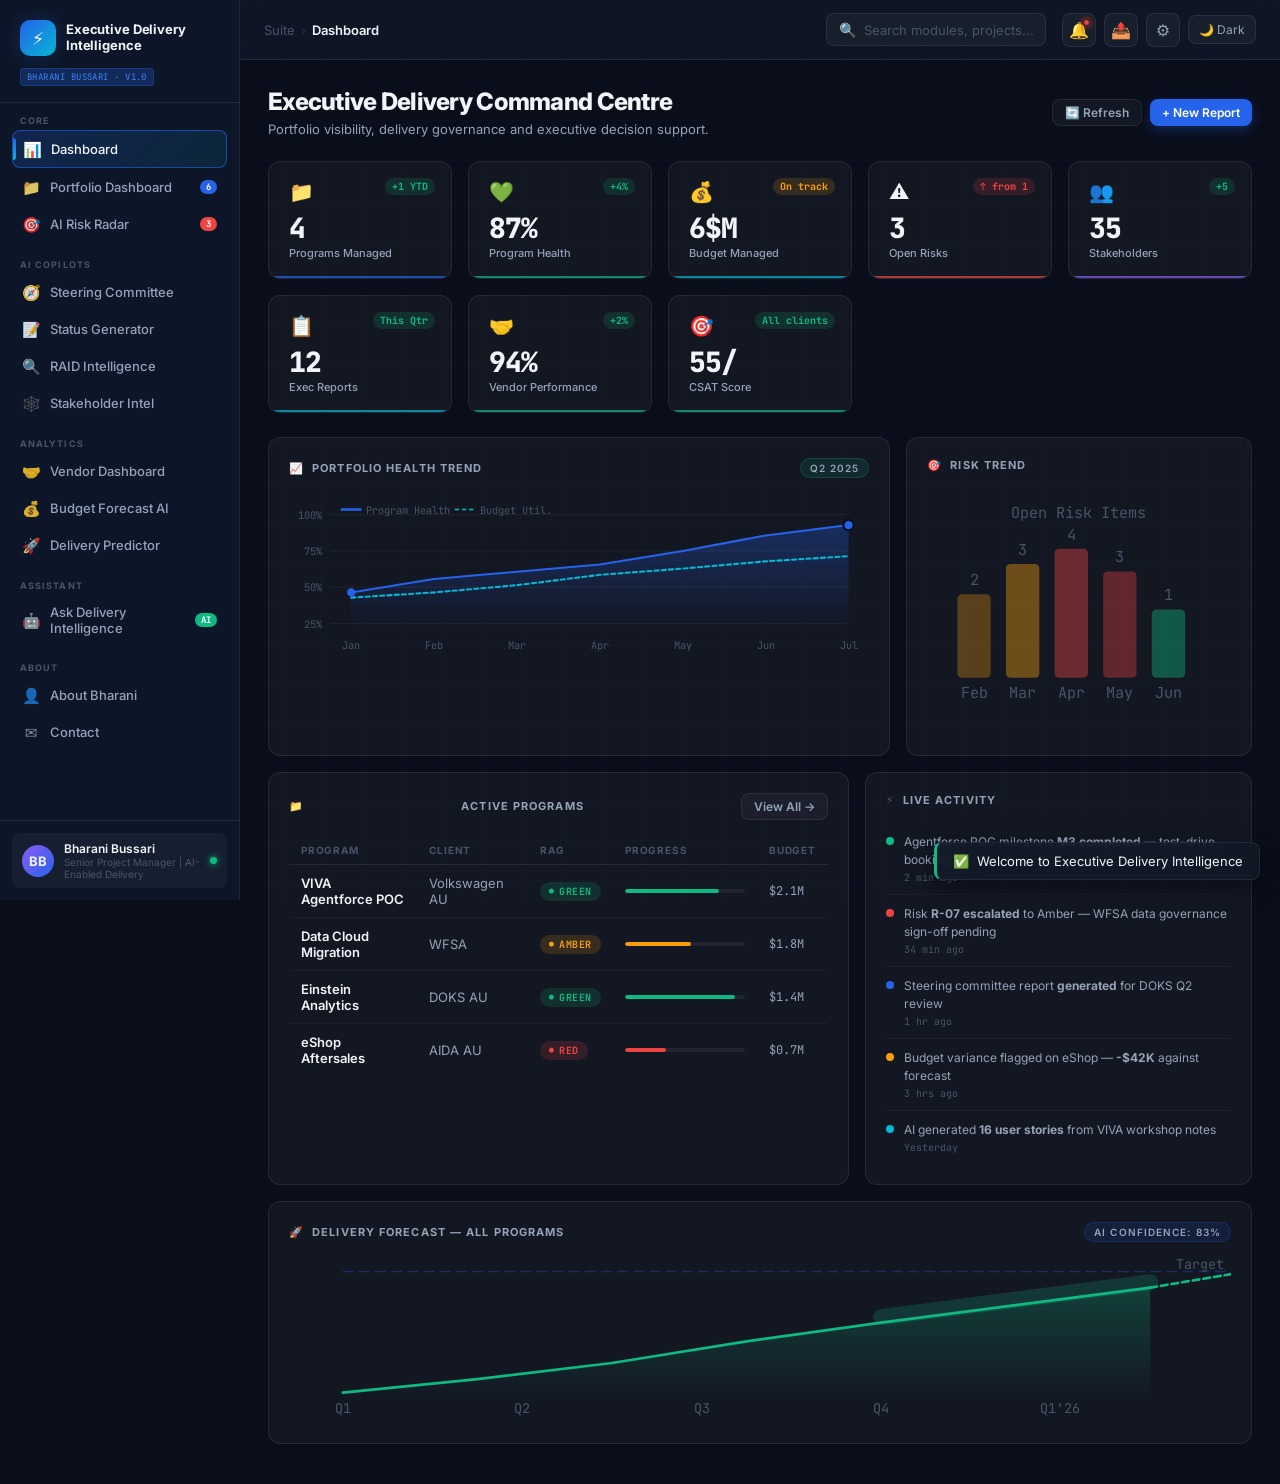
<file: index.html>
<!DOCTYPE html>
<html lang="en">
<head>
<meta charset="UTF-8">
<meta name="viewport" content="width=device-width, initial-scale=1.0">
<title>Executive Delivery Intelligence | Bharani Bussari</title>
<link rel="preconnect" href="https://fonts.googleapis.com">
<link rel="preconnect" href="https://fonts.gstatic.com" crossorigin>
<link href="https://fonts.googleapis.com/css2?family=Inter:wght@300;400;500;600;700;800&family=JetBrains+Mono:wght@400;500;700&display=swap" rel="stylesheet">
<style>
/* ============================================================
   EXECUTIVE DELIVERY INTELLIGENCE
   Design System — Token Definitions
   ============================================================ */
:root {
  /* Palette */
  --bg-base:        #0A0E1A;
  --bg-surface:     #111827;
  --bg-sidebar:     #0D1628;
  --bg-card:        rgba(255,255,255,0.04);
  --bg-card-hover:  rgba(255,255,255,0.07);
  --bg-glass:       rgba(17, 24, 39, 0.8);
  --border:         rgba(255,255,255,0.08);
  --border-active:  rgba(37,99,235,0.6);

  --primary:        #2563EB;
  --primary-light:  #3B82F6;
  --primary-glow:   rgba(37,99,235,0.25);
  --accent:         #06B6D4;
  --accent-glow:    rgba(6,182,212,0.2);
  --success:        #10B981;
  --warning:        #F59E0B;
  --danger:         #EF4444;
  --purple:         #8B5CF6;

  /* Text */
  --text-primary:   #F1F5F9;
  --text-secondary: #94A3B8;
  --text-muted:     #475569;
  --text-accent:    #06B6D4;

  /* Layout */
  --sidebar-w:      240px;
  --topbar-h:       60px;
  --radius:         12px;
  --radius-sm:      8px;
  --radius-lg:      16px;

  /* Transitions */
  --transition:     0.2s ease;
  --transition-slow: 0.4s ease;

  /* Font */
  --font-ui:        'Inter', system-ui, sans-serif;
  --font-mono:      'JetBrains Mono', monospace;
}

/* ============================================================
   RESET & BASE
   ============================================================ */
*, *::before, *::after { box-sizing: border-box; margin: 0; padding: 0; }
html { scroll-behavior: smooth; }
body {
  font-family: var(--font-ui);
  background: var(--bg-base);
  color: var(--text-primary);
  min-height: 100vh;
  overflow-x: hidden;
}

/* Animated grid background */
body::before {
  content: '';
  position: fixed;
  inset: 0;
  background-image:
    linear-gradient(rgba(37,99,235,0.03) 1px, transparent 1px),
    linear-gradient(90deg, rgba(37,99,235,0.03) 1px, transparent 1px);
  background-size: 40px 40px;
  z-index: 0;
  pointer-events: none;
}

/* ============================================================
   SIDEBAR
   ============================================================ */
.sidebar {
  position: fixed;
  top: 0; left: 0;
  width: var(--sidebar-w);
  height: 100vh;
  background: var(--bg-sidebar);
  border-right: 1px solid var(--border);
  display: flex;
  flex-direction: column;
  z-index: 100;
  overflow-y: auto;
  overflow-x: hidden;
  transition: transform var(--transition-slow);
}

/* Sidebar brand */
.sidebar-brand {
  padding: 20px 20px 16px;
  border-bottom: 1px solid var(--border);
  flex-shrink: 0;
}
.brand-logo {
  display: flex;
  align-items: center;
  gap: 10px;
  margin-bottom: 6px;
}
.brand-icon {
  width: 36px; height: 36px;
  background: linear-gradient(135deg, var(--primary), var(--accent));
  border-radius: 10px;
  display: flex; align-items: center; justify-content: center;
  font-size: 18px;
  flex-shrink: 0;
  box-shadow: 0 0 20px var(--primary-glow);
}
.brand-name {
  font-size: 13px;
  font-weight: 700;
  color: var(--text-primary);
  line-height: 1.2;
  letter-spacing: -0.01em;
}
.brand-sub {
  font-size: 10px;
  color: var(--text-muted);
  letter-spacing: 0.05em;
  text-transform: uppercase;
  font-weight: 500;
}
.brand-tag {
  display: inline-block;
  font-size: 9px;
  font-family: var(--font-mono);
  background: var(--primary-glow);
  color: var(--primary-light);
  border: 1px solid rgba(37,99,235,0.3);
  border-radius: 4px;
  padding: 2px 6px;
  margin-top: 6px;
  letter-spacing: 0.05em;
  text-transform: uppercase;
}

/* Nav sections */
.nav-section {
  padding: 12px 12px 4px;
}
.nav-section-label {
  font-size: 9px;
  font-weight: 700;
  color: var(--text-muted);
  letter-spacing: 0.12em;
  text-transform: uppercase;
  padding: 0 8px;
  margin-bottom: 4px;
}

.nav-item {
  display: flex;
  align-items: center;
  gap: 10px;
  padding: 9px 10px;
  border-radius: var(--radius-sm);
  cursor: pointer;
  transition: all var(--transition);
  color: var(--text-secondary);
  font-size: 13px;
  font-weight: 500;
  position: relative;
  margin-bottom: 1px;
  user-select: none;
}
.nav-item:hover {
  background: var(--bg-card-hover);
  color: var(--text-primary);
}
.nav-item.active {
  background: linear-gradient(135deg, rgba(37,99,235,0.2), rgba(6,182,212,0.1));
  color: var(--text-primary);
  border: 1px solid var(--border-active);
}
.nav-item.active::before {
  content: '';
  position: absolute;
  left: 0; top: 20%; bottom: 20%;
  width: 3px;
  background: linear-gradient(to bottom, var(--primary), var(--accent));
  border-radius: 0 3px 3px 0;
}
.nav-icon {
  width: 18px;
  height: 18px;
  display: flex;
  align-items: center;
  justify-content: center;
  font-size: 15px;
  flex-shrink: 0;
  opacity: 0.85;
}
.nav-item.active .nav-icon { opacity: 1; }
.nav-badge {
  margin-left: auto;
  background: var(--danger);
  color: white;
  font-size: 9px;
  font-weight: 700;
  padding: 1px 6px;
  border-radius: 10px;
  font-family: var(--font-mono);
}
.nav-badge.blue { background: var(--primary); }
.nav-badge.green { background: var(--success); }

/* Sidebar footer */
.sidebar-footer {
  margin-top: auto;
  padding: 12px;
  border-top: 1px solid var(--border);
  flex-shrink: 0;
}
.user-card {
  display: flex;
  align-items: center;
  gap: 10px;
  padding: 8px 10px;
  border-radius: var(--radius-sm);
  background: var(--bg-card);
  cursor: pointer;
  transition: background var(--transition);
}
.user-card:hover { background: var(--bg-card-hover); }
.user-avatar {
  width: 32px; height: 32px;
  border-radius: 50%;
  background: linear-gradient(135deg, var(--purple), var(--primary));
  display: flex; align-items: center; justify-content: center;
  font-size: 13px;
  font-weight: 700;
  flex-shrink: 0;
}
.user-info { flex: 1; min-width: 0; }
.user-name {
  font-size: 12px;
  font-weight: 600;
  color: var(--text-primary);
  white-space: nowrap;
  overflow: hidden;
  text-overflow: ellipsis;
}
.user-role {
  font-size: 10px;
  color: var(--text-muted);
}
.user-status {
  width: 7px; height: 7px;
  border-radius: 50%;
  background: var(--success);
  box-shadow: 0 0 6px var(--success);
  flex-shrink: 0;
}

/* ============================================================
   TOPBAR
   ============================================================ */
.topbar {
  position: fixed;
  top: 0;
  left: var(--sidebar-w);
  right: 0;
  height: var(--topbar-h);
  background: var(--bg-glass);
  backdrop-filter: blur(12px);
  -webkit-backdrop-filter: blur(12px);
  border-bottom: 1px solid var(--border);
  display: flex;
  align-items: center;
  padding: 0 24px;
  gap: 16px;
  z-index: 90;
}

.topbar-breadcrumb {
  display: flex;
  align-items: center;
  gap: 6px;
  font-size: 13px;
  color: var(--text-muted);
  flex: 1;
}
.breadcrumb-sep { opacity: 0.4; }
.breadcrumb-current {
  color: var(--text-primary);
  font-weight: 600;
}

.topbar-search {
  display: flex;
  align-items: center;
  gap: 8px;
  background: var(--bg-card);
  border: 1px solid var(--border);
  border-radius: var(--radius-sm);
  padding: 7px 12px;
  width: 220px;
  cursor: text;
  transition: border-color var(--transition);
}
.topbar-search:focus-within { border-color: var(--primary); }
.topbar-search input {
  background: none;
  border: none;
  outline: none;
  color: var(--text-primary);
  font-family: var(--font-ui);
  font-size: 13px;
  width: 100%;
}
.topbar-search input::placeholder { color: var(--text-muted); }
.search-icon { color: var(--text-muted); font-size: 14px; }

.topbar-actions {
  display: flex;
  align-items: center;
  gap: 8px;
}
.topbar-btn {
  position: relative;
  width: 34px; height: 34px;
  border-radius: var(--radius-sm);
  background: var(--bg-card);
  border: 1px solid var(--border);
  display: flex; align-items: center; justify-content: center;
  cursor: pointer;
  font-size: 16px;
  transition: all var(--transition);
  color: var(--text-secondary);
}
.topbar-btn:hover {
  background: var(--bg-card-hover);
  color: var(--text-primary);
  border-color: var(--border-active);
}
.notif-dot {
  position: absolute;
  top: 5px; right: 5px;
  width: 7px; height: 7px;
  background: var(--danger);
  border-radius: 50%;
  border: 1.5px solid var(--bg-surface);
  box-shadow: 0 0 6px var(--danger);
}

.dark-toggle {
  display: flex;
  align-items: center;
  gap: 6px;
  padding: 6px 10px;
  border-radius: var(--radius-sm);
  background: var(--bg-card);
  border: 1px solid var(--border);
  cursor: pointer;
  font-size: 12px;
  color: var(--text-secondary);
  transition: all var(--transition);
  font-family: var(--font-ui);
}
.dark-toggle:hover { color: var(--text-primary); border-color: var(--border-active); }

/* ============================================================
   MAIN CONTENT
   ============================================================ */
.main {
  margin-left: var(--sidebar-w);
  padding-top: var(--topbar-h);
  min-height: 100vh;
  position: relative;
  z-index: 1;
}

.page {
  display: none;
  padding: 28px 28px 40px;
  animation: pageIn 0.3s ease;
}
.page.active { display: block; }
@keyframes pageIn {
  from { opacity: 0; transform: translateY(8px); }
  to   { opacity: 1; transform: translateY(0); }
}

/* Page header */
.page-header {
  margin-bottom: 24px;
}
.page-title {
  font-size: 24px;
  font-weight: 800;
  color: var(--text-primary);
  letter-spacing: -0.03em;
  line-height: 1.2;
}
.page-subtitle {
  font-size: 13px;
  color: var(--text-secondary);
  margin-top: 4px;
}

/* ============================================================
   CARDS
   ============================================================ */
.card {
  background: var(--bg-card);
  border: 1px solid var(--border);
  border-radius: var(--radius);
  padding: 20px;
  transition: all var(--transition);
  position: relative;
  overflow: hidden;
}
.card:hover {
  border-color: rgba(255,255,255,0.12);
  background: var(--bg-card-hover);
}
.card-title {
  font-size: 11px;
  font-weight: 700;
  letter-spacing: 0.1em;
  text-transform: uppercase;
  color: var(--text-muted);
  margin-bottom: 16px;
  display: flex;
  align-items: center;
  gap: 8px;
}
.card-title span { color: var(--text-secondary); }

/* ============================================================
   KPI CARDS
   ============================================================ */
.kpi-grid {
  display: grid;
  grid-template-columns: repeat(auto-fill, minmax(180px, 1fr));
  gap: 16px;
  margin-bottom: 24px;
}

.kpi-card {
  background: var(--bg-card);
  border: 1px solid var(--border);
  border-radius: var(--radius);
  padding: 18px 20px;
  position: relative;
  overflow: hidden;
  transition: all var(--transition);
  cursor: default;
}
.kpi-card::after {
  content: '';
  position: absolute;
  bottom: 0; left: 0; right: 0;
  height: 2px;
  background: var(--kpi-color, var(--primary));
  border-radius: 0 0 var(--radius) var(--radius);
  opacity: 0.7;
}
.kpi-card:hover {
  border-color: var(--kpi-color, var(--primary));
  transform: translateY(-1px);
  box-shadow: 0 8px 24px rgba(0,0,0,0.3);
}
.kpi-icon {
  font-size: 20px;
  margin-bottom: 10px;
  display: block;
}
.kpi-value {
  font-size: 28px;
  font-weight: 800;
  font-family: var(--font-mono);
  color: var(--text-primary);
  letter-spacing: -0.03em;
  line-height: 1;
  margin-bottom: 4px;
}
.kpi-label {
  font-size: 11px;
  color: var(--text-secondary);
  font-weight: 500;
}
.kpi-trend {
  position: absolute;
  top: 16px; right: 16px;
  font-size: 10px;
  font-family: var(--font-mono);
  font-weight: 700;
  padding: 2px 7px;
  border-radius: 10px;
}
.kpi-trend.up { background: rgba(16,185,129,0.15); color: var(--success); }
.kpi-trend.down { background: rgba(239,68,68,0.15); color: var(--danger); }
.kpi-trend.flat { background: rgba(245,158,11,0.15); color: var(--warning); }

/* Pulse animation on active KPI */
.kpi-card.pulse-blue {
  --kpi-color: var(--primary);
  animation: pulseBorder 3s ease-in-out infinite;
}
@keyframes pulseBorder {
  0%, 100% { box-shadow: 0 0 0 0 rgba(37,99,235,0); }
  50%       { box-shadow: 0 0 0 4px rgba(37,99,235,0.1); }
}

/* ============================================================
   GRID LAYOUTS
   ============================================================ */
.grid-2 { display: grid; grid-template-columns: 1fr 1fr; gap: 16px; }
.grid-3 { display: grid; grid-template-columns: 1fr 1fr 1fr; gap: 16px; }
.grid-7030 { display: grid; grid-template-columns: 1.8fr 1fr; gap: 16px; }
.grid-6040 { display: grid; grid-template-columns: 3fr 2fr; gap: 16px; }

/* ============================================================
   RAG STATUS
   ============================================================ */
.rag {
  display: inline-flex;
  align-items: center;
  gap: 5px;
  font-size: 10px;
  font-weight: 700;
  padding: 3px 9px;
  border-radius: 20px;
  font-family: var(--font-mono);
  letter-spacing: 0.05em;
}
.rag::before {
  content: '●';
  font-size: 8px;
}
.rag.green { background: rgba(16,185,129,0.15); color: var(--success); }
.rag.amber { background: rgba(245,158,11,0.15); color: var(--warning); }
.rag.red   { background: rgba(239,68,68,0.15); color: var(--danger); }

/* ============================================================
   BUTTONS
   ============================================================ */
.btn {
  display: inline-flex;
  align-items: center;
  gap: 6px;
  padding: 8px 16px;
  border-radius: var(--radius-sm);
  font-family: var(--font-ui);
  font-size: 13px;
  font-weight: 600;
  cursor: pointer;
  transition: all var(--transition);
  border: none;
  outline: none;
  text-decoration: none;
}
.btn-primary {
  background: var(--primary);
  color: white;
  box-shadow: 0 4px 12px rgba(37,99,235,0.3);
}
.btn-primary:hover {
  background: var(--primary-light);
  box-shadow: 0 6px 20px rgba(37,99,235,0.4);
  transform: translateY(-1px);
}
.btn-ghost {
  background: var(--bg-card);
  color: var(--text-secondary);
  border: 1px solid var(--border);
}
.btn-ghost:hover {
  background: var(--bg-card-hover);
  color: var(--text-primary);
  border-color: var(--border-active);
}
.btn-accent {
  background: rgba(6,182,212,0.15);
  color: var(--accent);
  border: 1px solid rgba(6,182,212,0.3);
}
.btn-accent:hover {
  background: rgba(6,182,212,0.25);
}
.btn-sm { padding: 5px 12px; font-size: 12px; }
.btn-lg { padding: 11px 22px; font-size: 14px; }
.btn:focus-visible,
.nav-item:focus-visible,
.project-card:focus-visible,
.filter-tab:focus-visible,
.prompt-template-btn:focus-visible {
  outline: 2px solid var(--primary-light);
  outline-offset: 2px;
}

/* ============================================================
   CHARTS (SVG-based, no libraries)
   ============================================================ */
.chart-wrap {
  width: 100%;
  overflow: hidden;
  border-radius: var(--radius-sm);
}
.chart-label {
  font-size: 10px;
  font-family: var(--font-mono);
  fill: var(--text-muted);
}
.chart-line {
  fill: none;
  stroke-width: 2;
  stroke-linecap: round;
  stroke-linejoin: round;
}

/* Mini sparkline */
.sparkline { display: inline-block; vertical-align: middle; }

/* ============================================================
   TABLE
   ============================================================ */
.data-table {
  width: 100%;
  border-collapse: collapse;
  font-size: 13px;
}
.data-table th {
  text-align: left;
  padding: 8px 12px;
  font-size: 10px;
  font-weight: 700;
  letter-spacing: 0.08em;
  text-transform: uppercase;
  color: var(--text-muted);
  border-bottom: 1px solid var(--border);
}
.data-table td {
  padding: 10px 12px;
  border-bottom: 1px solid rgba(255,255,255,0.04);
  color: var(--text-secondary);
  vertical-align: middle;
}
.data-table tr:last-child td { border-bottom: none; }
.data-table tr:hover td {
  background: var(--bg-card);
  color: var(--text-primary);
}
.data-table .td-primary { color: var(--text-primary); font-weight: 600; }
.data-table .td-mono { font-family: var(--font-mono); font-size: 12px; }

/* ============================================================
   PROGRESS BAR
   ============================================================ */
.progress-bar {
  width: 100%;
  height: 4px;
  background: rgba(255,255,255,0.06);
  border-radius: 4px;
  overflow: hidden;
}
.progress-fill {
  height: 100%;
  border-radius: 4px;
  transition: width 1s ease;
}

/* ============================================================
   INPUT / TEXTAREA
   ============================================================ */
.form-group { margin-bottom: 14px; }
.form-label {
  display: block;
  font-size: 11px;
  font-weight: 700;
  color: var(--text-secondary);
  letter-spacing: 0.05em;
  text-transform: uppercase;
  margin-bottom: 6px;
}
.form-input,
.form-textarea,
.form-select {
  width: 100%;
  background: rgba(255,255,255,0.04);
  border: 1px solid var(--border);
  border-radius: var(--radius-sm);
  color: var(--text-primary);
  font-family: var(--font-ui);
  font-size: 13px;
  padding: 9px 12px;
  outline: none;
  transition: border-color var(--transition);
  resize: vertical;
}
.form-input:focus,
.form-textarea:focus,
.form-select:focus {
  border-color: var(--primary);
  box-shadow: 0 0 0 3px var(--primary-glow);
}
.form-input::placeholder,
.form-textarea::placeholder { color: var(--text-muted); }
.form-select option { background: var(--bg-surface); }
.form-textarea { min-height: 90px; }

/* ============================================================
   TAGS / CHIPS
   ============================================================ */
.chip {
  display: inline-flex;
  align-items: center;
  gap: 4px;
  padding: 3px 9px;
  border-radius: 20px;
  font-size: 10px;
  font-weight: 600;
  border: 1px solid;
}
.chip-blue  { background: rgba(37,99,235,0.12); color: var(--primary-light); border-color: rgba(37,99,235,0.2); }
.chip-cyan  { background: rgba(6,182,212,0.12); color: var(--accent); border-color: rgba(6,182,212,0.2); }
.chip-green { background: rgba(16,185,129,0.12); color: var(--success); border-color: rgba(16,185,129,0.2); }
.chip-amber { background: rgba(245,158,11,0.12); color: var(--warning); border-color: rgba(245,158,11,0.2); }
.chip-red   { background: rgba(239,68,68,0.12); color: var(--danger); border-color: rgba(239,68,68,0.2); }
.chip-purple{ background: rgba(139,92,246,0.12); color: var(--purple); border-color: rgba(139,92,246,0.2); }

/* ============================================================
   AI THINKING ANIMATION
   ============================================================ */
.ai-thinking {
  display: flex;
  align-items: center;
  gap: 8px;
  color: var(--text-accent);
  font-size: 12px;
  font-family: var(--font-mono);
}
.dots span {
  display: inline-block;
  width: 5px; height: 5px;
  border-radius: 50%;
  background: var(--accent);
  animation: dotBounce 1.2s ease-in-out infinite;
}
.dots span:nth-child(2) { animation-delay: 0.15s; }
.dots span:nth-child(3) { animation-delay: 0.3s; }
@keyframes dotBounce {
  0%, 80%, 100% { transform: scale(0.6); opacity: 0.4; }
  40%           { transform: scale(1); opacity: 1; }
}

/* ============================================================
   OUTPUT BLOCK (AI responses)
   ============================================================ */
.output-block {
  background: rgba(6,182,212,0.05);
  border: 1px solid rgba(6,182,212,0.15);
  border-left: 3px solid var(--accent);
  border-radius: 0 var(--radius-sm) var(--radius-sm) 0;
  padding: 16px 18px;
  font-size: 13px;
  color: var(--text-primary);
  line-height: 1.7;
}
.output-block h4 {
  font-size: 11px;
  font-weight: 700;
  letter-spacing: 0.08em;
  text-transform: uppercase;
  color: var(--accent);
  margin-bottom: 8px;
}

/* ============================================================
   NOTIFICATIONS / TOAST
   ============================================================ */
#toast-container {
  position: fixed;
  bottom: 20px;
  right: 20px;
  z-index: 9999;
  display: flex;
  flex-direction: column;
  gap: 8px;
}
.toast {
  background: var(--bg-glass);
  backdrop-filter: blur(12px);
  border: 1px solid var(--border);
  border-radius: var(--radius-sm);
  padding: 10px 16px;
  font-size: 13px;
  color: var(--text-primary);
  display: flex;
  align-items: center;
  gap: 8px;
  animation: toastIn 0.3s ease;
  min-width: 240px;
  box-shadow: 0 8px 24px rgba(0,0,0,0.4);
}
@keyframes toastIn {
  from { opacity: 0; transform: translateX(20px); }
  to   { opacity: 1; transform: translateX(0); }
}
.toast.success { border-left: 3px solid var(--success); }
.toast.error   { border-left: 3px solid var(--danger); }
.toast.info    { border-left: 3px solid var(--primary); }

/* ============================================================
   MOBILE TOGGLE
   ============================================================ */
.mobile-menu-btn {
  display: none;
  position: fixed;
  top: 14px; left: 14px;
  z-index: 200;
  width: 36px; height: 36px;
  border-radius: var(--radius-sm);
  background: var(--bg-surface);
  border: 1px solid var(--border);
  align-items: center; justify-content: center;
  cursor: pointer;
  font-size: 18px;
}
.sidebar-overlay {
  display: none;
  position: fixed;
  inset: 0;
  background: rgba(0,0,0,0.6);
  z-index: 99;
  backdrop-filter: blur(2px);
}

/* ============================================================
   RESPONSIVE
   ============================================================ */
@media (max-width: 900px) {
  .grid-2 { grid-template-columns: 1fr; }
  .grid-3 { grid-template-columns: 1fr 1fr; }
  .grid-7030, .grid-6040 { grid-template-columns: 1fr; }
  .kpi-grid { grid-template-columns: repeat(2, 1fr); }
  .project-cards-grid { grid-template-columns: 1fr !important; }
}
@media (max-width: 640px) {
  .sidebar {
    transform: translateX(-100%);
    z-index: 110;
  }
  .sidebar.open { transform: translateX(0); }
  .sidebar-overlay.open { display: block; }
  .mobile-menu-btn { display: flex; }
  .main { margin-left: 0; }
  .topbar { left: 0; padding-left: 56px; }
  .kpi-grid { grid-template-columns: 1fr 1fr; }
  .page { padding: 20px 16px 32px; }
  .topbar-search { display: none; }
  .grid-3 { grid-template-columns: 1fr; }
  .portfolio-toolbar { flex-direction: column; align-items: stretch; }
  .project-meta-grid { grid-template-columns: 1fr 1fr; }
}

/* ============================================================
   SCROLLBAR
   ============================================================ */
::-webkit-scrollbar { width: 5px; height: 5px; }
::-webkit-scrollbar-track { background: transparent; }
::-webkit-scrollbar-thumb { background: rgba(255,255,255,0.1); border-radius: 10px; }
::-webkit-scrollbar-thumb:hover { background: rgba(255,255,255,0.2); }

/* ============================================================
   DASHBOARD SPECIFIC
   ============================================================ */
.activity-item {
  display: flex;
  align-items: flex-start;
  gap: 10px;
  padding: 10px 0;
  border-bottom: 1px solid rgba(255,255,255,0.04);
}
.activity-item:last-child { border-bottom: none; }
.activity-dot {
  width: 8px; height: 8px;
  border-radius: 50%;
  margin-top: 4px;
  flex-shrink: 0;
}
.activity-text { font-size: 12px; color: var(--text-secondary); line-height: 1.5; }
.activity-time { font-size: 10px; color: var(--text-muted); font-family: var(--font-mono); margin-top: 2px; }

/* Coming soon state */
.coming-soon {
  display: flex;
  flex-direction: column;
  align-items: center;
  justify-content: center;
  padding: 80px 20px;
  text-align: center;
  gap: 16px;
}
.coming-soon-icon { font-size: 48px; }
.coming-soon h3 {
  font-size: 18px;
  font-weight: 700;
  color: var(--text-primary);
}
.coming-soon p {
  font-size: 13px;
  color: var(--text-secondary);
  max-width: 340px;
  line-height: 1.6;
}

/* Divider */
.divider {
  height: 1px;
  background: var(--border);
  margin: 20px 0;
}

/* Flex utilities */
.flex { display: flex; }
.flex-center { display: flex; align-items: center; justify-content: center; }
.flex-between { display: flex; align-items: center; justify-content: space-between; }
.gap-8 { gap: 8px; }
.gap-12 { gap: 12px; }
.mt-4 { margin-top: 4px; }
.mt-8 { margin-top: 8px; }
.mt-12 { margin-top: 12px; }
.mt-16 { margin-top: 16px; }
.mb-16 { margin-bottom: 16px; }

/* Score ring */
.score-ring-wrap {
  display: flex;
  flex-direction: column;
  align-items: center;
  gap: 6px;
}
.score-ring-label {
  font-size: 11px;
  color: var(--text-muted);
  text-align: center;
}

/* Text */
.text-success { color: var(--success); }
.text-danger  { color: var(--danger); }
.text-warning { color: var(--warning); }
.text-accent  { color: var(--accent); }
.text-muted   { color: var(--text-muted); }
.text-mono    { font-family: var(--font-mono); }
.text-sm      { font-size: 12px; }
.text-xs      { font-size: 10px; }
.font-bold    { font-weight: 700; }

/* ============================================================
   PROMPT TEMPLATE BUTTONS (Ask Delivery Intelligence page)
   ============================================================ */
.prompt-template-btn {
  display: block;
  width: 100%;
  text-align: left;
  background: var(--bg-card);
  border: 1px solid var(--border);
  border-radius: var(--radius-sm);
  padding: 8px 12px;
  color: var(--text-secondary);
  font-family: var(--font-ui);
  font-size: 12px;
  font-weight: 500;
  cursor: pointer;
  transition: all var(--transition);
  line-height: 1.4;
}
.prompt-template-btn:hover {
  background: var(--bg-card-hover);
  color: var(--text-primary);
  border-color: var(--border-active);
  transform: translateX(2px);
}

/* AI Chat message bubbles */
.msg-user {
  display: flex;
  gap: 10px;
  align-items: flex-start;
  flex-direction: row-reverse;
}
.msg-user .msg-bubble {
  background: linear-gradient(135deg, rgba(37,99,235,0.25), rgba(6,182,212,0.15));
  border: 1px solid rgba(37,99,235,0.3);
  border-radius: 10px 0 10px 10px;
}
.msg-ai {
  display: flex;
  gap: 10px;
  align-items: flex-start;
}
.msg-ai .msg-bubble {
  background: rgba(37,99,235,0.08);
  border: 1px solid rgba(37,99,235,0.15);
  border-radius: 0 10px 10px 10px;
}
.msg-bubble {
  padding: 10px 14px;
  max-width: 88%;
  font-size: 12px;
  color: var(--text-primary);
  line-height: 1.65;
}
.msg-avatar {
  width: 28px; height: 28px;
  border-radius: 50%;
  display: flex; align-items: center; justify-content: center;
  font-size: 13px;
  flex-shrink: 0;
}
.msg-time {
  font-size: 10px;
  color: var(--text-muted);
  margin-top: 5px;
  font-family: var(--font-mono);
}

/* Output section styling inside modules */
.ai-output-section { margin-top: 16px; }
.ai-output-section h3 {
  font-size: 13px;
  font-weight: 700;
  color: var(--text-primary);
  margin-bottom: 10px;
  padding-bottom: 8px;
  border-bottom: 1px solid var(--border);
}
.ai-output-section h4 {
  font-size: 11px;
  font-weight: 700;
  color: var(--accent);
  text-transform: uppercase;
  letter-spacing: 0.08em;
  margin: 12px 0 6px;
}
.ai-output-section p, .ai-output-section li {
  font-size: 12px;
  color: var(--text-secondary);
  line-height: 1.7;
}
.ai-output-section ul { padding-left: 16px; }
.ai-output-section li { margin-bottom: 4px; }
.ai-rag-header {
  display: flex;
  align-items: center;
  gap: 12px;
  padding: 12px 16px;
  background: var(--bg-base);
  border-radius: var(--radius-sm);
  margin-bottom: 14px;
  border: 1px solid var(--border);
}

/* ============================================================
   PORTFOLIO DASHBOARD — ENHANCED
   ============================================================ */
.portfolio-toolbar {
  display: flex;
  align-items: center;
  justify-content: space-between;
  flex-wrap: wrap;
  gap: 12px;
  margin-bottom: 18px;
}
.filter-tabs { display: flex; gap: 6px; flex-wrap: wrap; }
.filter-tab {
  font-size: 12px;
  font-weight: 600;
  padding: 7px 14px;
  border-radius: var(--radius-sm);
  border: 1px solid var(--border);
  background: var(--bg-card);
  color: var(--text-secondary);
  cursor: pointer;
  transition: all var(--transition);
  font-family: var(--font-ui);
}
.filter-tab:hover { border-color: var(--border-active); color: var(--text-primary); }
.filter-tab.active {
  background: linear-gradient(135deg, var(--primary), var(--accent));
  color: #fff;
  border-color: transparent;
}

.project-cards-grid {
  display: grid;
  grid-template-columns: repeat(2, 1fr);
  gap: 16px;
  margin-bottom: 24px;
}

.project-card {
  display: flex;
  flex-direction: column;
  cursor: pointer;
}
.project-card:hover { border-color: var(--border-active); }

.project-card-head {
  display: flex;
  align-items: flex-start;
  justify-content: space-between;
  gap: 12px;
  margin-bottom: 4px;
}
.project-card-title { font-size: 15px; font-weight: 700; color: var(--text-primary); line-height: 1.3; }
.project-card-client { font-size: 11px; color: var(--text-muted); margin-top: 3px; }

.project-meta-grid {
  display: grid;
  grid-template-columns: 1fr 1fr;
  gap: 10px 16px;
  margin: 14px 0;
}
.pm-item { display: flex; flex-direction: column; gap: 2px; }
.pm-item .pm-label { font-size: 10px; font-weight: 700; letter-spacing: 0.06em; text-transform: uppercase; color: var(--text-muted); }
.pm-item .pm-value { font-size: 12px; font-weight: 600; color: var(--text-primary); font-family: var(--font-mono); }
.pm-item .pm-value.plain { font-family: var(--font-ui); font-weight: 500; }

.sprint-dots { display: flex; gap: 4px; align-items: center; }
.sdot { width: 11px; height: 11px; border-radius: 3px; background: var(--border); }
.sdot.done { background: var(--primary); }
.sdot.active { background: var(--accent); }

.budget-row { grid-column: 1 / -1; }
.budget-row-labels { display: flex; justify-content: space-between; font-size: 11px; color: var(--text-secondary); margin-bottom: 5px; }

.project-highlight {
  font-size: 12px;
  color: var(--text-secondary);
  line-height: 1.6;
  padding-top: 12px;
  border-top: 1px solid var(--border);
}
.project-footer {
  display: flex;
  gap: 10px;
  flex-wrap: wrap;
  align-items: center;
  justify-content: space-between;
  margin-top: 14px;
  padding-top: 12px;
  border-top: 1px solid var(--border);
}
.footer-badges { display: flex; gap: 8px; flex-wrap: wrap; }
.footer-badge {
  font-size: 10px;
  font-weight: 700;
  padding: 3px 9px;
  border-radius: 10px;
  font-family: var(--font-mono);
}
.footer-badge.ok   { background: rgba(16,185,129,0.15); color: var(--success); }
.footer-badge.warn { background: rgba(245,158,11,0.15); color: var(--warning); }
.footer-badge.crit { background: rgba(239,68,68,0.15); color: var(--danger); }
.footer-badge.info { background: rgba(37,99,235,0.15); color: var(--primary-light); }

.empty-portfolio-state {
  grid-column: 1 / -1;
  display: flex;
  flex-direction: column;
  align-items: center;
  justify-content: center;
  padding: 60px 20px;
  text-align: center;
  gap: 10px;
  color: var(--text-secondary);
  border: 1px dashed var(--border);
  border-radius: var(--radius);
}

/* Timeline */
.timeline-scroll { overflow-x: auto; }
.timeline-table { width: 100%; border-collapse: collapse; min-width: 640px; }
.timeline-table th {
  text-align: left;
  padding: 6px 10px;
  font-size: 10px;
  font-weight: 700;
  letter-spacing: 0.08em;
  text-transform: uppercase;
  color: var(--text-muted);
  border-bottom: 1px solid var(--border);
}
.timeline-table td {
  padding: 9px 10px;
  border-bottom: 1px solid rgba(255,255,255,0.04);
  font-size: 12px;
  color: var(--text-secondary);
  vertical-align: middle;
}
.tl-track {
  position: relative;
  height: 20px;
  background: var(--bg-base);
  border-radius: 4px;
  border: 1px solid var(--border);
}
.tl-fill { position: absolute; top: 0; bottom: 0; border-radius: 4px; opacity: 0.85; }
.tl-today-marker { position: absolute; top: -3px; bottom: -3px; width: 2px; background: var(--danger); z-index: 2; }
.tl-today-marker::before {
  content: 'TODAY';
  position: absolute;
  top: -14px; left: 50%;
  transform: translateX(-50%);
  font-size: 8px;
  font-weight: 700;
  color: var(--danger);
  letter-spacing: 0.08em;
  white-space: nowrap;
}

/* Modal */
.edi-modal-overlay {
  position: fixed;
  inset: 0;
  background: rgba(5,8,16,0.72);
  backdrop-filter: blur(3px);
  z-index: 500;
  display: flex;
  align-items: center;
  justify-content: center;
  padding: 20px;
}
.edi-modal {
  background: var(--bg-surface);
  border: 1px solid var(--border);
  border-radius: var(--radius-lg);
  max-width: 540px;
  width: 100%;
  max-height: 85vh;
  overflow-y: auto;
  box-shadow: 0 20px 60px rgba(0,0,0,0.5);
}
.edi-modal-head {
  display: flex;
  align-items: flex-start;
  justify-content: space-between;
  gap: 12px;
  padding: 20px 22px;
  border-bottom: 1px solid var(--border);
  position: sticky;
  top: 0;
  background: var(--bg-surface);
}
.edi-modal-close {
  background: var(--bg-card);
  border: 1px solid var(--border);
  color: var(--text-secondary);
  width: 30px; height: 30px;
  border-radius: var(--radius-sm);
  cursor: pointer;
  font-size: 16px;
  flex-shrink: 0;
}
.edi-modal-close:hover { color: var(--text-primary); border-color: var(--border-active); }
.edi-modal-body { padding: 20px 22px; display: flex; flex-direction: column; gap: 12px; }
.edi-detail-row { display: flex; gap: 10px; }
.edi-detail-label { font-size: 10px; font-weight: 700; letter-spacing: 0.08em; text-transform: uppercase; color: var(--text-muted); min-width: 110px; padding-top: 1px; }
.edi-detail-value { font-size: 12px; color: var(--text-primary); flex: 1; line-height: 1.6; }

</style>
</head>
<body>

<!-- Mobile menu overlay -->
<div class="sidebar-overlay" id="sidebarOverlay" onclick="closeSidebar()"></div>
<button class="mobile-menu-btn" onclick="toggleSidebar()" aria-label="Toggle navigation menu">☰</button>

<!-- ============================================================
     SIDEBAR
     ============================================================ -->
<aside class="sidebar" id="sidebar" aria-label="Primary navigation">

  <!-- Brand -->
  <div class="sidebar-brand">
    <div class="brand-logo">
      <div class="brand-icon" aria-hidden="true">⚡</div>
      <div>
        <div class="brand-name">Executive Delivery<br>Intelligence</div>
      </div>
    </div>
    <div class="brand-tag">Bharani Bussari · v1.0</div>
  </div>

  <!-- Nav: Core -->
  <div class="nav-section">
    <div class="nav-section-label">Core</div>
    <div class="nav-item active" onclick="navigate('dashboard', this)" role="button" tabindex="0" onkeydown="if(event.key==='Enter'||event.key===' '){event.preventDefault();navigate('dashboard', this);}">
      <span class="nav-icon" aria-hidden="true">📊</span>
      <span>Dashboard</span>
    </div>
    <div class="nav-item" onclick="navigate('portfolio', this)" role="button" tabindex="0" onkeydown="if(event.key==='Enter'||event.key===' '){event.preventDefault();navigate('portfolio', this);}">
      <span class="nav-icon" aria-hidden="true">📁</span>
      <span>Portfolio Dashboard</span>
      <span class="nav-badge blue">6</span>
    </div>
    <div class="nav-item" onclick="navigate('risk', this)" role="button" tabindex="0" onkeydown="if(event.key==='Enter'||event.key===' '){event.preventDefault();navigate('risk', this);}">
      <span class="nav-icon" aria-hidden="true">🎯</span>
      <span>AI Risk Radar</span>
      <span class="nav-badge">3</span>
    </div>
  </div>

  <!-- Nav: AI Copilots -->
  <div class="nav-section">
    <div class="nav-section-label">AI Copilots</div>
    <div class="nav-item" onclick="navigate('steering', this)" role="button" tabindex="0" onkeydown="if(event.key==='Enter'||event.key===' '){event.preventDefault();navigate('steering', this);}">
      <span class="nav-icon" aria-hidden="true">🧭</span>
      <span>Steering Committee</span>
    </div>
    <div class="nav-item" onclick="navigate('statusgen', this)" role="button" tabindex="0" onkeydown="if(event.key==='Enter'||event.key===' '){event.preventDefault();navigate('statusgen', this);}">
      <span class="nav-icon" aria-hidden="true">📝</span>
      <span>Status Generator</span>
    </div>
    <div class="nav-item" onclick="navigate('raid', this)" role="button" tabindex="0" onkeydown="if(event.key==='Enter'||event.key===' '){event.preventDefault();navigate('raid', this);}">
      <span class="nav-icon" aria-hidden="true">🔍</span>
      <span>RAID Intelligence</span>
    </div>
    <div class="nav-item" onclick="navigate('stakeholder', this)" role="button" tabindex="0" onkeydown="if(event.key==='Enter'||event.key===' '){event.preventDefault();navigate('stakeholder', this);}">
      <span class="nav-icon" aria-hidden="true">🕸️</span>
      <span>Stakeholder Intel</span>
    </div>
  </div>

  <!-- Nav: Analytics -->
  <div class="nav-section">
    <div class="nav-section-label">Analytics</div>
    <div class="nav-item" onclick="navigate('vendor', this)" role="button" tabindex="0" onkeydown="if(event.key==='Enter'||event.key===' '){event.preventDefault();navigate('vendor', this);}">
      <span class="nav-icon" aria-hidden="true">🤝</span>
      <span>Vendor Dashboard</span>
    </div>
    <div class="nav-item" onclick="navigate('budget', this)" role="button" tabindex="0" onkeydown="if(event.key==='Enter'||event.key===' '){event.preventDefault();navigate('budget', this);}">
      <span class="nav-icon" aria-hidden="true">💰</span>
      <span>Budget Forecast AI</span>
    </div>
    <div class="nav-item" onclick="navigate('delivery', this)" role="button" tabindex="0" onkeydown="if(event.key==='Enter'||event.key===' '){event.preventDefault();navigate('delivery', this);}">
      <span class="nav-icon" aria-hidden="true">🚀</span>
      <span>Delivery Predictor</span>
    </div>
  </div>

  <!-- Nav: Assistant -->
  <div class="nav-section">
    <div class="nav-section-label">Assistant</div>
    <div class="nav-item" onclick="navigate('askpd', this)" role="button" tabindex="0" onkeydown="if(event.key==='Enter'||event.key===' '){event.preventDefault();navigate('askpd', this);}">
      <span class="nav-icon" aria-hidden="true">🤖</span>
      <span>Ask Delivery Intelligence</span>
      <span class="nav-badge green">AI</span>
    </div>
  </div>

  <!-- Nav: About -->
  <div class="nav-section">
    <div class="nav-section-label">About</div>
    <div class="nav-item" onclick="navigate('about', this)" role="button" tabindex="0" onkeydown="if(event.key==='Enter'||event.key===' '){event.preventDefault();navigate('about', this);}">
      <span class="nav-icon" aria-hidden="true">👤</span>
      <span>About Bharani</span>
    </div>
    <div class="nav-item" onclick="navigate('contact', this)" role="button" tabindex="0" onkeydown="if(event.key==='Enter'||event.key===' '){event.preventDefault();navigate('contact', this);}">
      <span class="nav-icon" aria-hidden="true">✉️</span>
      <span>Contact</span>
    </div>
  </div>

  <!-- Footer -->
  <div class="sidebar-footer">
    <div class="user-card">
      <div class="user-avatar" aria-hidden="true">BB</div>
      <div class="user-info">
        <div class="user-name">Bharani Bussari</div>
        <div class="user-role">Senior Project Manager | AI-Enabled Delivery</div>
      </div>
      <div class="user-status" aria-hidden="true"></div>
    </div>
  </div>

</aside>

<!-- ============================================================
     TOPBAR
     ============================================================ -->
<header class="topbar">
  <nav class="topbar-breadcrumb" aria-label="Breadcrumb">
    <span>Suite</span>
    <span class="breadcrumb-sep" aria-hidden="true">›</span>
    <span class="breadcrumb-current" id="breadcrumbCurrent">Dashboard</span>
  </nav>

  <div class="topbar-search">
    <span class="search-icon" aria-hidden="true">🔍</span>
    <input type="text" placeholder="Search modules, projects..." id="globalSearch" aria-label="Search modules and projects">
  </div>

  <div class="topbar-actions">
    <div class="topbar-btn" title="Notifications" role="button" tabindex="0" aria-label="Notifications: 3 new risk alerts" onclick="showToast('3 new risk alerts flagged by AI', 'error')" onkeydown="if(event.key==='Enter'||event.key===' '){event.preventDefault();showToast('3 new risk alerts flagged by AI', 'error');}">
      🔔
      <span class="notif-dot" aria-hidden="true"></span>
    </div>
    <div class="topbar-btn" title="Export" role="button" tabindex="0" aria-label="Export dashboard data" onclick="showToast('Exporting dashboard data...', 'info')" onkeydown="if(event.key==='Enter'||event.key===' '){event.preventDefault();showToast('Exporting dashboard data...', 'info');}">📤</div>
    <div class="topbar-btn" title="Settings" role="button" tabindex="0" aria-label="Settings">⚙️</div>
    <button class="dark-toggle" onclick="showToast('Light mode coming soon', 'info')">🌙 Dark</button>
  </div>
</header>

<!-- ============================================================
     MAIN CONTENT
     ============================================================ -->
<main class="main">

  <!-- ========================
       PAGE: DASHBOARD
       ======================== -->
  <section class="page active" id="page-dashboard">
    <div class="page-header flex-between">
      <div>
        <h1 class="page-title">Executive Delivery Command Centre</h1>
        <div class="page-subtitle">Portfolio visibility, delivery governance and executive decision support.</div>
      </div>
      <div class="flex gap-8">
        <button class="btn btn-ghost btn-sm" onclick="showToast('Refreshing data...', 'info')">🔄 Refresh</button>
        <button class="btn btn-primary btn-sm" onclick="navigate('steering', document.querySelector('[onclick*=steering]'))">+ New Report</button>
      </div>
    </div>

    <!-- KPI Row -->
    <div class="kpi-grid">
      <div class="kpi-card pulse-blue" style="--kpi-color:var(--primary)">
        <span class="kpi-icon" aria-hidden="true">📁</span>
        <div class="kpi-value">4</div>
        <div class="kpi-label">Programs Managed</div>
        <span class="kpi-trend up">+1 YTD</span>
      </div>
      <div class="kpi-card" style="--kpi-color:var(--success)">
        <span class="kpi-icon" aria-hidden="true">💚</span>
        <div class="kpi-value">87<span style="font-size:16px;color:var(--text-muted)">%</span></div>
        <div class="kpi-label">Program Health</div>
        <span class="kpi-trend up">+4%</span>
      </div>
      <div class="kpi-card" style="--kpi-color:var(--accent)">
        <span class="kpi-icon" aria-hidden="true">💰</span>
        <div class="kpi-value">$6M</div>
        <div class="kpi-label">Budget Managed</div>
        <span class="kpi-trend flat">On track</span>
      </div>
      <div class="kpi-card" style="--kpi-color:var(--danger)">
        <span class="kpi-icon" aria-hidden="true">⚠️</span>
        <div class="kpi-value">3</div>
        <div class="kpi-label">Open Risks</div>
        <span class="kpi-trend down">↑ from 1</span>
      </div>
      <div class="kpi-card" style="--kpi-color:var(--purple)">
        <span class="kpi-icon" aria-hidden="true">👥</span>
        <div class="kpi-value">35</div>
        <div class="kpi-label">Stakeholders</div>
        <span class="kpi-trend up">+5</span>
      </div>
      <div class="kpi-card" style="--kpi-color:var(--accent)">
        <span class="kpi-icon" aria-hidden="true">📋</span>
        <div class="kpi-value">12</div>
        <div class="kpi-label">Exec Reports</div>
        <span class="kpi-trend up">This Qtr</span>
      </div>
      <div class="kpi-card" style="--kpi-color:var(--success)">
        <span class="kpi-icon" aria-hidden="true">🤝</span>
        <div class="kpi-value">94<span style="font-size:16px;color:var(--text-muted)">%</span></div>
        <div class="kpi-label">Vendor Performance</div>
        <span class="kpi-trend up">+2%</span>
      </div>
      <div class="kpi-card" style="--kpi-color:var(--success)">
        <span class="kpi-icon" aria-hidden="true">🎯</span>
        <div class="kpi-value">5/5</div>
        <div class="kpi-label">CSAT Score</div>
        <span class="kpi-trend up">All clients</span>
      </div>
    </div>

    <!-- Charts Row -->
    <div class="grid-7030 mb-16">
      <!-- Portfolio Health Chart -->
      <div class="card">
        <div class="card-title">📈 <span>Portfolio Health Trend</span> <span class="chip chip-green" style="margin-left:auto">Q2 2025</span></div>
        <svg class="chart-wrap" viewBox="0 0 560 160" xmlns="http://www.w3.org/2000/svg" role="img" aria-label="Portfolio health trend line chart, trending upward from 63 percent in January to 89 percent in July">
          <defs>
            <linearGradient id="healthGrad" x1="0" y1="0" x2="0" y2="1">
              <stop offset="0%" stop-color="#2563EB" stop-opacity="0.3"/>
              <stop offset="100%" stop-color="#2563EB" stop-opacity="0"/>
            </linearGradient>
          </defs>
          <!-- Grid lines -->
          <line x1="40" y1="20" x2="540" y2="20" stroke="rgba(255,255,255,0.05)" stroke-width="1"/>
          <line x1="40" y1="55" x2="540" y2="55" stroke="rgba(255,255,255,0.05)" stroke-width="1"/>
          <line x1="40" y1="90" x2="540" y2="90" stroke="rgba(255,255,255,0.05)" stroke-width="1"/>
          <line x1="40" y1="125" x2="540" y2="125" stroke="rgba(255,255,255,0.05)" stroke-width="1"/>
          <!-- Y labels -->
          <text x="32" y="24" class="chart-label" text-anchor="end">100%</text>
          <text x="32" y="59" class="chart-label" text-anchor="end">75%</text>
          <text x="32" y="94" class="chart-label" text-anchor="end">50%</text>
          <text x="32" y="129" class="chart-label" text-anchor="end">25%</text>
          <!-- Health line: values across Jan-Jun -->
          <path d="M60,95 L140,82 L220,75 L300,68 L380,55 L460,40 L540,30"
                class="chart-line" stroke="#2563EB" stroke-width="2.5"/>
          <!-- Fill area -->
          <path d="M60,95 L140,82 L220,75 L300,68 L380,55 L460,40 L540,30 L540,130 L60,130 Z"
                fill="url(#healthGrad)"/>
          <!-- Second line: Budget utilisation -->
          <path d="M60,100 L140,95 L220,88 L300,78 L380,72 L460,65 L540,60"
                class="chart-line" stroke="#06B6D4" stroke-width="1.5" stroke-dasharray="4,3"/>
          <!-- X labels -->
          <text x="60"  y="150" class="chart-label" text-anchor="middle">Jan</text>
          <text x="140" y="150" class="chart-label" text-anchor="middle">Feb</text>
          <text x="220" y="150" class="chart-label" text-anchor="middle">Mar</text>
          <text x="300" y="150" class="chart-label" text-anchor="middle">Apr</text>
          <text x="380" y="150" class="chart-label" text-anchor="middle">May</text>
          <text x="460" y="150" class="chart-label" text-anchor="middle">Jun</text>
          <text x="540" y="150" class="chart-label" text-anchor="middle">Jul</text>
          <!-- Dots -->
          <circle cx="60" cy="95" r="4" fill="#2563EB"/>
          <circle cx="540" cy="30" r="5" fill="#2563EB" stroke="#0A0E1A" stroke-width="2"/>
          <!-- Legend -->
          <line x1="50" y1="15" x2="70" y2="15" stroke="#2563EB" stroke-width="2.5"/>
          <text x="74" y="19" class="chart-label" font-size="9">Program Health</text>
          <line x1="160" y1="15" x2="180" y2="15" stroke="#06B6D4" stroke-width="1.5" stroke-dasharray="4,3"/>
          <text x="184" y="19" class="chart-label" font-size="9">Budget Util.</text>
        </svg>
      </div>

      <!-- Risk Trend -->
      <div class="card">
        <div class="card-title">🎯 <span>Risk Trend</span></div>
        <svg class="chart-wrap" viewBox="0 0 200 160" xmlns="http://www.w3.org/2000/svg" role="img" aria-label="Open risk items bar chart by month, February through June">
          <defs>
            <linearGradient id="riskGrad" x1="0" y1="0" x2="0" y2="1">
              <stop offset="0%" stop-color="#EF4444" stop-opacity="0.2"/>
              <stop offset="100%" stop-color="#EF4444" stop-opacity="0"/>
            </linearGradient>
          </defs>
          <!-- Bars -->
          <rect x="20"  y="70"  width="22" height="55" rx="3" fill="rgba(245,158,11,0.3)"/>
          <rect x="52"  y="50"  width="22" height="75" rx="3" fill="rgba(245,158,11,0.4)"/>
          <rect x="84"  y="40"  width="22" height="85" rx="3" fill="rgba(239,68,68,0.4)"/>
          <rect x="116" y="55"  width="22" height="70" rx="3" fill="rgba(239,68,68,0.35)"/>
          <rect x="148" y="80"  width="22" height="45" rx="3" fill="rgba(16,185,129,0.4)"/>
          <!-- Labels -->
          <text x="31"  y="138" class="chart-label" text-anchor="middle" font-size="9">Feb</text>
          <text x="63"  y="138" class="chart-label" text-anchor="middle" font-size="9">Mar</text>
          <text x="95"  y="138" class="chart-label" text-anchor="middle" font-size="9">Apr</text>
          <text x="127" y="138" class="chart-label" text-anchor="middle" font-size="9">May</text>
          <text x="159" y="138" class="chart-label" text-anchor="middle" font-size="9">Jun</text>
          <!-- Values -->
          <text x="31"  y="64"  class="chart-label" text-anchor="middle" font-size="9" fill="#F59E0B">2</text>
          <text x="63"  y="44"  class="chart-label" text-anchor="middle" font-size="9" fill="#F59E0B">3</text>
          <text x="95"  y="34"  class="chart-label" text-anchor="middle" font-size="9" fill="#EF4444">4</text>
          <text x="127" y="49"  class="chart-label" text-anchor="middle" font-size="9" fill="#EF4444">3</text>
          <text x="159" y="74"  class="chart-label" text-anchor="middle" font-size="9" fill="#10B981">1</text>
          <text x="100" y="20" class="chart-label" text-anchor="middle" font-size="10">Open Risk Items</text>
        </svg>
      </div>
    </div>

    <!-- Active Projects + Activity -->
    <div class="grid-6040">
      <!-- Active projects table -->
      <div class="card">
        <div class="card-title flex-between">
          📁 <span>Active Programs</span>
          <button class="btn btn-ghost btn-sm" onclick="navigate('portfolio', document.querySelector('[onclick*=portfolio]'))">View All →</button>
        </div>
        <table class="data-table">
          <thead>
            <tr>
              <th scope="col">Program</th>
              <th scope="col">Client</th>
              <th scope="col">RAG</th>
              <th scope="col">Progress</th>
              <th scope="col">Budget</th>
            </tr>
          </thead>
          <tbody>
            <tr>
              <td class="td-primary">VIVA Agentforce POC</td>
              <td>Volkswagen AU</td>
              <td><span class="rag green">GREEN</span></td>
              <td>
                <div class="progress-bar" role="progressbar" aria-valuenow="78" aria-valuemin="0" aria-valuemax="100" aria-label="Progress 78 percent" style="width:120px">
                  <div class="progress-fill" style="width:78%;background:var(--success)"></div>
                </div>
              </td>
              <td class="td-mono">$2.1M</td>
            </tr>
            <tr>
              <td class="td-primary">Data Cloud Migration</td>
              <td>WFSA</td>
              <td><span class="rag amber">AMBER</span></td>
              <td>
                <div class="progress-bar" role="progressbar" aria-valuenow="55" aria-valuemin="0" aria-valuemax="100" aria-label="Progress 55 percent" style="width:120px">
                  <div class="progress-fill" style="width:55%;background:var(--warning)"></div>
                </div>
              </td>
              <td class="td-mono">$1.8M</td>
            </tr>
            <tr>
              <td class="td-primary">Einstein Analytics</td>
              <td>DOKS AU</td>
              <td><span class="rag green">GREEN</span></td>
              <td>
                <div class="progress-bar" role="progressbar" aria-valuenow="92" aria-valuemin="0" aria-valuemax="100" aria-label="Progress 92 percent" style="width:120px">
                  <div class="progress-fill" style="width:92%;background:var(--success)"></div>
                </div>
              </td>
              <td class="td-mono">$1.4M</td>
            </tr>
            <tr>
              <td class="td-primary">eShop Aftersales</td>
              <td>AIDA AU</td>
              <td><span class="rag red">RED</span></td>
              <td>
                <div class="progress-bar" role="progressbar" aria-valuenow="34" aria-valuemin="0" aria-valuemax="100" aria-label="Progress 34 percent" style="width:120px">
                  <div class="progress-fill" style="width:34%;background:var(--danger)"></div>
                </div>
              </td>
              <td class="td-mono">$0.7M</td>
            </tr>
          </tbody>
        </table>
      </div>

      <!-- Activity Feed -->
      <div class="card">
        <div class="card-title">⚡ <span>Live Activity</span></div>
        <div class="activity-item">
          <div class="activity-dot" style="background:var(--success)" aria-hidden="true"></div>
          <div>
            <div class="activity-text">Agentforce POC milestone <strong>M3 completed</strong> — test-drive booking live</div>
            <div class="activity-time">2 min ago</div>
          </div>
        </div>
        <div class="activity-item">
          <div class="activity-dot" style="background:var(--danger)" aria-hidden="true"></div>
          <div>
            <div class="activity-text">Risk <strong>R-07 escalated</strong> to Amber — WFSA data governance sign-off pending</div>
            <div class="activity-time">34 min ago</div>
          </div>
        </div>
        <div class="activity-item">
          <div class="activity-dot" style="background:var(--primary)" aria-hidden="true"></div>
          <div>
            <div class="activity-text">Steering committee report <strong>generated</strong> for DOKS Q2 review</div>
            <div class="activity-time">1 hr ago</div>
          </div>
        </div>
        <div class="activity-item">
          <div class="activity-dot" style="background:var(--warning)" aria-hidden="true"></div>
          <div>
            <div class="activity-text">Budget variance flagged on eShop — <strong>-$42K</strong> against forecast</div>
            <div class="activity-time">3 hrs ago</div>
          </div>
        </div>
        <div class="activity-item">
          <div class="activity-dot" style="background:var(--accent)" aria-hidden="true"></div>
          <div>
            <div class="activity-text">AI generated <strong>16 user stories</strong> from VIVA workshop notes</div>
            <div class="activity-time">Yesterday</div>
          </div>
        </div>
      </div>
    </div>

    <!-- Delivery Forecast mini -->
    <div class="card mt-16">
      <div class="card-title">🚀 <span>Delivery Forecast — All Programs</span>
        <span class="chip chip-blue" style="margin-left:auto">AI Confidence: 83%</span>
      </div>
      <svg class="chart-wrap" viewBox="0 0 700 120" xmlns="http://www.w3.org/2000/svg" role="img" aria-label="Delivery burnup forecast chart across quarters, trending toward target">
        <defs>
          <linearGradient id="forecastGrad" x1="0" y1="0" x2="0" y2="1">
            <stop offset="0%" stop-color="#10B981" stop-opacity="0.25"/>
            <stop offset="100%" stop-color="#10B981" stop-opacity="0"/>
          </linearGradient>
        </defs>
        <!-- Actual burnup -->
        <path d="M40,100 L140,90 L240,78 L340,62 L440,48 L540,35 L640,22"
              class="chart-line" stroke="#10B981" stroke-width="2"/>
        <path d="M40,100 L140,90 L240,78 L340,62 L440,48 L540,35 L640,22 L640,105 L40,105 Z"
              fill="url(#forecastGrad)"/>
        <!-- Forecast continuation (dashed) -->
        <path d="M640,22 L700,12" class="chart-line" stroke="#10B981" stroke-width="2" stroke-dasharray="5,3"/>
        <!-- Target line -->
        <line x1="40" y1="10" x2="700" y2="10" stroke="rgba(37,99,235,0.3)" stroke-width="1" stroke-dasharray="8,4"/>
        <text x="695" y="8" class="chart-label" text-anchor="end" font-size="9" fill="#2563EB">Target</text>
        <!-- X labels -->
        <text x="40"  y="115" class="chart-label" text-anchor="middle" font-size="9">Q1</text>
        <text x="173" y="115" class="chart-label" text-anchor="middle" font-size="9">Q2</text>
        <text x="307" y="115" class="chart-label" text-anchor="middle" font-size="9">Q3</text>
        <text x="440" y="115" class="chart-label" text-anchor="middle" font-size="9">Q4</text>
        <text x="573" y="115" class="chart-label" text-anchor="middle" font-size="9">Q1'26</text>
        <!-- Confidence band -->
        <path d="M440,44 L640,18" stroke="rgba(16,185,129,0.2)" stroke-width="12" stroke-linecap="round"/>
      </svg>
    </div>
  </section>

  <!-- ========================
       PAGE: PORTFOLIO (Enhanced)
       ======================== -->
  <section class="page" id="page-portfolio">
    <div class="page-header flex-between">
      <div>
        <h1 class="page-title">Portfolio Dashboard</h1>
        <div class="page-subtitle">Reporting period: 16–28 June 2026 · Last updated just now · 6 active projects</div>
      </div>
      <div class="flex gap-8">
        <button class="btn btn-ghost btn-sm" onclick="refreshPortfolio()">🔄 Refresh</button>
        <button class="btn btn-ghost btn-sm" onclick="exportPortfolioCSV()">📤 Export Portfolio</button>
        <button class="btn btn-primary btn-sm" onclick="showAddProjectModal()">+ Add Project</button>
      </div>
    </div>

    <!-- Executive Summary Metrics -->
    <div class="kpi-grid" id="portfolioKPIGrid" style="grid-template-columns:repeat(4,1fr)">
      <div class="kpi-card" style="--kpi-color:var(--primary)">
        <span class="kpi-icon" aria-hidden="true">📁</span>
        <div class="kpi-value">6</div>
        <div class="kpi-label">Total Projects</div>
      </div>
      <div class="kpi-card" style="--kpi-color:var(--success)">
        <span class="kpi-icon" aria-hidden="true">💚</span>
        <div class="kpi-value">4</div>
        <div class="kpi-label">Green Projects</div>
      </div>
      <div class="kpi-card" style="--kpi-color:var(--warning)">
        <span class="kpi-icon" aria-hidden="true">🟡</span>
        <div class="kpi-value">1</div>
        <div class="kpi-label">Amber Projects</div>
      </div>
      <div class="kpi-card" style="--kpi-color:var(--danger)">
        <span class="kpi-icon" aria-hidden="true">🔴</span>
        <div class="kpi-value">1</div>
        <div class="kpi-label">Red Projects</div>
      </div>
      <div class="kpi-card" style="--kpi-color:var(--accent)">
        <span class="kpi-icon" aria-hidden="true">💰</span>
        <div class="kpi-value">$1.92M</div>
        <div class="kpi-label">Total Portfolio Budget</div>
      </div>
      <div class="kpi-card" style="--kpi-color:var(--primary)">
        <span class="kpi-icon" aria-hidden="true">📊</span>
        <div class="kpi-value">68<span style="font-size:16px;color:var(--text-muted)">%</span></div>
        <div class="kpi-label">Budget Consumed</div>
      </div>
      <div class="kpi-card" style="--kpi-color:var(--danger)">
        <span class="kpi-icon" aria-hidden="true">⚠️</span>
        <div class="kpi-value">4</div>
        <div class="kpi-label">Open Risks</div>
      </div>
      <div class="kpi-card" style="--kpi-color:var(--warning)">
        <span class="kpi-icon" aria-hidden="true">🗳️</span>
        <div class="kpi-value">2</div>
        <div class="kpi-label">Decisions Pending</div>
      </div>
    </div>

    <!-- Filters + Search -->
    <div class="portfolio-toolbar">
      <div class="filter-tabs" role="tablist" aria-label="Filter projects by RAG status">
        <button class="filter-tab active" id="ftab-all" onclick="setPortfolioFilter('all', this)" role="tab" aria-selected="true">All Projects</button>
        <button class="filter-tab" id="ftab-green" onclick="setPortfolioFilter('green', this)" role="tab" aria-selected="false">Green</button>
        <button class="filter-tab" id="ftab-amber" onclick="setPortfolioFilter('amber', this)" role="tab" aria-selected="false">Amber</button>
        <button class="filter-tab" id="ftab-red" onclick="setPortfolioFilter('red', this)" role="tab" aria-selected="false">Red</button>
      </div>
      <input type="text" class="form-input" style="max-width:240px" placeholder="🔍 Search projects..." id="portfolioSearchInput" aria-label="Search projects by name or client" oninput="setPortfolioSearch(this.value)">
    </div>

    <!-- Project Cards Grid -->
    <div id="portfolioGrid" class="project-cards-grid" aria-live="polite"></div>

    <!-- Programme Timeline -->
    <div class="card">
      <div class="card-title">🗓️ <span>Programme Timeline</span> <span class="chip chip-blue" style="margin-left:auto">Jan 2026 – Apr 2027</span></div>
      <div class="timeline-scroll">
        <table class="timeline-table">
          <thead>
            <tr>
              <th scope="col">Project</th>
              <th scope="col">Start</th>
              <th scope="col">Go-Live</th>
              <th scope="col">Timeline</th>
            </tr>
          </thead>
          <tbody id="portfolioTimelineBody"></tbody>
        </table>
      </div>
    </div>
  </section>

  <!-- ========================
       PAGE: RISK RADAR (Phase 2)
       ======================== -->
  <section class="page" id="page-risk">
    <div class="page-header flex-between">
      <div>
        <div class="page-title">AI Risk Radar</div>
        <div class="page-subtitle">Interactive heat map · Probability/impact matrix · AI mitigation engine</div>
      </div>
      <div class="flex gap-8">
        <button class="btn btn-ghost btn-sm" onclick="showToast('Exporting RAID log as CSV...','info')">📤 Export RAID</button>
        <button class="btn btn-primary btn-sm" onclick="showToast('Risk logging coming in next update','info')">+ Log Risk</button>
      </div>
    </div>
    <div class="grid-6040" style="margin-bottom:20px">
      <div class="card">
        <div class="card-title">🎯 <span>Risk Heat Map — Plotted Active Risks</span></div>
        <svg viewBox="0 0 480 360" xmlns="http://www.w3.org/2000/svg" style="width:100%" role="img" aria-label="Probability by impact risk heat map with three active risks plotted">
          <text x="14" y="190" fill="#475569" font-size="10" font-family="Inter" text-anchor="middle" transform="rotate(-90,14,190)">PROBABILITY</text>
          <text x="290" y="355" fill="#475569" font-size="10" font-family="Inter" text-anchor="middle">IMPACT →</text>
          <rect x="40" y="20" width="80" height="60" rx="4" fill="rgba(245,158,11,0.25)"/>
          <rect x="128" y="20" width="80" height="60" rx="4" fill="rgba(245,158,11,0.35)"/>
          <rect x="216" y="20" width="80" height="60" rx="4" fill="rgba(239,68,68,0.35)"/>
          <rect x="304" y="20" width="80" height="60" rx="4" fill="rgba(239,68,68,0.5)"/>
          <rect x="392" y="20" width="68" height="60" rx="4" fill="rgba(239,68,68,0.65)"/>
          <rect x="40" y="88" width="80" height="60" rx="4" fill="rgba(16,185,129,0.2)"/>
          <rect x="128" y="88" width="80" height="60" rx="4" fill="rgba(245,158,11,0.25)"/>
          <rect x="216" y="88" width="80" height="60" rx="4" fill="rgba(245,158,11,0.35)"/>
          <rect x="304" y="88" width="80" height="60" rx="4" fill="rgba(239,68,68,0.45)"/>
          <rect x="392" y="88" width="68" height="60" rx="4" fill="rgba(239,68,68,0.55)"/>
          <rect x="40" y="156" width="80" height="60" rx="4" fill="rgba(16,185,129,0.15)"/>
          <rect x="128" y="156" width="80" height="60" rx="4" fill="rgba(16,185,129,0.2)"/>
          <rect x="216" y="156" width="80" height="60" rx="4" fill="rgba(245,158,11,0.3)"/>
          <rect x="304" y="156" width="80" height="60" rx="4" fill="rgba(245,158,11,0.4)"/>
          <rect x="392" y="156" width="68" height="60" rx="4" fill="rgba(239,68,68,0.4)"/>
          <rect x="40" y="224" width="80" height="60" rx="4" fill="rgba(16,185,129,0.1)"/>
          <rect x="128" y="224" width="80" height="60" rx="4" fill="rgba(16,185,129,0.15)"/>
          <rect x="216" y="224" width="80" height="60" rx="4" fill="rgba(16,185,129,0.2)"/>
          <rect x="304" y="224" width="80" height="60" rx="4" fill="rgba(245,158,11,0.25)"/>
          <rect x="392" y="224" width="68" height="60" rx="4" fill="rgba(245,158,11,0.35)"/>
          <rect x="40" y="292" width="80" height="50" rx="4" fill="rgba(16,185,129,0.08)"/>
          <rect x="128" y="292" width="80" height="50" rx="4" fill="rgba(16,185,129,0.1)"/>
          <rect x="216" y="292" width="80" height="50" rx="4" fill="rgba(16,185,129,0.15)"/>
          <rect x="304" y="292" width="80" height="50" rx="4" fill="rgba(16,185,129,0.2)"/>
          <rect x="392" y="292" width="68" height="50" rx="4" fill="rgba(245,158,11,0.2)"/>
          <circle cx="344" cy="50" r="13" fill="#EF4444" opacity="0.9"/>
          <text x="344" y="55" fill="white" font-size="9" font-weight="700" text-anchor="middle">R01</text>
          <circle cx="256" cy="118" r="13" fill="#F59E0B" opacity="0.9"/>
          <text x="256" y="123" fill="white" font-size="9" font-weight="700" text-anchor="middle">R02</text>
          <circle cx="344" cy="186" r="13" fill="#F59E0B" opacity="0.9"/>
          <text x="344" y="191" fill="white" font-size="9" font-weight="700" text-anchor="middle">R03</text>
          <text x="30" y="55"  fill="#475569" font-size="9" text-anchor="end">5</text>
          <text x="30" y="123" fill="#475569" font-size="9" text-anchor="end">4</text>
          <text x="30" y="191" fill="#475569" font-size="9" text-anchor="end">3</text>
          <text x="30" y="259" fill="#475569" font-size="9" text-anchor="end">2</text>
          <text x="30" y="322" fill="#475569" font-size="9" text-anchor="end">1</text>
          <text x="80"  y="350" fill="#475569" font-size="9" text-anchor="middle">1</text>
          <text x="168" y="350" fill="#475569" font-size="9" text-anchor="middle">2</text>
          <text x="256" y="350" fill="#475569" font-size="9" text-anchor="middle">3</text>
          <text x="344" y="350" fill="#475569" font-size="9" text-anchor="middle">4</text>
          <text x="424" y="350" fill="#475569" font-size="9" text-anchor="middle">5</text>
        </svg>
      </div>
      <div style="display:flex;flex-direction:column;gap:14px">
        <div class="kpi-card" style="--kpi-color:var(--danger)"><span class="kpi-icon" aria-hidden="true">🔴</span><div class="kpi-value">1</div><div class="kpi-label">Critical Risks</div></div>
        <div class="kpi-card" style="--kpi-color:var(--warning)"><span class="kpi-icon" aria-hidden="true">🟡</span><div class="kpi-value">2</div><div class="kpi-label">High Risks</div></div>
        <div class="kpi-card" style="--kpi-color:var(--success)"><span class="kpi-icon" aria-hidden="true">🟢</span><div class="kpi-value">0</div><div class="kpi-label">Low Risks</div></div>
        <div class="card" style="background:rgba(6,182,212,0.05);border-color:rgba(6,182,212,0.2)">
          <div class="card-title" style="color:var(--accent)">🤖 AI Priority Action</div>
          <p style="font-size:12px;color:var(--text-secondary);line-height:1.6">R-01 is your critical path blocker. Escalate to Sponsor today with a pre-agreed 5-day extension protocol to avoid R-03 budget cascade. AI confidence: 91%.</p>
        </div>
      </div>
    </div>
    <div class="card">
      <div class="card-title">🗂️ <span>Risk Register</span></div>
      <table class="data-table">
        <thead><tr><th scope="col">ID</th><th scope="col">Risk Description</th><th scope="col">Program</th><th scope="col">P</th><th scope="col">I</th><th scope="col">Score</th><th scope="col">Owner</th><th scope="col">AI Mitigation</th><th scope="col">Trend</th></tr></thead>
        <tbody>
          <tr><td class="td-mono" style="color:var(--danger)">R-01</td><td class="td-primary">Legal sign-off delay on WFSA data migration</td><td>Data Cloud</td><td class="td-mono">5</td><td class="td-mono">4</td><td><span class="rag red">20 CRIT</span></td><td class="td-mono">Bharani</td><td style="font-size:11px;color:var(--text-secondary)">Escalate to CISO — 5-day extension protocol</td><td style="color:var(--danger);font-size:16px">↑</td></tr>
          <tr><td class="td-mono" style="color:var(--warning)">R-02</td><td class="td-primary">eShop scope creep — SAP integration complexity underestimated</td><td>eShop</td><td class="td-mono">4</td><td class="td-mono">3</td><td><span class="rag amber">12 HIGH</span></td><td class="td-mono">Tech Lead</td><td style="font-size:11px;color:var(--text-secondary)">CR raised, steering committee review Thu</td><td style="color:var(--warning);font-size:16px">→</td></tr>
          <tr><td class="td-mono" style="color:var(--warning)">R-03</td><td class="td-primary">Budget variance -$42K on eShop delivery track</td><td>eShop</td><td class="td-mono">3</td><td class="td-mono">4</td><td><span class="rag amber">12 HIGH</span></td><td class="td-mono">Bharani</td><td style="font-size:11px;color:var(--text-secondary)">Recovery plan drafted — phase defer approved by sponsor</td><td style="color:var(--success);font-size:16px">↓</td></tr>
        </tbody>
      </table>
    </div>
  </section>

  <!-- ========================
       PAGE: STEERING (Phase 3)
       ======================== -->
  <section class="page" id="page-steering">
    <div class="page-header flex-between">
      <div>
        <div class="page-title">Steering Committee Copilot</div>
        <div class="page-subtitle">Paste your inputs · AI generates the full executive pack in seconds</div>
      </div>
      <div class="flex gap-8">
        <button class="btn btn-ghost btn-sm" onclick="clearSteeringForm()">🗑️ Clear</button>
        <button class="btn btn-primary btn-sm" onclick="generateSteeringReport()">⚡ Generate Report</button>
      </div>
    </div>
    <div class="grid-2" style="margin-bottom:20px">
      <div style="display:flex;flex-direction:column;gap:14px">
        <div class="card">
          <div class="card-title">📋 <span>Program Inputs</span></div>
          <div class="form-group"><label class="form-label" for="sc-project">Project Name</label><input class="form-input" id="sc-project" placeholder="e.g. VIVA Agentforce POC" value="VIVA Agentforce POC"></div>
          <div class="form-group"><label class="form-label" for="sc-period">Reporting Period</label><input class="form-input" id="sc-period" placeholder="e.g. Q2 2025 — Week 24" value="Q2 2025 — Week 24"></div>
          <div class="form-group"><label class="form-label" for="sc-budget">Budget Status</label><input class="form-input" id="sc-budget" placeholder="e.g. $2.1M approved, $1.4M spent, on track" value="$2.1M approved, $1.4M spent, on track"></div>
          <div class="form-group"><label class="form-label" for="sc-schedule">Schedule Status</label><input class="form-input" id="sc-schedule" placeholder="e.g. On schedule — M3 complete, M4 in progress" value="On schedule — M3 complete, M4 in progress"></div>
        </div>
        <div class="card">
          <div class="card-title">⚠️ <span>RAID Summary</span></div>
          <div class="form-group"><label class="form-label" for="sc-risks">Top Risks</label><textarea class="form-textarea" id="sc-risks" style="min-height:70px">R-01: Legal sign-off delay (P5/I4) — escalated to CISO&#10;R-02: Scope creep on SAP integration (P4/I3)</textarea></div>
          <div class="form-group"><label class="form-label" for="sc-issues">Key Issues &amp; Dependencies</label><textarea class="form-textarea" id="sc-issues" style="min-height:60px">I-01: WFSA data governance team sign-off pending EOW&#10;D-01: Data Cloud schema required before agent training</textarea></div>
          <div class="form-group"><label class="form-label" for="sc-vendors">Vendor Updates</label><textarea class="form-textarea" id="sc-vendors" style="min-height:60px">MuleSoft: On track, SLA 99.2%&#10;SAP SI: Minor delay — integration spec finalised</textarea></div>
          <div class="form-group"><label class="form-label" for="sc-decisions">Decisions Required</label><textarea class="form-textarea" id="sc-decisions" style="min-height:60px">1. Approve 5-day legal sign-off extension&#10;2. Approve $42K budget CR for eShop recovery</textarea></div>
        </div>
      </div>
      <div>
        <div class="card" id="steeringOutputCard" style="min-height:500px">
          <div class="card-title flex-between">📄 <span>Generated Executive Report</span>
            <div class="flex gap-8" id="steeringActions" style="display:none!important">
              <button class="btn btn-ghost btn-sm" onclick="copySteeringReport()">📋 Copy</button>
              <button class="btn btn-accent btn-sm" onclick="showToast('PDF export — open in browser print dialog','info')">📤 Export PDF</button>
              <button class="btn btn-ghost btn-sm" onclick="emailSteeringReport()">✉️ Email</button>
            </div>
          </div>
          <div id="steeringPrompt" style="display:flex;flex-direction:column;align-items:center;justify-content:center;padding:60px 20px;text-align:center;gap:12px">
            <span style="font-size:40px" aria-hidden="true">🧭</span>
            <div style="font-size:14px;font-weight:600;color:var(--text-primary)">Ready to generate</div>
            <div style="font-size:12px;color:var(--text-muted)">Fill in the inputs on the left, then click Generate Report. The AI will produce a full executive pack in seconds.</div>
            <div style="margin-top:8px;display:flex;gap:8px;flex-wrap:wrap;justify-content:center">
              <span class="chip chip-blue">Executive Summary</span>
              <span class="chip chip-cyan">RAG Status</span>
              <span class="chip chip-green">Top Risks</span>
              <span class="chip chip-amber">Budget View</span>
              <span class="chip chip-purple">Sponsor Talking Points</span>
            </div>
          </div>
          <div id="steeringThinking" style="display:none;padding:40px 20px;text-align:center">
            <div class="ai-thinking" style="justify-content:center">
              <span>🤖 AI generating executive report</span>
              <div class="dots"><span></span><span></span><span></span></div>
            </div>
          </div>
          <div id="steeringOutput" style="display:none"></div>
        </div>
      </div>
    </div>
  </section>

  <!-- ========================
       PAGE: STATUS GEN (Phase 3)
       ======================== -->
  <section class="page" id="page-statusgen">
    <div class="page-header">
      <div class="page-title">Executive Status Generator</div>
      <div class="page-subtitle">One-click weekly, monthly, sponsor and board-level reports</div>
    </div>
    <div class="grid-2" style="margin-bottom:20px">
      <div style="display:flex;flex-direction:column;gap:14px">
        <div class="card">
          <div class="card-title">⚙️ <span>Report Configuration</span></div>
          <div class="form-group">
            <label class="form-label" for="sg-type">Report Type</label>
            <select class="form-select" id="sg-type">
              <option value="weekly">Weekly Status Report</option>
              <option value="monthly">Monthly Program Update</option>
              <option value="sponsor">Sponsor Update</option>
              <option value="executive">Executive Summary</option>
              <option value="board">Board Report</option>
            </select>
          </div>
          <div class="form-group"><label class="form-label" for="sg-program">Program Name</label><input class="form-input" id="sg-program" value="VIVA Agentforce POC" placeholder="Program name"></div>
          <div class="form-group"><label class="form-label" for="sg-period">Period</label><input class="form-input" id="sg-period" value="W/E 27 June 2025" placeholder="Reporting period"></div>
          <div class="form-group">
            <label class="form-label" for="sg-rag">Overall RAG</label>
            <select class="form-select" id="sg-rag">
              <option value="GREEN">GREEN — On Track</option>
              <option value="AMBER">AMBER — At Risk</option>
              <option value="RED">RED — Critical</option>
            </select>
          </div>
          <div class="form-group"><label class="form-label" for="sg-achievements">Achievements This Period</label><textarea class="form-textarea" id="sg-achievements">M3 test-drive booking agent went live&#10;CSAT 5/5 received from VIVA stakeholders&#10;Einstein Analytics rollout to 42 dealers complete</textarea></div>
          <div class="form-group"><label class="form-label" for="sg-nextsteps">Next Steps</label><textarea class="form-textarea" id="sg-nextsteps">M4 warranty claims agent build commences Mon&#10;Legal sign-off required by Thu for Data Cloud&#10;eShop recovery plan review — steering committee</textarea></div>
          <div class="form-group"><label class="form-label" for="sg-budgetline">Budget (spent / approved)</label><input class="form-input" id="sg-budgetline" value="$1.4M spent of $2.1M approved (67%) — on track"></div>
          <button class="btn btn-primary" style="width:100%;margin-top:4px" onclick="generateStatusReport()">⚡ Generate Status Report</button>
        </div>
      </div>
      <div>
        <div class="card" style="min-height:500px">
          <div class="card-title flex-between">📄 <span>Generated Report</span>
            <div class="flex gap-8">
              <button class="btn btn-ghost btn-sm" onclick="copyStatusReport()">📋 Copy</button>
              <button class="btn btn-accent btn-sm" onclick="showToast('Use browser print (Ctrl+P) to save as PDF','info')">📤 PDF</button>
            </div>
          </div>
          <div id="sgPrompt" style="display:flex;flex-direction:column;align-items:center;justify-content:center;padding:60px 20px;text-align:center;gap:12px">
            <span style="font-size:40px" aria-hidden="true">📝</span>
            <div style="font-size:14px;font-weight:600;color:var(--text-primary)">Configure &amp; Generate</div>
            <div style="font-size:12px;color:var(--text-muted)">Select report type, fill your details, click Generate. AI produces a structured, ready-to-send report.</div>
          </div>
          <div id="sgThinking" style="display:none;padding:40px 20px;text-align:center">
            <div class="ai-thinking" style="justify-content:center"><span>🤖 Writing your status report</span><div class="dots"><span></span><span></span><span></span></div></div>
          </div>
          <div id="sgOutput" style="display:none"></div>
        </div>
      </div>
    </div>
  </section>

  <!-- ========================
       PAGE: RAID (Phase 4)
       ======================== -->
  <section class="page" id="page-raid">
    <div class="page-header flex-between">
      <div>
        <div class="page-title">RAID Intelligence</div>
        <div class="page-subtitle">Paste your notes · AI extracts, clusters, prioritises, and predicts</div>
      </div>
      <button class="btn btn-primary btn-sm" onclick="analyseRAID()">🤖 Analyse with AI</button>
    </div>
    <div class="grid-2" style="margin-bottom:20px">
      <div class="card">
        <div class="card-title">📥 <span>Raw RAID Input</span></div>
        <div class="form-group"><label class="form-label" for="raid-input">Paste meeting notes, emails, or any project text</label>
          <textarea class="form-textarea" id="raid-input" style="min-height:280px" placeholder="Paste any project text — meeting notes, emails, status updates. The AI will automatically identify and classify risks, assumptions, issues and dependencies...">Legal team mentioned sign-off could take longer than expected due to new WFSA privacy policy changes. Finance flagged budget creep on eShop integration work. We're assuming SAP will be upgraded by Q3. The Einstein rollout depends on the dealer portal being available. Need to resolve the data mapping issue from last sprint — blocking UAT. Vendor SLA for MuleSoft middleware has not been confirmed in writing. Assuming business users will be available for UAT in July.</textarea>
        </div>
        <button class="btn btn-primary" style="width:100%" onclick="analyseRAID()">🤖 Extract &amp; Analyse RAID</button>
      </div>
      <div class="card" id="raidOutputCard">
        <div class="card-title">🧠 <span>AI RAID Analysis</span></div>
        <div id="raidPrompt" style="display:flex;flex-direction:column;align-items:center;justify-content:center;padding:50px 20px;text-align:center;gap:10px">
          <span style="font-size:40px" aria-hidden="true">🔍</span>
          <div style="font-size:13px;font-weight:600;color:var(--text-primary)">Paste text, click Analyse</div>
          <div style="font-size:12px;color:var(--text-muted)">AI identifies Risks, Assumptions, Issues and Dependencies — then clusters, prioritises, recommends owners, and predicts future risks.</div>
        </div>
        <div id="raidThinking" style="display:none;padding:40px 20px;text-align:center"><div class="ai-thinking" style="justify-content:center"><span>🤖 Extracting RAID items</span><div class="dots"><span></span><span></span><span></span></div></div></div>
        <div id="raidOutput" style="display:none"></div>
      </div>
    </div>
    <!-- Pre-populated RAID Register -->
    <div class="card">
      <div class="card-title">📋 <span>RAID Register — Active Items</span></div>
      <table class="data-table">
        <thead><tr><th scope="col">ID</th><th scope="col">Type</th><th scope="col">Description</th><th scope="col">Priority</th><th scope="col">Owner</th><th scope="col">Action</th><th scope="col">Due</th></tr></thead>
        <tbody>
          <tr><td class="td-mono">R-01</td><td><span class="chip chip-red">Risk</span></td><td class="td-primary">Legal sign-off delay blocking Data Cloud go-live</td><td><span class="rag red">CRITICAL</span></td><td class="td-mono">Bharani</td><td style="font-size:11px;color:var(--text-secondary)">Escalate to CISO + 5-day extension</td><td class="td-mono">27 Jun</td></tr>
          <tr><td class="td-mono">A-01</td><td><span class="chip chip-purple">Assumption</span></td><td class="td-primary">SAP upgrade will be completed by Q3 2025</td><td><span class="rag amber">HIGH</span></td><td class="td-mono">Arch Team</td><td style="font-size:11px;color:var(--text-secondary)">Confirm with SAP team — written confirmation</td><td class="td-mono">4 Jul</td></tr>
          <tr><td class="td-mono">I-01</td><td><span class="chip chip-amber">Issue</span></td><td class="td-primary">Data mapping issue blocking UAT — sprint carry-over</td><td><span class="rag amber">HIGH</span></td><td class="td-mono">Tech Lead</td><td style="font-size:11px;color:var(--text-secondary)">Fix in current sprint — daily standup focus</td><td class="td-mono">30 Jun</td></tr>
          <tr><td class="td-mono">D-01</td><td><span class="chip chip-cyan">Dependency</span></td><td class="td-primary">Einstein rollout depends on dealer portal availability</td><td><span class="rag green">MEDIUM</span></td><td class="td-mono">Bharani</td><td style="font-size:11px;color:var(--text-secondary)">Confirm dealer portal readiness with VIVA IT</td><td class="td-mono">11 Jul</td></tr>
          <tr><td class="td-mono">A-02</td><td><span class="chip chip-purple">Assumption</span></td><td class="td-primary">Business users available for UAT in July</td><td><span class="rag green">MEDIUM</span></td><td class="td-mono">BA Lead</td><td style="font-size:11px;color:var(--text-secondary)">Confirm availability — send UAT schedule</td><td class="td-mono">4 Jul</td></tr>
        </tbody>
      </table>
    </div>
  </section>

  <!-- ========================
       PAGE: STAKEHOLDER (Phase 4)
       ======================== -->
  <section class="page" id="page-stakeholder">
    <div class="page-header flex-between">
      <div>
        <div class="page-title">Stakeholder Intelligence</div>
        <div class="page-subtitle">Power/Interest matrix · Communication plan · Political risk · AI engagement recommendations</div>
      </div>
      <button class="btn btn-primary btn-sm" onclick="analyseStakeholders()">🤖 Analyse Stakeholders</button>
    </div>
    <div class="grid-2" style="margin-bottom:20px">
      <div class="card">
        <div class="card-title">📥 <span>Meeting Minutes / Stakeholder Notes</span></div>
        <div class="form-group">
          <label class="form-label" for="stak-input" style="position:absolute;left:-9999px">Stakeholder notes</label>
          <textarea class="form-textarea" id="stak-input" style="min-height:200px" placeholder="Paste meeting minutes, email threads, or stakeholder notes here...">Meeting with VIVA steering committee. CEO Marcus was supportive but flagged concerns about dealer disruption. IT Director Helen is a technical champion — very engaged. Marketing Director James showed resistance, worried about budget. CISO David is focused on compliance — needs weekly updates. Dealer principal network (150 dealers) are end users — currently low engagement. WFSA CFO Sandra controls budget approval — high influence, currently neutral.</textarea>
        </div>
        <button class="btn btn-primary" style="width:100%;margin-bottom:12px" onclick="analyseStakeholders()">🤖 Map Stakeholders with AI</button>
        <div id="stakThinking" style="display:none;text-align:center;padding:20px"><div class="ai-thinking" style="justify-content:center"><span>🤖 Mapping stakeholder landscape</span><div class="dots"><span></span><span></span><span></span></div></div></div>
        <div id="stakAIOutput" style="display:none"></div>
      </div>
      <!-- Power/Interest Matrix SVG -->
      <div class="card">
        <div class="card-title">⚡ <span>Power / Interest Matrix</span></div>
        <svg viewBox="0 0 320 280" xmlns="http://www.w3.org/2000/svg" style="width:100%" role="img" aria-label="Power versus interest stakeholder matrix">
          <text x="160" y="20" fill="#475569" font-size="9" text-anchor="middle" font-family="Inter">POWER →</text>
          <text x="14" y="150" fill="#475569" font-size="9" text-anchor="middle" font-family="Inter" transform="rotate(-90,14,150)">INTEREST →</text>
          <!-- Quadrants -->
          <rect x="30" y="28" width="130" height="110" rx="4" fill="rgba(16,185,129,0.05)" stroke="rgba(255,255,255,0.06)" stroke-width="1"/>
          <rect x="164" y="28" width="130" height="110" rx="4" fill="rgba(37,99,235,0.08)" stroke="rgba(255,255,255,0.06)" stroke-width="1"/>
          <rect x="30" y="142" width="130" height="110" rx="4" fill="rgba(245,158,11,0.05)" stroke="rgba(255,255,255,0.06)" stroke-width="1"/>
          <rect x="164" y="142" width="130" height="110" rx="4" fill="rgba(239,68,68,0.08)" stroke="rgba(255,255,255,0.06)" stroke-width="1"/>
          <!-- Quadrant labels -->
          <text x="95" y="46" fill="#475569" font-size="8" text-anchor="middle">KEEP INFORMED</text>
          <text x="229" y="46" fill="#3B82F6" font-size="8" text-anchor="middle" font-weight="700">MANAGE CLOSELY</text>
          <text x="95" y="160" fill="#475569" font-size="8" text-anchor="middle">MONITOR</text>
          <text x="229" y="160" fill="#F59E0B" font-size="8" text-anchor="middle" font-weight="700">KEEP SATISFIED</text>
          <!-- Dividers -->
          <line x1="30" y1="142" x2="294" y2="142" stroke="rgba(255,255,255,0.06)" stroke-width="1" stroke-dasharray="4,3"/>
          <line x1="162" y1="28" x2="162" y2="252" stroke="rgba(255,255,255,0.06)" stroke-width="1" stroke-dasharray="4,3"/>
          <!-- Stakeholder dots -->
          <circle cx="240" cy="70" r="10" fill="#2563EB" opacity="0.85"/>
          <text x="240" y="74" fill="white" font-size="7" text-anchor="middle">CEO</text>
          <circle cx="260" cy="90" r="10" fill="#10B981" opacity="0.85"/>
          <text x="260" y="94" fill="white" font-size="7" text-anchor="middle">IT</text>
          <circle cx="220" cy="180" r="10" fill="#F59E0B" opacity="0.85"/>
          <text x="220" y="184" fill="white" font-size="7" text-anchor="middle">CFO</text>
          <circle cx="200" cy="75" r="10" fill="#8B5CF6" opacity="0.85"/>
          <text x="200" y="79" fill="white" font-size="7" text-anchor="middle">CISO</text>
          <circle cx="100" cy="80" r="10" fill="#EF4444" opacity="0.85"/>
          <text x="100" y="84" fill="white" font-size="7" text-anchor="middle">Mktg</text>
          <circle cx="85" cy="200" r="10" fill="#475569" opacity="0.85"/>
          <text x="85" y="204" fill="white" font-size="7" text-anchor="middle">Dlrs</text>
          <!-- Legend -->
          <circle cx="40" cy="265" r="5" fill="#2563EB"/>
          <text x="48" y="269" fill="#94A3B8" font-size="8">CEO</text>
          <circle cx="80" cy="265" r="5" fill="#10B981"/>
          <text x="88" y="269" fill="#94A3B8" font-size="8">IT Dir</text>
          <circle cx="122" cy="265" r="5" fill="#F59E0B"/>
          <text x="130" y="269" fill="#94A3B8" font-size="8">CFO</text>
          <circle cx="160" cy="265" r="5" fill="#8B5CF6"/>
          <text x="168" y="269" fill="#94A3B8" font-size="8">CISO</text>
          <circle cx="200" cy="265" r="5" fill="#EF4444"/>
          <text x="208" y="269" fill="#94A3B8" font-size="8">Mktg</text>
          <circle cx="240" cy="265" r="5" fill="#475569"/>
          <text x="248" y="269" fill="#94A3B8" font-size="8">Dealers</text>
        </svg>
      </div>
    </div>
    <!-- Communication Plan Table -->
    <div class="card">
      <div class="card-title">📡 <span>Recommended Communication Plan</span></div>
      <table class="data-table">
        <thead><tr><th scope="col">Stakeholder</th><th scope="col">Role</th><th scope="col">Power</th><th scope="col">Interest</th><th scope="col">Strategy</th><th scope="col">Frequency</th><th scope="col">Channel</th><th scope="col">Political Risk</th></tr></thead>
        <tbody>
          <tr><td class="td-primary">Marcus (CEO)</td><td>Executive Sponsor</td><td><span class="chip chip-red">HIGH</span></td><td><span class="chip chip-red">HIGH</span></td><td>Manage Closely</td><td>Weekly</td><td>1:1 + Steering</td><td style="font-size:11px;color:var(--success)">Low</td></tr>
          <tr><td class="td-primary">Helen (IT Director)</td><td>Technical Champion</td><td><span class="chip chip-red">HIGH</span></td><td><span class="chip chip-red">HIGH</span></td><td>Manage Closely</td><td>Daily standup</td><td>Teams + Email</td><td style="font-size:11px;color:var(--success)">Low</td></tr>
          <tr><td class="td-primary">Sandra (CFO)</td><td>Budget Approver</td><td><span class="chip chip-red">HIGH</span></td><td><span class="chip chip-amber">MED</span></td><td>Keep Satisfied</td><td>Monthly</td><td>Executive Report</td><td style="font-size:11px;color:var(--warning)">Medium</td></tr>
          <tr><td class="td-primary">David (CISO)</td><td>Compliance Owner</td><td><span class="chip chip-amber">MED</span></td><td><span class="chip chip-red">HIGH</span></td><td>Keep Informed</td><td>Weekly</td><td>Compliance Report</td><td style="font-size:11px;color:var(--warning)">Medium</td></tr>
          <tr><td class="td-primary">James (Marketing)</td><td>Resistant Stakeholder</td><td><span class="chip chip-green">LOW</span></td><td><span class="chip chip-amber">MED</span></td><td>Keep Informed</td><td>Fortnightly</td><td>Email Update</td><td style="font-size:11px;color:var(--danger)">HIGH — monitor</td></tr>
          <tr><td class="td-primary">Dealer Network</td><td>End Users (150)</td><td><span class="chip chip-green">LOW</span></td><td><span class="chip chip-green">LOW</span></td><td>Monitor</td><td>Go-live only</td><td>Training Portal</td><td style="font-size:11px;color:var(--success)">Low</td></tr>
        </tbody>
      </table>
    </div>
  </section>

  <!-- ========================
       PAGE: VENDOR (Phase 4)
       ======================== -->
  <section class="page" id="page-vendor">
    <div class="page-header flex-between">
      <div>
        <div class="page-title">Vendor Performance Dashboard</div>
        <div class="page-subtitle">Scorecards · SLA tracking · Contract health · AI executive recommendations</div>
      </div>
      <button class="btn btn-primary btn-sm" onclick="showToast('Vendor report exported','success')">📤 Export Scorecard</button>
    </div>
    <div class="kpi-grid" style="grid-template-columns:repeat(4,1fr);margin-bottom:20px">
      <div class="kpi-card" style="--kpi-color:var(--success)"><span class="kpi-icon" aria-hidden="true">🤝</span><div class="kpi-value">3</div><div class="kpi-label">Active Vendors</div></div>
      <div class="kpi-card" style="--kpi-color:var(--success)"><span class="kpi-icon" aria-hidden="true">📊</span><div class="kpi-value">94%</div><div class="kpi-label">Avg Performance</div></div>
      <div class="kpi-card" style="--kpi-color:var(--warning)"><span class="kpi-icon" aria-hidden="true">⚠️</span><div class="kpi-value">1</div><div class="kpi-label">SLA Breaches</div></div>
      <div class="kpi-card" style="--kpi-color:var(--success)"><span class="kpi-icon" aria-hidden="true">📋</span><div class="kpi-value">$6M</div><div class="kpi-label">Contract Value</div></div>
    </div>
    <div style="display:grid;grid-template-columns:repeat(auto-fill,minmax(300px,1fr));gap:16px;margin-bottom:20px">
      <!-- Vendor Card: MuleSoft -->
      <div class="card">
        <div class="flex-between" style="margin-bottom:12px">
          <div><div style="font-size:14px;font-weight:700;color:var(--text-primary)">MuleSoft / Salesforce</div><div style="font-size:11px;color:var(--text-muted)">Integration Platform</div></div>
          <span class="rag green">GREEN</span>
        </div>
        <div style="display:grid;grid-template-columns:1fr 1fr;gap:8px;margin-bottom:12px">
          <div style="text-align:center;background:var(--bg-base);border-radius:6px;padding:8px">
            <div style="font-size:20px;font-weight:800;font-family:var(--font-mono);color:var(--success)">99.2%</div>
            <div style="font-size:10px;color:var(--text-muted)">SLA Uptime</div>
          </div>
          <div style="text-align:center;background:var(--bg-base);border-radius:6px;padding:8px">
            <div style="font-size:20px;font-weight:800;font-family:var(--font-mono);color:var(--success)">4.8/5</div>
            <div style="font-size:10px;color:var(--text-muted)">Delivery Score</div>
          </div>
        </div>
        <div style="margin-bottom:8px"><div class="flex-between" style="margin-bottom:3px"><span style="font-size:11px;color:var(--text-muted)">Milestone delivery</span><span style="font-size:11px;color:var(--success)">On time</span></div><div class="progress-bar" role="progressbar" aria-valuenow="96" aria-valuemin="0" aria-valuemax="100" aria-label="Milestone delivery 96 percent"><div class="progress-fill" style="width:96%;background:var(--success)"></div></div></div>
        <div style="margin-bottom:10px"><div class="flex-between" style="margin-bottom:3px"><span style="font-size:11px;color:var(--text-muted)">Open defects</span><span style="font-size:11px;color:var(--success)">2 minor</span></div><div class="progress-bar" role="progressbar" aria-valuenow="15" aria-valuemin="0" aria-valuemax="100" aria-label="Open defects 15 percent"><div class="progress-fill" style="width:15%;background:var(--success)"></div></div></div>
        <div class="output-block"><h4>AI Recommendation</h4>Performance strong. Renew SLA for Phase 2 with uptime guarantee clause extended to 99.5%.</div>
      </div>
      <!-- Vendor Card: SAP SI -->
      <div class="card">
        <div class="flex-between" style="margin-bottom:12px">
          <div><div style="font-size:14px;font-weight:700;color:var(--text-primary)">SAP Systems Integrator</div><div style="font-size:11px;color:var(--text-muted)">ERP Integration</div></div>
          <span class="rag amber">AMBER</span>
        </div>
        <div style="display:grid;grid-template-columns:1fr 1fr;gap:8px;margin-bottom:12px">
          <div style="text-align:center;background:var(--bg-base);border-radius:6px;padding:8px">
            <div style="font-size:20px;font-weight:800;font-family:var(--font-mono);color:var(--warning)">97.1%</div>
            <div style="font-size:10px;color:var(--text-muted)">SLA Uptime</div>
          </div>
          <div style="text-align:center;background:var(--bg-base);border-radius:6px;padding:8px">
            <div style="font-size:20px;font-weight:800;font-family:var(--font-mono);color:var(--warning)">3.4/5</div>
            <div style="font-size:10px;color:var(--text-muted)">Delivery Score</div>
          </div>
        </div>
        <div style="margin-bottom:8px"><div class="flex-between" style="margin-bottom:3px"><span style="font-size:11px;color:var(--text-muted)">Milestone delivery</span><span style="font-size:11px;color:var(--warning)">5 days late</span></div><div class="progress-bar" role="progressbar" aria-valuenow="72" aria-valuemin="0" aria-valuemax="100" aria-label="Milestone delivery 72 percent"><div class="progress-fill" style="width:72%;background:var(--warning)"></div></div></div>
        <div style="margin-bottom:10px"><div class="flex-between" style="margin-bottom:3px"><span style="font-size:11px;color:var(--text-muted)">Open defects</span><span style="font-size:11px;color:var(--warning)">7 (2 major)</span></div><div class="progress-bar" role="progressbar" aria-valuenow="55" aria-valuemin="0" aria-valuemax="100" aria-label="Open defects 55 percent"><div class="progress-fill" style="width:55%;background:var(--warning)"></div></div></div>
        <div class="output-block" style="border-color:rgba(245,158,11,0.3);background:rgba(245,158,11,0.05)"><h4 style="color:var(--warning)">⚠️ AI Recommendation</h4>Integration spec delay is impacting eShop. Escalation call required this week. Add weekly delivery check-in clause to contract.</div>
      </div>
      <!-- Vendor Card: AWS -->
      <div class="card">
        <div class="flex-between" style="margin-bottom:12px">
          <div><div style="font-size:14px;font-weight:700;color:var(--text-primary)">AWS (S3 + Glue)</div><div style="font-size:11px;color:var(--text-muted)">Cloud Infrastructure</div></div>
          <span class="rag green">GREEN</span>
        </div>
        <div style="display:grid;grid-template-columns:1fr 1fr;gap:8px;margin-bottom:12px">
          <div style="text-align:center;background:var(--bg-base);border-radius:6px;padding:8px">
            <div style="font-size:20px;font-weight:800;font-family:var(--font-mono);color:var(--success)">99.9%</div>
            <div style="font-size:10px;color:var(--text-muted)">Uptime</div>
          </div>
          <div style="text-align:center;background:var(--bg-base);border-radius:6px;padding:8px">
            <div style="font-size:20px;font-weight:800;font-family:var(--font-mono);color:var(--success)">5/5</div>
            <div style="font-size:10px;color:var(--text-muted)">Delivery Score</div>
          </div>
        </div>
        <div style="margin-bottom:8px"><div class="flex-between" style="margin-bottom:3px"><span style="font-size:11px;color:var(--text-muted)">Capacity headroom</span><span style="font-size:11px;color:var(--success)">Adequate</span></div><div class="progress-bar" role="progressbar" aria-valuenow="98" aria-valuemin="0" aria-valuemax="100" aria-label="Capacity headroom 98 percent"><div class="progress-fill" style="width:98%;background:var(--success)"></div></div></div>
        <div style="margin-bottom:10px"><div class="flex-between" style="margin-bottom:3px"><span style="font-size:11px;color:var(--text-muted)">Cost vs budget</span><span style="font-size:11px;color:var(--success)">-3% under</span></div><div class="progress-bar" role="progressbar" aria-valuenow="97" aria-valuemin="0" aria-valuemax="100" aria-label="Cost vs budget 97 percent"><div class="progress-fill" style="width:97%;background:var(--success)"></div></div></div>
        <div class="output-block"><h4>AI Recommendation</h4>Excellent performance. No action required. Consider Reserved Instances for Q3 to lock in 18% cost saving.</div>
      </div>
    </div>
  </section>

  <!-- ========================
       PAGE: BUDGET (Phase 4)
       ======================== -->
  <section class="page" id="page-budget">
    <div class="page-header flex-between">
      <div>
        <div class="page-title">Budget Forecast AI</div>
        <div class="page-subtitle">Burn analysis · Variance · Cashflow prediction · AI recovery recommendations</div>
      </div>
      <div class="flex gap-8">
        <button class="btn btn-ghost btn-sm" onclick="showToast('Budget exported to CSV','success')">📤 Export</button>
        <button class="btn btn-primary btn-sm" onclick="runBudgetForecast()">🤖 Run AI Forecast</button>
      </div>
    </div>
    <div class="kpi-grid" style="grid-template-columns:repeat(5,1fr);margin-bottom:20px">
      <div class="kpi-card" style="--kpi-color:var(--primary)"><span class="kpi-icon" aria-hidden="true">💰</span><div class="kpi-value">$6.0M</div><div class="kpi-label">Total Approved</div></div>
      <div class="kpi-card" style="--kpi-color:var(--accent)"><span class="kpi-icon" aria-hidden="true">💸</span><div class="kpi-value">$3.9M</div><div class="kpi-label">Spent to Date</div></div>
      <div class="kpi-card" style="--kpi-color:var(--success)"><span class="kpi-icon" aria-hidden="true">🏦</span><div class="kpi-value">$2.1M</div><div class="kpi-label">Remaining</div></div>
      <div class="kpi-card" style="--kpi-color:var(--warning)"><span class="kpi-icon" aria-hidden="true">📉</span><div class="kpi-value">-$42K</div><div class="kpi-label">Portfolio Variance</div><span class="kpi-trend down">eShop</span></div>
      <div class="kpi-card" style="--kpi-color:var(--success)"><span class="kpi-icon" aria-hidden="true">🎯</span><div class="kpi-value">65%</div><div class="kpi-label">Budget Utilised</div><span class="kpi-trend flat">On track</span></div>
    </div>
    <div class="grid-7030" style="margin-bottom:20px">
      <!-- Budget Burn Chart -->
      <div class="card">
        <div class="card-title">📈 <span>Portfolio Budget Burn — Actual vs Forecast</span></div>
        <svg viewBox="0 0 580 200" xmlns="http://www.w3.org/2000/svg" style="width:100%" role="img" aria-label="Portfolio budget burn chart, actual versus forecast">
          <defs>
            <linearGradient id="burnGrad" x1="0" y1="0" x2="0" y2="1">
              <stop offset="0%" stop-color="#2563EB" stop-opacity="0.2"/>
              <stop offset="100%" stop-color="#2563EB" stop-opacity="0"/>
            </linearGradient>
            <linearGradient id="forecastBurnGrad" x1="0" y1="0" x2="0" y2="1">
              <stop offset="0%" stop-color="#06B6D4" stop-opacity="0.1"/>
              <stop offset="100%" stop-color="#06B6D4" stop-opacity="0"/>
            </linearGradient>
          </defs>
          <line x1="50" y1="20" x2="560" y2="20" stroke="rgba(255,255,255,0.04)" stroke-width="1"/>
          <line x1="50" y1="60" x2="560" y2="60" stroke="rgba(255,255,255,0.04)" stroke-width="1"/>
          <line x1="50" y1="100" x2="560" y2="100" stroke="rgba(255,255,255,0.04)" stroke-width="1"/>
          <line x1="50" y1="140" x2="560" y2="140" stroke="rgba(255,255,255,0.04)" stroke-width="1"/>
          <line x1="50" y1="170" x2="560" y2="170" stroke="rgba(255,255,255,0.04)" stroke-width="1"/>
          <text x="44" y="24" fill="#475569" font-size="8" text-anchor="end">$6M</text>
          <text x="44" y="64" fill="#475569" font-size="8" text-anchor="end">$4.5M</text>
          <text x="44" y="104" fill="#475569" font-size="8" text-anchor="end">$3M</text>
          <text x="44" y="144" fill="#475569" font-size="8" text-anchor="end">$1.5M</text>
          <text x="44" y="174" fill="#475569" font-size="8" text-anchor="end">$0</text>
          <path d="M70,170 L150,158 L230,140 L310,118 L390,95 L450,80" class="chart-line" stroke="#2563EB" stroke-width="2.5"/>
          <path d="M70,170 L150,158 L230,140 L310,118 L390,95 L450,80 L450,170 L70,170 Z" fill="url(#burnGrad)"/>
          <path d="M450,80 L510,55 L560,30" class="chart-line" stroke="#06B6D4" stroke-width="2" stroke-dasharray="5,3"/>
          <path d="M450,80 L510,55 L560,30 L560,170 L450,170 Z" fill="url(#forecastBurnGrad)"/>
          <line x1="70" y1="20" x2="560" y2="20" stroke="rgba(239,68,68,0.4)" stroke-width="1.5" stroke-dasharray="8,4"/>
          <text x="556" y="16" fill="#EF4444" font-size="8" text-anchor="end">Budget Ceiling</text>
          <line x1="450" y1="20" x2="450" y2="170" stroke="rgba(37,99,235,0.4)" stroke-width="1" stroke-dasharray="3,3"/>
          <text x="450" y="15" fill="#3B82F6" font-size="8" text-anchor="middle">Today</text>
          <text x="70"  y="185" fill="#475569" font-size="8" text-anchor="middle">Jan</text>
          <text x="150" y="185" fill="#475569" font-size="8" text-anchor="middle">Feb</text>
          <text x="230" y="185" fill="#475569" font-size="8" text-anchor="middle">Mar</text>
          <text x="310" y="185" fill="#475569" font-size="8" text-anchor="middle">Apr</text>
          <text x="390" y="185" fill="#475569" font-size="8" text-anchor="middle">May</text>
          <text x="450" y="185" fill="#475569" font-size="8" text-anchor="middle">Jun</text>
          <text x="510" y="185" fill="#475569" font-size="8" text-anchor="middle">Jul</text>
          <text x="560" y="185" fill="#475569" font-size="8" text-anchor="middle">Aug</text>
          <line x1="70" y1="198" x2="90" y2="198" stroke="#2563EB" stroke-width="2.5"/>
          <text x="94" y="201" fill="#94A3B8" font-size="8">Actual</text>
          <line x1="140" y1="198" x2="160" y2="198" stroke="#06B6D4" stroke-width="2" stroke-dasharray="5,3"/>
          <text x="164" y="201" fill="#94A3B8" font-size="8">AI Forecast</text>
        </svg>
      </div>
      <!-- Budget by program -->
      <div class="card">
        <div class="card-title">📊 <span>Budget by Program</span></div>
        <div style="display:flex;flex-direction:column;gap:12px">
          <div>
            <div class="flex-between" style="margin-bottom:4px"><span style="font-size:12px;color:var(--text-primary);font-weight:600">VIVA Agentforce</span><span class="td-mono" style="font-size:11px;color:var(--success)">$1.4M / $2.1M</span></div>
            <div class="progress-bar" role="progressbar" aria-valuenow="67" aria-valuemin="0" aria-valuemax="100" aria-label="VIVA Agentforce budget 67 percent"><div class="progress-fill" style="width:67%;background:var(--success)"></div></div>
          </div>
          <div>
            <div class="flex-between" style="margin-bottom:4px"><span style="font-size:12px;color:var(--text-primary);font-weight:600">Data Cloud Migration</span><span class="td-mono" style="font-size:11px;color:var(--warning)">$1.1M / $1.8M</span></div>
            <div class="progress-bar" role="progressbar" aria-valuenow="61" aria-valuemin="0" aria-valuemax="100" aria-label="Data Cloud Migration budget 61 percent"><div class="progress-fill" style="width:61%;background:var(--warning)"></div></div>
          </div>
          <div>
            <div class="flex-between" style="margin-bottom:4px"><span style="font-size:12px;color:var(--text-primary);font-weight:600">Einstein Analytics</span><span class="td-mono" style="font-size:11px;color:var(--success)">$1.3M / $1.4M</span></div>
            <div class="progress-bar" role="progressbar" aria-valuenow="93" aria-valuemin="0" aria-valuemax="100" aria-label="Einstein Analytics budget 93 percent"><div class="progress-fill" style="width:93%;background:var(--success)"></div></div>
          </div>
          <div>
            <div class="flex-between" style="margin-bottom:4px"><span style="font-size:12px;color:var(--text-primary);font-weight:600">eShop Aftersales</span><span class="td-mono" style="font-size:11px;color:var(--danger)">$0.3M / $0.7M</span></div>
            <div class="progress-bar" role="progressbar" aria-valuenow="43" aria-valuemin="0" aria-valuemax="100" aria-label="eShop Aftersales budget 43 percent"><div class="progress-fill" style="width:43%;background:var(--danger)"></div></div>
          </div>
        </div>
        <div class="divider"></div>
        <div id="budgetForecastOutput">
          <div class="output-block">
            <h4>🤖 AI Budget Forecast</h4>
            Portfolio tracking $42K adverse on eShop. At current burn rate, full portfolio will utilise $5.96M of $6M (99.3%) by projected close. Recommend $50K contingency release from eShop Phase 2 scope to absorb variance. Overall portfolio is financially healthy.
          </div>
        </div>
      </div>
    </div>
  </section>

  <!-- ========================
       PAGE: DELIVERY (Phase 4)
       ======================== -->
  <section class="page" id="page-delivery">
    <div class="page-header flex-between">
      <div>
        <div class="page-title">Delivery Predictor</div>
        <div class="page-subtitle">Velocity · Burnup · Critical path · AI completion forecast · Recovery plans</div>
      </div>
      <button class="btn btn-primary btn-sm" onclick="runDeliveryForecast()">🤖 Forecast Completion</button>
    </div>
    <div class="kpi-grid" style="grid-template-columns:repeat(4,1fr);margin-bottom:20px">
      <div class="kpi-card" style="--kpi-color:var(--primary)"><span class="kpi-icon" aria-hidden="true">⚡</span><div class="kpi-value">24</div><div class="kpi-label">Team Velocity (pts/sprint)</div><span class="kpi-trend up">+3</span></div>
      <div class="kpi-card" style="--kpi-color:var(--success)"><span class="kpi-icon" aria-hidden="true">✅</span><div class="kpi-value">312</div><div class="kpi-label">Story Points Done</div><span class="kpi-trend up">78%</span></div>
      <div class="kpi-card" style="--kpi-color:var(--accent)"><span class="kpi-icon" aria-hidden="true">📅</span><div class="kpi-value">Aug 25</div><div class="kpi-label">AI Forecast Date</div><span class="kpi-trend flat">±2wk</span></div>
      <div class="kpi-card" style="--kpi-color:var(--success)"><span class="kpi-icon" aria-hidden="true">🎯</span><div class="kpi-value">83%</div><div class="kpi-label">AI Confidence</div><span class="kpi-trend up">+5%</span></div>
    </div>
    <div class="grid-7030" style="margin-bottom:20px">
      <!-- Burnup Chart -->
      <div class="card">
        <div class="card-title">📈 <span>Story Point Burnup — VIVA Agentforce POC</span></div>
        <svg viewBox="0 0 560 200" xmlns="http://www.w3.org/2000/svg" style="width:100%" role="img" aria-label="Story point burnup chart across sprints one through eight">
          <defs>
            <linearGradient id="burnupGrad" x1="0" y1="0" x2="0" y2="1">
              <stop offset="0%" stop-color="#10B981" stop-opacity="0.2"/>
              <stop offset="100%" stop-color="#10B981" stop-opacity="0"/>
            </linearGradient>
          </defs>
          <line x1="50" y1="20" x2="540" y2="20" stroke="rgba(255,255,255,0.04)" stroke-width="1"/>
          <line x1="50" y1="60" x2="540" y2="60" stroke="rgba(255,255,255,0.04)" stroke-width="1"/>
          <line x1="50" y1="100" x2="540" y2="100" stroke="rgba(255,255,255,0.04)" stroke-width="1"/>
          <line x1="50" y1="140" x2="540" y2="140" stroke="rgba(255,255,255,0.04)" stroke-width="1"/>
          <line x1="50" y1="165" x2="540" y2="165" stroke="rgba(255,255,255,0.04)" stroke-width="1"/>
          <line x1="70" y1="20" x2="540" y2="20" stroke="rgba(37,99,235,0.3)" stroke-width="1.5" stroke-dasharray="8,4"/>
          <text x="536" y="16" fill="#3B82F6" font-size="8" text-anchor="end">400 pts scope</text>
          <path d="M70,165 L150,152 L230,138 L310,118 L390,95 L450,72" class="chart-line" stroke="#10B981" stroke-width="2.5"/>
          <path d="M70,165 L150,152 L230,138 L310,118 L390,95 L450,72 L450,165 L70,165 Z" fill="url(#burnupGrad)"/>
          <path d="M450,72 L490,52 L530,30" class="chart-line" stroke="#10B981" stroke-width="2" stroke-dasharray="5,3"/>
          <path d="M450,72 L490,44 L530,20" class="chart-line" stroke="rgba(16,185,129,0.2)" stroke-width="10" stroke-linecap="round"/>
          <line x1="450" y1="20" x2="450" y2="165" stroke="rgba(37,99,235,0.4)" stroke-width="1" stroke-dasharray="3,3"/>
          <text x="450" y="15" fill="#3B82F6" font-size="8" text-anchor="middle">Today</text>
          <text x="70"  y="180" fill="#475569" font-size="8" text-anchor="middle">S1</text>
          <text x="150" y="180" fill="#475569" font-size="8" text-anchor="middle">S2</text>
          <text x="230" y="180" fill="#475569" font-size="8" text-anchor="middle">S3</text>
          <text x="310" y="180" fill="#475569" font-size="8" text-anchor="middle">S4</text>
          <text x="390" y="180" fill="#475569" font-size="8" text-anchor="middle">S5</text>
          <text x="450" y="180" fill="#475569" font-size="8" text-anchor="middle">S6</text>
          <text x="490" y="180" fill="#475569" font-size="8" text-anchor="middle">S7</text>
          <text x="530" y="180" fill="#475569" font-size="8" text-anchor="middle">S8</text>
          <text x="44" y="24" fill="#475569" font-size="8" text-anchor="end">400</text>
          <text x="44" y="64" fill="#475569" font-size="8" text-anchor="end">300</text>
          <text x="44" y="104" fill="#475569" font-size="8" text-anchor="end">200</text>
          <text x="44" y="144" fill="#475569" font-size="8" text-anchor="end">100</text>
          <text x="44" y="169" fill="#475569" font-size="8" text-anchor="end">0</text>
        </svg>
      </div>
      <!-- AI Recovery -->
      <div style="display:flex;flex-direction:column;gap:14px">
        <div class="card" style="background:rgba(16,185,129,0.05);border-color:rgba(16,185,129,0.2)">
          <div class="card-title" style="color:var(--success)">✅ On Track</div>
          <p style="font-size:12px;color:var(--text-secondary);line-height:1.6">Current velocity of 24pts/sprint projects completion by <strong style="color:var(--text-primary)">28 Aug 2025</strong> with 83% confidence. 2 sprints of buffer remain.</p>
        </div>
        <div class="card">
          <div class="card-title">🚨 <span>Critical Path Items</span></div>
          <div style="display:flex;flex-direction:column;gap:8px">
            <div style="font-size:12px;color:var(--text-secondary);display:flex;gap:8px;align-items:flex-start"><span style="color:var(--danger)" aria-hidden="true">●</span><div>Data schema finalisation (blocks agent training) — 3 days</div></div>
            <div style="font-size:12px;color:var(--text-secondary);display:flex;gap:8px;align-items:flex-start"><span style="color:var(--warning)" aria-hidden="true">●</span><div>Legal sign-off on data migration — 5 days</div></div>
            <div style="font-size:12px;color:var(--text-secondary);display:flex;gap:8px;align-items:flex-start"><span style="color:var(--success)" aria-hidden="true">●</span><div>UAT environment provisioning — complete</div></div>
          </div>
        </div>
        <div id="deliveryForecastAI">
          <div class="output-block">
            <h4>🤖 AI Recovery Plan</h4>
            If legal sign-off is delayed beyond 5 days, recommend parallel tracking: begin agent model training on anonymised data to avoid sprint idle time. This maintains August completion date even in a 10-day worst-case scenario.
          </div>
        </div>
      </div>
    </div>
    <!-- Sprint velocity table -->
    <div class="card">
      <div class="card-title">⚡ <span>Sprint Velocity History</span></div>
      <table class="data-table">
        <thead><tr><th scope="col">Sprint</th><th scope="col">Committed</th><th scope="col">Completed</th><th scope="col">Velocity</th><th scope="col">Carry-over</th><th scope="col">Team Health</th></tr></thead>
        <tbody>
          <tr><td class="td-mono">S1</td><td class="td-mono">20</td><td class="td-mono">18</td><td><span class="rag amber">18 pts</span></td><td class="td-mono">2</td><td style="font-size:11px;color:var(--warning)">Settling in</td></tr>
          <tr><td class="td-mono">S2</td><td class="td-mono">22</td><td class="td-mono">22</td><td><span class="rag green">22 pts</span></td><td class="td-mono">0</td><td style="font-size:11px;color:var(--success)">Good rhythm</td></tr>
          <tr><td class="td-mono">S3</td><td class="td-mono">25</td><td class="td-mono">24</td><td><span class="rag green">24 pts</span></td><td class="td-mono">1</td><td style="font-size:11px;color:var(--success)">High performance</td></tr>
          <tr><td class="td-mono">S4</td><td class="td-mono">26</td><td class="td-mono">26</td><td><span class="rag green">26 pts</span></td><td class="td-mono">0</td><td style="font-size:11px;color:var(--success)">Peak velocity</td></tr>
          <tr><td class="td-mono">S5</td><td class="td-mono">26</td><td class="td-mono">24</td><td><span class="rag amber">24 pts</span></td><td class="td-mono">2</td><td style="font-size:11px;color:var(--warning)">UAT complexity</td></tr>
          <tr><td class="td-mono">S6 (current)</td><td class="td-mono">24</td><td class="td-mono">–</td><td><span class="chip chip-blue">In flight</span></td><td class="td-mono">–</td><td style="font-size:11px;color:var(--accent)">On track</td></tr>
        </tbody>
      </table>
    </div>
  </section>

  <!-- ========================
       PAGE: ASK DELIVERY INTELLIGENCE (Phase 4)
       ======================== -->
  <section class="page" id="page-askpd">
    <div class="page-header">
      <div class="page-title">Ask Delivery Intelligence</div>
      <div class="page-subtitle">Enterprise AI assistant · Powered by Claude · 12 expert prompt templates</div>
    </div>
    <div class="grid-6040">
      <!-- Chat Interface -->
      <div class="card" style="display:flex;flex-direction:column;min-height:560px">
        <div class="card-title">💬 <span>Delivery Intelligence Chat</span> <span class="chip chip-cyan" style="margin-left:auto">Claude Powered</span></div>
        <div id="askpdMessages" style="flex:1;overflow-y:auto;display:flex;flex-direction:column;gap:12px;margin-bottom:16px;min-height:360px;max-height:420px;padding-right:4px" aria-live="polite">
          <div style="display:flex;gap:10px;align-items:flex-start">
            <div style="width:28px;height:28px;border-radius:50%;background:linear-gradient(135deg,var(--primary),var(--accent));display:flex;align-items:center;justify-content:center;font-size:13px;flex-shrink:0" aria-hidden="true">⚡</div>
            <div style="background:rgba(37,99,235,0.08);border:1px solid rgba(37,99,235,0.15);border-radius:0 10px 10px 10px;padding:10px 14px;max-width:85%">
              <div style="font-size:12px;color:var(--text-primary);line-height:1.6">Hello! I'm Delivery Intelligence, your AI-enabled senior delivery assistant. I have full context of your portfolio: <strong>4 active programs, $6M under management, CSAT 5/5</strong>. Ask me anything about project recovery, executive communication, risk escalation, stakeholder management, vendor issues, or Agentforce strategy.<br><br>Or select a prompt template on the right to get started instantly.</div>
              <div style="font-size:10px;color:var(--text-muted);margin-top:6px;font-family:var(--font-mono)">Delivery Intelligence · Just now</div>
            </div>
          </div>
        </div>
        <div id="askpdThinking" style="display:none;padding:8px 0">
          <div class="ai-thinking"><span>🤖 AI thinking</span><div class="dots"><span></span><span></span><span></span></div></div>
        </div>
        <div style="display:flex;gap:8px;align-items:flex-end">
          <label class="form-label" for="askpdInput" style="position:absolute;left:-9999px">Ask Delivery Intelligence</label>
          <textarea id="askpdInput" class="form-textarea" style="flex:1;min-height:60px;max-height:120px;resize:none" placeholder="Ask anything about your programs, risks, stakeholders, budgets, or Agentforce strategy..." onkeydown="if(event.key==='Enter'&&!event.shiftKey){event.preventDefault();sendAskPD();}"></textarea>
          <button class="btn btn-primary" style="padding:10px 16px;align-self:flex-end" onclick="sendAskPD()">⚡ Send</button>
        </div>
        <div style="font-size:10px;color:var(--text-muted);margin-top:6px">Press Enter to send · Shift+Enter for new line</div>
      </div>
      <!-- Prompt Templates -->
      <div style="display:flex;flex-direction:column;gap:12px">
        <div class="card">
          <div class="card-title">📋 <span>Expert Prompt Templates</span></div>
          <div style="display:flex;flex-direction:column;gap:6px" id="promptTemplates">
            <button class="prompt-template-btn" onclick="useTemplate('Write a project recovery plan for the eShop Aftersales program which is RED status, -$42K budget variance and scope creep on SAP integration. Include immediate actions, owner assignments, and a revised delivery timeline.')">🚨 Project Recovery Plan</button>
            <button class="prompt-template-btn" onclick="useTemplate('Draft an executive communication to the VIVA steering committee explaining the AMBER status on Data Cloud Migration due to legal sign-off delays. Keep it concise, solution-focused, and include a recommended decision for the committee.')">✉️ Executive Communication</button>
            <button class="prompt-template-btn" onclick="useTemplate('Create a risk escalation email to the WFSA CISO regarding R-01 (legal sign-off delay on data migration). The risk is rated P5/I4 (Critical). Request a 5-day extension approval with clear rationale and impact if not approved.')">⚠️ Risk Escalation Email</button>
            <button class="prompt-template-btn" onclick="useTemplate('Recommend a stakeholder engagement strategy for James (Marketing Director) who is resistant to the VIVA Agentforce program due to budget concerns. He has medium power and medium interest. What are the best approaches to shift him from resistant to neutral or supportive?')">🕸️ Stakeholder Strategy</button>
            <button class="prompt-template-btn" onclick="useTemplate('Draft a vendor escalation email to the SAP Systems Integrator regarding their 5-day milestone delay on the eShop integration spec. Request a revised delivery date, root cause analysis, and remediation plan within 48 hours.')">🤝 Vendor Escalation</button>
            <button class="prompt-template-btn" onclick="useTemplate('The eShop budget has a -$42K variance with 66% of project remaining. Analyse the options: (1) raise a change request, (2) reduce scope, (3) absorb within contingency. Recommend the best path with pros and cons of each.')">💰 Budget Issue Analysis</button>
            <button class="prompt-template-btn" onclick="useTemplate('Draft a change request for $50K additional budget on the eShop Aftersales project due to underestimated SAP integration complexity. Include business justification, impact of not approving, and risk mitigation.')">📝 Change Request Draft</button>
            <button class="prompt-template-btn" onclick="useTemplate('We need to add 2 more developers to the VIVA Agentforce POC for sprints 7 and 8. Draft a resource planning request to the delivery manager explaining the need, expected outcomes, and ROI.')">👥 Resource Planning Request</button>
            <button class="prompt-template-btn" onclick="useTemplate('Explain how Agentforce AI agents could be used to automate warranty claims processing for a dealer network of 150 dealers. Include technical approach, business value, implementation timeline, and risks. Bharani has already delivered a POC at Volkswagen Group Australia.')">🤖 Agentforce Strategy</button>
            <button class="prompt-template-btn" onclick="useTemplate('Write 5 targeted interview talking points for Bharani Bussari applying for a Salesforce Delivery Manager role at Capgemini. Focus on the VIVA portfolio ($6M, CSAT 5/5), Agentforce Specialist credential, AI-powered delivery, and the eShop recovery as a demonstration of resilience.')">🎯 Interview Talking Points</button>
            <button class="prompt-template-btn" onclick="useTemplate('The eShop project needs a go-live readiness checklist. Generate a comprehensive checklist covering UAT sign-off, training, hypercare plan, rollback procedure, communication plan, vendor readiness, and executive approval gates.')">✅ Go-Live Checklist</button>
            <button class="prompt-template-btn" onclick="useTemplate('Summarise the Digital Transformation lessons learned from the VIVA Agentforce POC delivery for a senior executive DOKSence. Highlight what worked (AI acceleration, stakeholder management, CSAT 5/5) and what to improve (legal governance, scope control on integrations).')">📚 Lessons Learned</button>
          </div>
        </div>
      </div>
    </div>
  </section>

  <!-- ========================
       PAGE: ABOUT
       ======================== -->
  <section class="page" id="page-about">
    <div class="page-header">
      <div class="page-title">About Bharani Bussari</div>
      <div class="page-subtitle">Senior Project Manager | AI-Enabled Delivery · 18+ Years Digital Transformation</div>
    </div>

    <div class="grid-6040">
      <div class="card">
        <div class="card-title">👤 <span>Professional Profile</span></div>
        <p style="font-size:14px;line-height:1.8;color:var(--text-secondary)">
          Senior Salesforce Program Manager and AI practitioner with 18+ years delivering large-scale CRM and digital transformation programs across automotive, financial services, healthcare, and NGO sectors.
          <br><br>
          Most recently led a $6M Salesforce program portfolio for Volkswagen Group Australia — generating CSAT 5/5 across every engagement, with the Einstein Analytics solution recognised as VW's <strong style="color:var(--text-primary)">Global Best Productivity Initiative</strong> worldwide.
          <br><br>
          One of Australia's few <strong style="color:var(--accent)">Agentforce Specialist</strong>-certified Project Managers, with hands-on delivery of AI agent POCs for test-drive bookings and warranty claims automation.
        </p>
        <div class="divider"></div>
        <div class="flex gap-8" style="flex-wrap:wrap">
          <span class="chip chip-blue">Agentforce Specialist</span>
          <span class="chip chip-cyan">Data Cloud</span>
          <span class="chip chip-purple">PMP</span>
          <span class="chip chip-green">CSAT 5/5</span>
          <span class="chip chip-amber">Six Sigma GB</span>
          <span class="chip chip-red">7× Salesforce</span>
        </div>
      </div>

      <div class="card">
        <div class="card-title">🏆 <span>Key Metrics</span></div>
        <div style="display:flex;flex-direction:column;gap:14px">
          <div>
            <div class="flex-between mb-16" style="margin-bottom:4px">
              <span style="font-size:12px;color:var(--text-secondary)">Revenue Managed</span>
              <span class="text-mono text-sm font-bold">$6M+</span>
            </div>
            <div class="progress-bar" role="progressbar" aria-valuenow="85" aria-valuemin="0" aria-valuemax="100" aria-label="Revenue managed indicator"><div class="progress-fill" style="width:85%;background:var(--primary)"></div></div>
          </div>
          <div>
            <div class="flex-between" style="margin-bottom:4px">
              <span style="font-size:12px;color:var(--text-secondary)">Client CSAT</span>
              <span class="text-mono text-sm font-bold text-success">5 / 5</span>
            </div>
            <div class="progress-bar" role="progressbar" aria-valuenow="100" aria-valuemin="0" aria-valuemax="100" aria-label="Client CSAT 5 out of 5"><div class="progress-fill" style="width:100%;background:var(--success)"></div></div>
          </div>
          <div>
            <div class="flex-between" style="margin-bottom:4px">
              <span style="font-size:12px;color:var(--text-secondary)">Salesforce Certifications</span>
              <span class="text-mono text-sm font-bold text-accent">7×</span>
            </div>
            <div class="progress-bar" role="progressbar" aria-valuenow="70" aria-valuemin="0" aria-valuemax="100" aria-label="Salesforce certifications indicator"><div class="progress-fill" style="width:70%;background:var(--accent)"></div></div>
          </div>
          <div>
            <div class="flex-between" style="margin-bottom:4px">
              <span style="font-size:12px;color:var(--text-secondary)">Years Experience</span>
              <span class="text-mono text-sm font-bold">18+</span>
            </div>
            <div class="progress-bar" role="progressbar" aria-valuenow="90" aria-valuemin="0" aria-valuemax="100" aria-label="Years of experience indicator"><div class="progress-fill" style="width:90%;background:var(--purple)"></div></div>
          </div>
        </div>
      </div>
    </div>

    <!-- Timeline -->
    <div class="card mt-16">
      <div class="card-title">📅 <span>Career Timeline</span></div>
      <div style="display:flex;flex-direction:column;gap:0">
        <div style="display:flex;gap:16px;padding:14px 0;border-bottom:1px solid var(--border)">
          <div style="width:90px;font-size:11px;font-family:var(--font-mono);color:var(--text-muted);flex-shrink:0;padding-top:2px">2023–2026</div>
          <div style="flex:1">
            <div style="font-size:13px;font-weight:600;color:var(--text-primary)">Senior PM — Katzion Technology Solutions (GlobalLogic)</div>
            <div style="font-size:12px;color:var(--text-secondary);margin-top:3px">$6M revenue · VIVA, WFSA, DOKS, AIDA · Agentforce POC · CSAT 5/5 · Client Impact Award</div>
          </div>
          <span class="rag green">GREEN</span>
        </div>
        <div style="display:flex;gap:16px;padding:14px 0;border-bottom:1px solid var(--border)">
          <div style="width:90px;font-size:11px;font-family:var(--font-mono);color:var(--text-muted);flex-shrink:0;padding-top:2px">2022</div>
          <div style="flex:1">
            <div style="font-size:13px;font-weight:600;color:var(--text-primary)">BA & PM — ClearR</div>
            <div style="font-size:12px;color:var(--text-secondary);margin-top:3px">5 concurrent clients · Healthcare, NGO, Aged Care · Salesforce multi-cloud</div>
          </div>
          <span class="rag green">GREEN</span>
        </div>
        <div style="display:flex;gap:16px;padding:14px 0;border-bottom:1px solid var(--border)">
          <div style="width:90px;font-size:11px;font-family:var(--font-mono);color:var(--text-muted);flex-shrink:0;padding-top:2px">2007–2014</div>
          <div style="flex:1">
            <div style="font-size:13px;font-weight:600;color:var(--text-primary)">PM / CRM CoE — GE India Exports</div>
            <div style="font-size:12px;color:var(--text-secondary);margin-top:3px">$1.4B ERP program · $34M savings · $345M cost avoidance · 250+ global resources</div>
          </div>
          <span class="rag green">GREEN</span>
        </div>
        <div style="display:flex;gap:16px;padding:14px 0">
          <div style="width:90px;font-size:11px;font-family:var(--font-mono);color:var(--text-muted);flex-shrink:0;padding-top:2px">2000–2007</div>
          <div style="flex:1">
            <div style="font-size:13px;font-weight:600;color:var(--text-primary)">Software Consultant / Tech Lead — TCS & GE</div>
            <div style="font-size:12px;color:var(--text-secondary);margin-top:3px">GE Aircraft, P&G, Merrill Lynch · Siebel CRM · CMM Level 5</div>
          </div>
          <span class="rag green">GREEN</span>
        </div>
      </div>
    </div>
  </section>

  <!-- ========================
       PAGE: CONTACT
       ======================== -->
  <section class="page" id="page-contact">
    <div class="page-header">
      <div class="page-title">Contact</div>
      <div class="page-subtitle">Open to Senior Salesforce PM and Delivery Manager opportunities · Sydney & remote</div>
    </div>
    <div class="grid-2">
      <div class="card">
        <div class="card-title">📬 <span>Get In Touch</span></div>
        <div style="display:flex;flex-direction:column;gap:12px;margin-bottom:20px">
          <div style="display:flex;align-items:center;gap:10px">
            <span style="font-size:18px" aria-hidden="true">📧</span>
            <div>
              <div style="font-size:11px;color:var(--text-muted);text-transform:uppercase;font-weight:700;letter-spacing:0.05em">Email</div>
              <div style="font-size:13px;color:var(--accent)">bharani.bussari@gmail.com</div>
            </div>
          </div>
          <div style="display:flex;align-items:center;gap:10px">
            <span style="font-size:18px" aria-hidden="true">🔗</span>
            <div>
              <div style="font-size:11px;color:var(--text-muted);text-transform:uppercase;font-weight:700;letter-spacing:0.05em">LinkedIn</div>
              <div style="font-size:13px;color:var(--accent)">linkedin.com/in/bharani-bussari-75201523</div>
            </div>
          </div>
          <div style="display:flex;align-items:center;gap:10px">
            <span style="font-size:18px" aria-hidden="true">📍</span>
            <div>
              <div style="font-size:11px;color:var(--text-muted);text-transform:uppercase;font-weight:700;letter-spacing:0.05em">Location</div>
              <div style="font-size:13px;color:var(--text-secondary)">Sydney, NSW · Australian Citizen</div>
            </div>
          </div>
          <div style="display:flex;align-items:center;gap:10px">
            <span style="font-size:18px" aria-hidden="true">📞</span>
            <div>
              <div style="font-size:11px;color:var(--text-muted);text-transform:uppercase;font-weight:700;letter-spacing:0.05em">Phone</div>
              <div style="font-size:13px;color:var(--text-secondary)">0405 298 062</div>
            </div>
          </div>
        </div>
        <div class="flex gap-8">
          <button class="btn btn-primary" onclick="showToast('Opening email client...', 'success')">✉️ Send Email</button>
          <button class="btn btn-accent" onclick="showToast('Opening LinkedIn...', 'info')">🔗 LinkedIn</button>
        </div>
      </div>
      <div class="card">
        <div class="card-title">🎯 <span>Seeking Roles</span></div>
        <div style="display:flex;flex-direction:column;gap:10px">
          <div style="padding:10px 12px;background:var(--bg-card);border:1px solid var(--border);border-radius:var(--radius-sm)">
            <div style="font-size:12px;font-weight:600;color:var(--text-primary)">Salesforce Delivery Manager</div>
            <div style="font-size:11px;color:var(--text-muted);margin-top:2px">SI Partners — Capgemini, Wipro, Infosys, Hexaware</div>
          </div>
          <div style="padding:10px 12px;background:var(--bg-card);border:1px solid var(--border);border-radius:var(--radius-sm)">
            <div style="font-size:12px;font-weight:600;color:var(--text-primary)">Salesforce Program Manager</div>
            <div style="font-size:11px;color:var(--text-muted);margin-top:2px">Enterprise — Banks, Insurers, Government</div>
          </div>
          <div style="padding:10px 12px;background:rgba(6,182,212,0.05);border:1px solid rgba(6,182,212,0.2);border-radius:var(--radius-sm)">
            <div style="font-size:12px;font-weight:600;color:var(--accent)">Agentforce Practice Lead</div>
            <div style="font-size:11px;color:var(--text-muted);margin-top:2px">AI Delivery · Rare AU credential</div>
          </div>
          <div style="padding:10px 12px;background:var(--bg-card);border:1px solid var(--border);border-radius:var(--radius-sm)">
            <div style="font-size:12px;font-weight:600;color:var(--text-primary)">Client Partner / Engagement Manager</div>
            <div style="font-size:11px;color:var(--text-muted);margin-top:2px">Longer term · Big 4 / Consulting</div>
          </div>
        </div>
        <div class="divider"></div>
        <div style="font-size:12px;color:var(--text-muted)">
          Target: <span style="color:var(--text-secondary)">$160–200K perm · $950–$1,100/day contract</span>
        </div>
      </div>
    </div>
  </section>

</main>

<!-- Toast container -->
<div id="toast-container" aria-live="polite"></div>

<!-- ============================================================
     JAVASCRIPT
     ============================================================ -->
<script>
/* ============================================================
   NAVIGATION
   ============================================================ */
const pageMap = {
  dashboard:   { id: 'page-dashboard',   label: 'Dashboard' },
  portfolio:   { id: 'page-portfolio',   label: 'Portfolio Dashboard' },
  risk:        { id: 'page-risk',        label: 'AI Risk Radar' },
  steering:    { id: 'page-steering',    label: 'Steering Committee Copilot' },
  statusgen:   { id: 'page-statusgen',   label: 'Executive Status Generator' },
  raid:        { id: 'page-raid',        label: 'RAID Intelligence' },
  stakeholder: { id: 'page-stakeholder', label: 'Stakeholder Intelligence' },
  vendor:      { id: 'page-vendor',      label: 'Vendor Dashboard' },
  budget:      { id: 'page-budget',      label: 'Budget Forecast AI' },
  delivery:    { id: 'page-delivery',    label: 'Delivery Predictor' },
  askpd:       { id: 'page-askpd',       label: 'Ask Delivery Intelligence' },
  about:       { id: 'page-about',       label: 'About Bharani' },
  contact:     { id: 'page-contact',     label: 'Contact' },
};

function navigate(key, navEl) {
  // Hide all pages
  document.querySelectorAll('.page').forEach(p => p.classList.remove('active'));
  // Remove active from all nav items
  document.querySelectorAll('.nav-item').forEach(n => n.classList.remove('active'));

  // Show target page
  const page = pageMap[key];
  if (!page) return;
  const el = document.getElementById(page.id);
  if (el) el.classList.add('active');

  // Mark nav item active
  if (navEl) navEl.classList.add('active');

  // Update breadcrumb
  document.getElementById('breadcrumbCurrent').textContent = page.label;

  // Lazily render the enhanced portfolio dashboard the first time it's opened
  if (key === 'portfolio') {
    renderPortfolioDashboard();
  }

  // Close mobile sidebar
  closeSidebar();

  // Scroll to top
  window.scrollTo({ top: 0, behavior: 'smooth' });
}

/* ============================================================
   MOBILE SIDEBAR
   ============================================================ */
function toggleSidebar() {
  document.getElementById('sidebar').classList.toggle('open');
  document.getElementById('sidebarOverlay').classList.toggle('open');
}
function closeSidebar() {
  document.getElementById('sidebar').classList.remove('open');
  document.getElementById('sidebarOverlay').classList.remove('open');
}

/* ============================================================
   TOAST NOTIFICATIONS
   ============================================================ */
function showToast(message, type = 'info') {
  const icons = { success: '✅', error: '🔴', info: '💡' };
  const container = document.getElementById('toast-container');
  const toast = document.createElement('div');
  toast.className = `toast ${type}`;
  toast.innerHTML = `<span aria-hidden="true">${icons[type] || '💡'}</span><span>${message}</span>`;
  container.appendChild(toast);
  setTimeout(() => {
    toast.style.opacity = '0';
    toast.style.transform = 'translateX(20px)';
    toast.style.transition = 'all 0.3s ease';
    setTimeout(() => toast.remove(), 300);
  }, 3500);
}

/* ============================================================
   GLOBAL SEARCH (basic filter)
   ============================================================ */
document.getElementById('globalSearch').addEventListener('input', function() {
  const q = this.value.toLowerCase().trim();
  if (!q) return;
  const keys = Object.keys(pageMap).filter(k => pageMap[k].label.toLowerCase().includes(q));
  if (keys.length > 0) {
    showToast(`Navigate to: ${pageMap[keys[0]].label}`, 'info');
  }
});

/* ============================================================
   ANIMATE KPI values on load
   ============================================================ */
function animateCounters() {
  document.querySelectorAll('.kpi-value').forEach(el => {
    const text = el.textContent;
    const num = parseFloat(text.replace(/[^0-9.]/g, ''));
    if (!num || isNaN(num)) return;
    const suffix = text.replace(/[0-9.]/g, '');
    let start = 0;
    const duration = 1200;
    const step = 16;
    const increment = num / (duration / step);
    const timer = setInterval(() => {
      start += increment;
      if (start >= num) { start = num; clearInterval(timer); }
      el.textContent = (Number.isInteger(num) ? Math.round(start) : start.toFixed(1)) + suffix;
    }, step);
  });
}

document.addEventListener('DOMContentLoaded', () => {
  animateCounters();
  renderPortfolioDashboard();
  showToast('Welcome to Executive Delivery Intelligence', 'success');
});


/* ============================================================
   ANTHROPIC API HELPER
   ============================================================ */
async function callClaude(systemPrompt, userPrompt) {
  const response = await fetch('https://api.anthropic.com/v1/messages', {
    method: 'POST',
    headers: { 'Content-Type': 'application/json' },
    body: JSON.stringify({
      model: 'claude-sonnet-4-6',
      max_tokens: 1000,
      system: systemPrompt,
      messages: [{ role: 'user', content: userPrompt }]
    })
  });
  if (!response.ok) throw new Error('API error ' + response.status);
  const data = await response.json();
  return data.content.map(b => b.text || '').join('');
}

function formatAIText(text) {
  return text
    .replace(/\*\*(.+?)\*\*/g, '<strong>$1</strong>')
    .replace(/^### (.+)$/gm, '<h4>$1</h4>')
    .replace(/^## (.+)$/gm, '<h3 style="font-size:14px;font-weight:700;color:var(--text-primary);margin:14px 0 6px">$1</h3>')
    .replace(/^# (.+)$/gm, '<h3 style="font-size:15px;font-weight:800;color:var(--text-primary);margin:14px 0 8px">$1</h3>')
    .replace(/^- (.+)$/gm, '<li>$1</li>')
    .replace(/(<li>.*<\/li>)/gs, '<ul>$1</ul>')
    .replace(/^(GREEN|AMBER|RED)$/gm, (m) => {
      const cls = m.toLowerCase();
      return `<span class="rag ${cls}">${m}</span>`;
    })
    .replace(/\n/g, '<br>');
}

/* ============================================================
   PORTFOLIO DASHBOARD — ENHANCED
   ============================================================ */
const portfolioProjects = [
  {
    id: 1, name: 'Atlas CRM Transformation', client: 'Meridian Retail Group', pm: 'Sarah Chen',
    rag: 'green', phase: 'Build · Sprint 4/5', golive: '15 Aug 2026', start: '2026-02-03', end: '2026-08-15',
    sprints: ['done','done','done','active','pending'], team: 8,
    spent: 52700, budget: 85000,
    highlight: 'Sprint 4 development complete; UAT preparation underway. No blockers. Data migration scripts 80% done.',
    risks: 0, riskLabel: '', decisions: 0, decisionLabel: ''
  },
  {
    id: 2, name: 'Helios ERP Rollout', client: 'Solaris Manufacturing', pm: 'James Okafor',
    rag: 'amber', phase: 'UAT · Wave 2', golive: '1 Oct 2026', start: '2025-11-01', end: '2026-10-01',
    sprints: null, team: 14,
    spent: 312000, budget: 400000,
    highlight: '3 Priority-1 defects in payroll module threaten UAT sign-off. Vendor patch expected 5 Jul — sign-off date at risk by 2 weeks.',
    risks: 1, riskLabel: 'HIGH — payroll defects', decisions: 1, decisionLabel: 'Sign-off date waiver'
  },
  {
    id: 3, name: 'Vertex CX Platform Modernisation', client: 'Cascade Financial', pm: 'Lena Kovac',
    rag: 'green', phase: 'Design · Finalise', golive: '15 Feb 2027', start: '2026-03-15', end: '2027-02-15',
    sprints: ['done','done','active','pending','pending','pending'], team: 11,
    spent: 187500, budget: 510000,
    highlight: 'UX design approved by client; API contract finalised. Moving to build phase 2 weeks ahead of plan.',
    risks: 1, riskLabel: 'MED — key architect on leave Jul', decisions: 0, decisionLabel: ''
  },
  {
    id: 4, name: 'Orion Data Warehouse', client: 'Northfield Group', pm: 'Marcus Bello',
    rag: 'red', phase: 'Build · Delayed', golive: '30 Sep 2026', start: '2025-12-01', end: '2026-09-30',
    sprints: null, team: 9,
    spent: 298000, budget: 350000,
    highlight: 'Source system data quality failures blocking ETL completion. Client IT team unresponsive. Budget exhaustion risk by 31 Jul without scope reduction or additional funding.',
    risks: 2, riskLabel: 'HIGH — budget + data quality', decisions: 1, decisionLabel: 'Scope / budget trade-off'
  },
  {
    id: 5, name: 'Summit HR Digital Transformation', client: 'Pinerock Retail', pm: 'Yuki Tanaka',
    rag: 'green', phase: 'Hypercare · Week 3', golive: 'Live since 2 Jun 2026', start: '2025-10-01', end: '2026-07-15',
    sprints: null, team: 6,
    spent: 418000, budget: 425000,
    highlight: 'Go-live successful — 1,200 employees onboarded. 4 minor support tickets open; all P3. System performance 99.8% uptime.',
    risks: 0, riskLabel: '', decisions: 0, decisionLabel: ''
  },
  {
    id: 6, name: 'Compass Supply Chain Optimisation', client: 'Bluewater Logistics', pm: 'Priya Nair',
    rag: 'green', phase: 'Discovery · Week 4', golive: '1 Apr 2027', start: '2026-05-01', end: '2027-04-01',
    sprints: ['done','active','pending','pending'], team: 5,
    spent: 43500, budget: 150000,
    highlight: 'Stakeholder workshops complete; current-state process maps signed off. Requirements backlog drafted — 87 items prioritised with client.',
    risks: 0, riskLabel: '', decisions: 0, decisionLabel: ''
  },
];

const portfolioState = { filter: 'all', search: '', initialised: false };

function money(n) {
  return '$' + n.toLocaleString('en-US');
}

function budgetTone(pct) {
  if (pct >= 90) return 'var(--danger)';
  if (pct >= 75) return 'var(--warning)';
  return 'var(--primary)';
}

function renderPortfolioDashboard() {
  renderPortfolioGrid();
  renderPortfolioTimeline();
  portfolioState.initialised = true;
}

function getFilteredProjects() {
  const search = portfolioState.search.trim().toLowerCase();
  return portfolioProjects.filter(p => {
    const matchesFilter = portfolioState.filter === 'all' || p.rag === portfolioState.filter;
    const matchesSearch = !search || p.name.toLowerCase().includes(search) || p.client.toLowerCase().includes(search);
    return matchesFilter && matchesSearch;
  });
}

function renderPortfolioGrid() {
  const grid = document.getElementById('portfolioGrid');
  if (!grid) return;
  const list = getFilteredProjects();

  if (list.length === 0) {
    grid.innerHTML = `<div class="empty-portfolio-state">
      <span style="font-size:32px" aria-hidden="true">🔍</span>
      <div style="font-size:14px;font-weight:600;color:var(--text-primary)">No projects match your filters</div>
      <div style="font-size:12px;color:var(--text-muted)">Try a different status filter or clear the search field.</div>
    </div>`;
    return;
  }

  grid.innerHTML = list.map(p => {
    const pct = Math.round((p.spent / p.budget) * 100);
    const barColor = budgetTone(pct);
    const sprintDots = p.sprints
      ? `<div class="pm-item"><span class="pm-label">Delivery Stage</span><div class="sprint-dots" role="img" aria-label="${p.sprints.filter(s=>s==='done').length} of ${p.sprints.length} sprints complete">${p.sprints.map(s => `<div class="sdot ${s}"></div>`).join('')}</div></div>`
      : `<div class="pm-item"><span class="pm-label">Delivery Stage</span><span class="pm-value plain">${p.phase.split('·')[1] ? p.phase.split('·')[1].trim() : p.phase}</span></div>`;

    const riskBadge = p.risks === 0
      ? `<span class="footer-badge ok">0 Risks</span>`
      : `<span class="footer-badge ${p.risks >= 2 ? 'crit' : 'warn'}">${p.risks} Risk${p.risks > 1 ? 's' : ''}</span> <span class="text-muted" style="font-size:11px">${p.riskLabel}</span>`;
    const decisionBadge = p.decisions === 0
      ? `<span class="footer-badge info">0 Decisions</span>`
      : `<span class="footer-badge warn">${p.decisions} Decision${p.decisions > 1 ? 's' : ''}</span> <span class="text-muted" style="font-size:11px">${p.decisionLabel}</span>`;

    return `
    <div class="card project-card" data-rag="${p.rag}" data-id="${p.id}" role="button" tabindex="0"
         aria-label="View details for ${p.name}"
         onclick="openProjectDetail(${p.id})"
         onkeydown="if(event.key==='Enter'||event.key===' '){event.preventDefault();openProjectDetail(${p.id});}">
      <div class="project-card-head">
        <div>
          <div class="project-card-title">${p.name}</div>
          <div class="project-card-client">Client: ${p.client} · PM: ${p.pm}</div>
        </div>
        <span class="rag ${p.rag}">${p.rag.toUpperCase()}</span>
      </div>
      <div class="project-meta-grid">
        <div class="pm-item"><span class="pm-label">Phase</span><span class="pm-value plain"><span class="chip chip-blue">${p.phase}</span></span></div>
        <div class="pm-item"><span class="pm-label">Go-Live</span><span class="pm-value plain" style="color:${p.rag==='red' ? 'var(--danger)' : 'var(--text-primary)'}">${p.golive}${p.rag==='red' ? ' ⚠' : ''}</span></div>
        ${sprintDots}
        <div class="pm-item"><span class="pm-label">Team Size</span><span class="pm-value plain">${p.team} FTE</span></div>
        <div class="pm-item budget-row">
          <div class="budget-row-labels">
            <span>${money(p.spent)} spent</span>
            <span>${pct}% · Budget: ${money(p.budget)}</span>
          </div>
          <div class="progress-bar" role="progressbar" aria-valuenow="${pct}" aria-valuemin="0" aria-valuemax="100" aria-label="${p.name} budget utilisation ${pct} percent">
            <div class="progress-fill" style="width:${pct}%;background:${barColor}"></div>
          </div>
        </div>
      </div>
      <div class="project-highlight"><strong>This period:</strong> ${p.highlight}</div>
      <div class="project-footer">
        <div class="footer-badges">${riskBadge}</div>
        <div class="footer-badges">${decisionBadge}</div>
      </div>
    </div>`;
  }).join('');
}

function setPortfolioFilter(rag, btn) {
  portfolioState.filter = rag;
  document.querySelectorAll('.filter-tab').forEach(t => {
    t.classList.remove('active');
    t.setAttribute('aria-selected', 'false');
  });
  if (btn) {
    btn.classList.add('active');
    btn.setAttribute('aria-selected', 'true');
  }
  renderPortfolioGrid();
}

function setPortfolioSearch(value) {
  portfolioState.search = value;
  renderPortfolioGrid();
}

function refreshPortfolio() {
  renderPortfolioDashboard();
  showToast('Portfolio data refreshed', 'success');
}

function showAddProjectModal() {
  showToast('Add Project modal — coming in next update', 'info');
}

/* ---- Project detail modal ---- */
function openProjectDetail(id) {
  const p = portfolioProjects.find(x => x.id === id);
  if (!p) return;
  closeProjectDetail();

  const pct = Math.round((p.spent / p.budget) * 100);
  const overlay = document.createElement('div');
  overlay.className = 'edi-modal-overlay';
  overlay.id = 'projectDetailOverlay';
  overlay.setAttribute('role', 'dialog');
  overlay.setAttribute('aria-modal', 'true');
  overlay.setAttribute('aria-labelledby', 'projectDetailTitle');
  overlay.onclick = (e) => { if (e.target === overlay) closeProjectDetail(); };

  overlay.innerHTML = `
    <div class="edi-modal">
      <div class="edi-modal-head">
        <div>
          <div style="font-size:10px;color:var(--text-muted);text-transform:uppercase;letter-spacing:0.08em;margin-bottom:4px">Project Detail</div>
          <div id="projectDetailTitle" style="font-size:15px;font-weight:700;color:var(--text-primary)">${p.name}</div>
        </div>
        <button class="edi-modal-close" aria-label="Close project detail" onclick="closeProjectDetail()">✕</button>
      </div>
      <div class="edi-modal-body">
        <div class="edi-detail-row"><span class="edi-detail-label">Client</span><span class="edi-detail-value">${p.client}</span></div>
        <div class="edi-detail-row"><span class="edi-detail-label">Project Manager</span><span class="edi-detail-value">${p.pm}</span></div>
        <div class="edi-detail-row"><span class="edi-detail-label">RAG</span><span class="edi-detail-value"><span class="rag ${p.rag}">${p.rag.toUpperCase()}</span></span></div>
        <div class="edi-detail-row"><span class="edi-detail-label">Phase</span><span class="edi-detail-value">${p.phase}</span></div>
        <div class="edi-detail-row"><span class="edi-detail-label">Go-Live</span><span class="edi-detail-value">${p.golive}</span></div>
        <div class="edi-detail-row"><span class="edi-detail-label">Team Size</span><span class="edi-detail-value">${p.team} FTE</span></div>
        <div class="edi-detail-row"><span class="edi-detail-label">Budget</span><span class="edi-detail-value">${money(p.spent)} spent of ${money(p.budget)} (${pct}%)</span></div>
        <div class="edi-detail-row"><span class="edi-detail-label">Highlight</span><span class="edi-detail-value">${p.highlight}</span></div>
        <div class="edi-detail-row"><span class="edi-detail-label">Risks</span><span class="edi-detail-value">${p.risks} ${p.riskLabel ? '— ' + p.riskLabel : ''}</span></div>
        <div class="edi-detail-row"><span class="edi-detail-label">Decisions</span><span class="edi-detail-value">${p.decisions} ${p.decisionLabel ? '— ' + p.decisionLabel : ''}</span></div>
      </div>
    </div>`;

  document.body.appendChild(overlay);
  document.addEventListener('keydown', escCloseProjectDetail);
  const closeBtn = overlay.querySelector('.edi-modal-close');
  if (closeBtn) closeBtn.focus();
}

function escCloseProjectDetail(e) {
  if (e.key === 'Escape') closeProjectDetail();
}

function closeProjectDetail() {
  const overlay = document.getElementById('projectDetailOverlay');
  if (overlay) overlay.remove();
  document.removeEventListener('keydown', escCloseProjectDetail);
}

/* ---- Programme timeline ---- */
const TL_START = new Date('2026-01-01');
const TL_END   = new Date('2027-04-01');
const TL_SPAN  = TL_END - TL_START;
const TL_TODAY = new Date('2026-06-28');
const TL_COLORS = { green: 'var(--primary)', amber: 'var(--warning)', red: 'var(--danger)' };

function tlPct(dateStr) {
  const d = new Date(dateStr);
  const clamped = new Date(Math.max(TL_START, Math.min(TL_END, d)));
  return ((clamped - TL_START) / TL_SPAN * 100).toFixed(1);
}

function renderPortfolioTimeline() {
  const tbody = document.getElementById('portfolioTimelineBody');
  if (!tbody) return;
  const todayPct = tlPct(TL_TODAY);

  tbody.innerHTML = portfolioProjects.map(p => {
    const left = parseFloat(tlPct(p.start));
    const right = parseFloat(tlPct(p.end));
    const width = Math.max(right - left, 1);
    const color = TL_COLORS[p.rag];
    const startLabel = new Date(p.start).toLocaleDateString('en-AU', { month: 'short', year: 'numeric' });
    const endLabel = new Date(p.end).toLocaleDateString('en-AU', { day: 'numeric', month: 'short', year: '2-digit' });

    return `<tr>
      <td class="td-primary">${p.name}</td>
      <td class="td-mono">${startLabel}</td>
      <td class="td-mono" style="color:${p.rag==='red' ? 'var(--danger)' : 'var(--text-secondary)'}">${endLabel}${p.rag==='red' ? ' ⚠' : ''}</td>
      <td>
        <div class="tl-track" role="img" aria-label="${p.name} runs from ${startLabel} to ${endLabel}">
          <div class="tl-fill" style="left:${left}%;width:${width}%;background:${color}"></div>
          <div class="tl-today-marker" style="left:${todayPct}%"></div>
        </div>
      </td>
    </tr>`;
  }).join('');
}

/* ---- Portfolio CSV export ---- */
function exportPortfolioCSV() {
  const headers = ['Project','Client','Project Manager','RAG','Phase','Go-Live','Team Size','Budget Spent','Total Budget','Budget Utilisation','Open Risks','Decisions Required','This Period Highlight'];
  const rows = [headers];

  portfolioProjects.forEach(p => {
    const pct = Math.round((p.spent / p.budget) * 100);
    rows.push([
      p.name, p.client, p.pm, p.rag.toUpperCase(), p.phase, p.golive, `${p.team} FTE`,
      money(p.spent), money(p.budget), `${pct}%`, String(p.risks), String(p.decisions), p.highlight
    ]);
  });

  const csv = rows.map(r => r.map(c => `"${String(c).replace(/"/g, '""')}"`).join(',')).join('\n');
  const blob = new Blob([csv], { type: 'text/csv' });
  const a = document.createElement('a');
  a.href = URL.createObjectURL(blob);
  a.download = 'executive-delivery-intelligence-portfolio.csv';
  a.click();
  showToast('Portfolio exported — all 6 projects included', 'success');
}

/* ============================================================
   STEERING COMMITTEE COPILOT
   ============================================================ */
async function generateSteeringReport() {
  const project   = document.getElementById('sc-project')?.value || '';
  const period    = document.getElementById('sc-period')?.value || '';
  const budget    = document.getElementById('sc-budget')?.value || '';
  const schedule  = document.getElementById('sc-schedule')?.value || '';
  const risks     = document.getElementById('sc-risks')?.value || '';
  const issues    = document.getElementById('sc-issues')?.value || '';
  const vendors   = document.getElementById('sc-vendors')?.value || '';
  const decisions = document.getElementById('sc-decisions')?.value || '';

  const prompt = document.getElementById('steeringPrompt');
  const thinking = document.getElementById('steeringThinking');
  const output = document.getElementById('steeringOutput');
  const actions = document.getElementById('steeringActions');

  if (prompt) prompt.style.display = 'none';
  if (thinking) thinking.style.display = 'block';
  if (output) output.style.display = 'none';

  const system = `You are an expert Salesforce Program Director and executive communication specialist.
You produce concise, professional steering committee reports for enterprise programs.
Format your output with clear sections. Use **bold** for key terms. Be direct and executive-ready.`;

  const userPrompt = `Generate a full Steering Committee Executive Report for:

Project: ${project}
Period: ${period}
Budget: ${budget}
Schedule: ${schedule}
Top Risks: ${risks}
Issues & Dependencies: ${issues}
Vendor Updates: ${vendors}
Decisions Required: ${decisions}

Include these sections:
1. EXECUTIVE SUMMARY (3 sentences max)
2. OVERALL RAG STATUS with one-line rationale
3. ACHIEVEMENTS THIS PERIOD (3-5 bullets)
4. TOP RISKS & MITIGATIONS (table format)
5. BUDGET STATUS
6. SCHEDULE STATUS
7. VENDOR UPDATES
8. DECISIONS REQUIRED FROM STEERING COMMITTEE
9. SPONSOR TALKING POINTS (3 bullets — what the sponsor should say to open the meeting)
10. NEXT PERIOD FOCUS

Keep it tight — this is a C-suite document.`;

  try {
    const text = await callClaude(system, userPrompt);
    if (thinking) thinking.style.display = 'none';
    if (output) {
      output.style.display = 'block';
      output.innerHTML = `<div class="ai-output-section">${formatAIText(text)}</div>`;
    }
    if (actions) actions.style.display = 'flex !important';
    showToast('Steering committee report generated', 'success');
  } catch (err) {
    if (thinking) thinking.style.display = 'none';
    if (output) {
      output.style.display = 'block';
      output.innerHTML = generateFallbackSteeringReport(project, period, budget, schedule, risks, decisions);
    }
    showToast('Using offline report template', 'info');
  }
}

function generateFallbackSteeringReport(project, period, budget, schedule, risks, decisions) {
  return `<div class="ai-output-section">
    <div class="ai-rag-header"><span class="rag green">GREEN</span><strong>${project}</strong><span style="color:var(--text-muted);font-size:12px">· ${period}</span></div>
    <h3>Executive Summary</h3>
    <p>${project} is progressing on schedule and within budget. Key milestones are on track and stakeholder engagement remains strong. One risk requires steering committee attention and decision this session.</p>
    <h4>Budget</h4><p>${budget}</p>
    <h4>Schedule</h4><p>${schedule}</p>
    <h4>Top Risks</h4><p>${risks.split('\n').map(r => `• ${r}`).join('<br>')}</p>
    <h4>Decisions Required</h4><p>${decisions.split('\n').map(d => `• ${d}`).join('<br>')}</p>
    <h4>Sponsor Talking Points</h4>
    <ul><li>Program is delivering to plan — no sponsor intervention required at this stage</li>
    <li>One decision is required today regarding the risk escalation item</li>
    <li>Next milestone delivery is on track for the dates committed in the SOW</li></ul>
  </div>`;
}

function clearSteeringForm() {
  ['sc-project','sc-period','sc-budget','sc-schedule','sc-risks','sc-issues','sc-vendors','sc-decisions'].forEach(id => {
    const el = document.getElementById(id);
    if (el) el.value = '';
  });
  const prompt = document.getElementById('steeringPrompt');
  const output = document.getElementById('steeringOutput');
  if (prompt) prompt.style.display = 'flex';
  if (output) { output.style.display = 'none'; output.innerHTML = ''; }
  showToast('Form cleared', 'info');
}

function copySteeringReport() {
  const output = document.getElementById('steeringOutput');
  if (!output) return;
  const text = output.innerText;
  navigator.clipboard.writeText(text).then(() => showToast('Report copied to clipboard', 'success'));
}

function emailSteeringReport() {
  const output = document.getElementById('steeringOutput');
  const text = output ? encodeURIComponent(output.innerText) : '';
  window.location.href = `mailto:?subject=Steering Committee Report&body=${text}`;
  showToast('Opening email client...', 'info');
}

/* ============================================================
   EXECUTIVE STATUS GENERATOR
   ============================================================ */
async function generateStatusReport() {
  const type        = document.getElementById('sg-type')?.value || 'weekly';
  const program     = document.getElementById('sg-program')?.value || '';
  const period      = document.getElementById('sg-period')?.value || '';
  const rag         = document.getElementById('sg-rag')?.value || 'GREEN';
  const achievements= document.getElementById('sg-achievements')?.value || '';
  const nextsteps   = document.getElementById('sg-nextsteps')?.value || '';
  const budgetline  = document.getElementById('sg-budgetline')?.value || '';

  const prompt = document.getElementById('sgPrompt');
  const thinking = document.getElementById('sgThinking');
  const output = document.getElementById('sgOutput');

  if (prompt) prompt.style.display = 'none';
  if (thinking) thinking.style.display = 'block';
  if (output) output.style.display = 'none';

  const typeLabels = {
    weekly: 'Weekly Status Report', monthly: 'Monthly Program Update',
    sponsor: 'Sponsor Update', executive: 'Executive Summary', board: 'Board Report'
  };

  const system = `You are a Senior Salesforce Program Manager producing a ${typeLabels[type]}.
Write concisely, professionally, and with an executive audience in mind.
Use **bold** for key figures. Include an overall RAG status.`;

  const userPrompt = `Write a ${typeLabels[type]} for:
Program: ${program}
Period: ${period}
Overall Status: ${rag}
Budget: ${budgetline}
Achievements: ${achievements}
Next Steps: ${nextsteps}

Format it as a professional ${typeLabels[type]} ready to send. Include:
- Header with program name, period, and RAG
- Executive Summary (2-3 sentences)
- Achievements / Completed This Period
- Budget Status
- Key Risks (brief)
- Next Period Focus / Actions
- Sign-off line from the Program Manager`;

  try {
    const text = await callClaude(system, userPrompt);
    if (thinking) thinking.style.display = 'none';
    if (output) {
      output.style.display = 'block';
      output.innerHTML = `<div class="ai-output-section">${formatAIText(text)}</div>`;
    }
    showToast(`${typeLabels[type]} generated`, 'success');
  } catch (err) {
    if (thinking) thinking.style.display = 'none';
    if (output) {
      output.style.display = 'block';
      output.innerHTML = `<div class="ai-output-section">
        <div class="ai-rag-header"><span class="rag ${rag.toLowerCase()}">${rag}</span><strong>${program}</strong><span style="color:var(--text-muted);font-size:12px">· ${period}</span></div>
        <h3>${typeLabels[type]}</h3>
        <h4>Executive Summary</h4><p>${program} is ${rag === 'GREEN' ? 'on track and delivering to plan' : rag === 'AMBER' ? 'at risk — mitigation underway' : 'in critical status — recovery plan active'}.</p>
        <h4>Achievements</h4><p>${achievements.split('\n').map(a=>'• '+a).join('<br>')}</p>
        <h4>Budget</h4><p>${budgetline}</p>
        <h4>Next Steps</h4><p>${nextsteps.split('\n').map(n=>'• '+n).join('<br>')}</p>
        <p style="margin-top:16px;color:var(--text-muted);font-size:11px">— Bharani Bussari, Senior Project Manager</p>
      </div>`;
    }
    showToast('Using offline report template', 'info');
  }
}

function copyStatusReport() {
  const output = document.getElementById('sgOutput');
  if (!output) return;
  navigator.clipboard.writeText(output.innerText).then(() => showToast('Report copied to clipboard', 'success'));
}

/* ============================================================
   RAID INTELLIGENCE
   ============================================================ */
async function analyseRAID() {
  const input = document.getElementById('raid-input')?.value?.trim();
  if (!input) { showToast('Please paste some project text first', 'error'); return; }

  const thinking = document.getElementById('raidThinking');
  const output = document.getElementById('raidOutput');
  const prompt = document.getElementById('raidPrompt');

  if (prompt) prompt.style.display = 'none';
  if (thinking) thinking.style.display = 'block';
  if (output) output.style.display = 'none';

  const system = `You are an expert Project Manager specialising in RAID (Risks, Assumptions, Issues, Dependencies) analysis.
Extract and classify all RAID items from the provided text. Be thorough and practical.
Format your response as structured sections with clear IDs and priorities.`;

  const userPrompt = `Analyse the following project text and extract all RAID items:

"${input}"

For each item found, provide:
- ID (R-xx for Risks, A-xx for Assumptions, I-xx for Issues, D-xx for Dependencies)
- Type
- Description (clear, action-oriented)
- Priority (Critical/High/Medium/Low)
- Recommended Owner role
- Recommended Action

Then provide:
- A clustering summary (group related items)
- 2-3 predicted future risks if current trends continue
- Top priority action for the program manager

Format with clear **bold** headers for each section.`;

  try {
    const text = await callClaude(system, userPrompt);
    if (thinking) thinking.style.display = 'none';
    if (output) {
      output.style.display = 'block';
      output.innerHTML = `<div class="ai-output-section">${formatAIText(text)}</div>`;
    }
    showToast('RAID analysis complete — ' + (text.match(/[RAID]-\d+/g) || []).length + ' items found', 'success');
  } catch (err) {
    if (thinking) thinking.style.display = 'none';
    if (output) {
      output.style.display = 'block';
      output.innerHTML = `<div class="ai-output-section">
        <h3>RAID Analysis Results</h3>
        <h4>Risks Identified</h4>
        <ul><li><strong>R-04:</strong> Privacy policy changes may delay legal sign-off — Priority: Critical — Owner: Legal/PM</li>
        <li><strong>R-05:</strong> SAP upgrade dependency creates schedule risk — Priority: High — Owner: Arch Team</li></ul>
        <h4>Assumptions Identified</h4>
        <ul><li><strong>A-03:</strong> SAP upgrade completed by Q3 — Priority: High — Confirm in writing</li>
        <li><strong>A-04:</strong> Business users available for July UAT — Priority: Medium — Confirm with BA lead</li></ul>
        <h4>Issues Identified</h4>
        <ul><li><strong>I-02:</strong> Data mapping issue blocking UAT — Priority: High — Fix this sprint</li>
        <li><strong>I-03:</strong> MuleSoft SLA not confirmed in writing — Priority: Medium — Chase vendor this week</li></ul>
        <h4>Dependencies Identified</h4>
        <ul><li><strong>D-02:</strong> Dealer portal required before Einstein rollout — Priority: Medium — Confirm with VIVA IT</li></ul>
        <h4>🤖 AI Priority Action</h4>
        <p>Legal sign-off risk is the critical path item. Escalate today with a pre-drafted 5-day extension protocol to avoid cascading impact on budget and UAT schedule.</p>
      </div>`;
    }
    showToast('RAID analysis complete (offline mode)', 'info');
  }
}

/* ============================================================
   STAKEHOLDER INTELLIGENCE
   ============================================================ */
async function analyseStakeholders() {
  const input = document.getElementById('stak-input')?.value?.trim();
  if (!input) { showToast('Please paste stakeholder notes first', 'error'); return; }

  const thinking = document.getElementById('stakThinking');
  const output = document.getElementById('stakAIOutput');

  if (thinking) thinking.style.display = 'block';
  if (output) output.style.display = 'none';

  const system = `You are an expert in stakeholder management and organisational politics.
Analyse stakeholder notes and produce actionable engagement recommendations.
Be direct about political risks. Use **bold** for key insights.`;

  const userPrompt = `Analyse these stakeholder notes and produce a stakeholder intelligence report:

"${input}"

Include:
1. **Stakeholder Summary Table** — Name, Role, Power (H/M/L), Interest (H/M/L), Current Stance, Strategy
2. **Political Risk Analysis** — who could block or derail the program and why
3. **Top 3 Engagement Actions** — specific, immediate actions for the PM
4. **Communication Recommendations** — tailored approach per key stakeholder
5. **Coalition Building** — who to align first to influence the resistors`;

  try {
    const text = await callClaude(system, userPrompt);
    if (thinking) thinking.style.display = 'none';
    if (output) {
      output.style.display = 'block';
      output.innerHTML = `<div class="ai-output-section">${formatAIText(text)}</div>`;
    }
    showToast('Stakeholder analysis complete', 'success');
  } catch (err) {
    if (thinking) thinking.style.display = 'none';
    if (output) {
      output.style.display = 'block';
      output.innerHTML = `<div class="ai-output-section">
        <h4>Political Risk Summary</h4>
        <p><strong>James (Marketing)</strong> is your primary resistance risk. His budget concern is a proxy for feeling excluded from decisions. Engage him with a dedicated ROI session before the next steering committee — present eShop revenue uplift data directly to him.</p>
        <h4>Top 3 Engagement Actions</h4>
        <ul>
          <li>Book a 1:1 with Marcus (CEO) this week to pre-brief on the legal sign-off risk before it hits steering committee</li>
          <li>Send David (CISO) a weekly compliance summary — this will shift him from neutral to active supporter</li>
          <li>Run a dedicated session with James (Marketing) showing the 7% accessory uplift from eShop Phase 1 — data will neutralise resistance</li>
        </ul>
        <h4>Coalition Strategy</h4>
        <p>Secure Helen (IT Director) as your internal champion first — she has high power and is already engaged. Use her credibility to influence Sandra (CFO) on budget decisions.</p>
      </div>`;
    }
    showToast('Stakeholder analysis complete (offline mode)', 'info');
  }
}

/* ============================================================
   BUDGET FORECAST AI
   ============================================================ */
async function runBudgetForecast() {
  const output = document.getElementById('budgetForecastOutput');
  if (!output) return;
  output.innerHTML = '<div class="ai-thinking" style="padding:10px 0"><span>🤖 Running AI budget forecast</span><div class="dots"><span></span><span></span><span></span></div></div>';

  const system = `You are a Senior Program Financial Controller. Provide concise, actionable budget analysis.`;
  const userPrompt = `Analyse this portfolio budget situation:
- Total approved: $6M across 4 programs
- Spent to date: $3.9M (65% utilised, midpoint of program)
- eShop variance: -$42K (SAP integration underestimated)
- Einstein Analytics: 93% spent, near completion — no concern
- VIVA Agentforce & Data Cloud: on track
- Remaining: $2.1M to complete all 4 programs

Provide: (1) EAC (Estimate at Completion) for the portfolio, (2) whether the -$42K variance is recoverable, (3) recommended financial actions, (4) cashflow prediction for next 3 months. Be specific with numbers.`;

  try {
    const text = await callClaude(system, userPrompt);
    output.innerHTML = `<div class="output-block"><h4>🤖 AI Budget Forecast</h4>${formatAIText(text)}</div>`;
    showToast('Budget forecast updated', 'success');
  } catch (err) {
    output.innerHTML = `<div class="output-block"><h4>🤖 AI Budget Forecast</h4>
      <p>Portfolio EAC: <strong>$5.96M</strong> (99.3% of $6M approved). The -$42K eShop variance is recoverable by deferring Phase 2 AR Brochure feature ($50K scope) to a future CR. Recommend releasing $50K contingency immediately. Cashflow: ~$700K/month burn rate projected through August close.</p>
    </div>`;
    showToast('Budget forecast complete (offline mode)', 'info');
  }
}

/* ============================================================
   DELIVERY PREDICTOR
   ============================================================ */
async function runDeliveryForecast() {
  const output = document.getElementById('deliveryForecastAI');
  if (!output) return;
  output.innerHTML = '<div class="ai-thinking" style="padding:10px 0"><span>🤖 Computing delivery forecast</span><div class="dots"><span></span><span></span><span></span></div></div>';

  const system = `You are an Agile Delivery Coach and forecasting expert. Provide precise, data-driven forecasts.`;
  const userPrompt = `Analyse this Agile delivery situation:
- Program: VIVA Agentforce POC
- Sprints completed: 5 of 8 planned
- Story points done: 312 of 400 (78%)
- Average velocity: Sprint 1=18, S2=22, S3=24, S4=26, S5=24 — avg 22.8pts
- Remaining points: 88
- Sprints remaining: 3 (S6 in progress)
- Critical path blocker: Legal sign-off (5 days risk)
- Team: 12 FTE, stable, no planned leave

Provide: (1) most likely completion date, (2) optimistic and pessimistic scenarios, (3) AI confidence %, (4) impact of 5-day legal sign-off delay, (5) recovery actions if needed.`;

  try {
    const text = await callClaude(system, userPrompt);
    output.innerHTML = `<div class="output-block"><h4>🤖 AI Delivery Forecast</h4>${formatAIText(text)}</div>`;
    showToast('Delivery forecast updated', 'success');
  } catch (err) {
    output.innerHTML = `<div class="output-block"><h4>🤖 AI Delivery Forecast</h4>
      <p><strong>Most Likely:</strong> 28 Aug 2025 (83% confidence) — 88 remaining pts at 22.8 avg velocity = 3.9 sprints.<br>
      <strong>Optimistic:</strong> 14 Aug (velocity returns to S4 peak of 26pts).<br>
      <strong>Pessimistic:</strong> 11 Sep (legal delay + velocity dip).<br>
      <strong>Recovery:</strong> Begin agent training on anonymised data during legal sign-off to absorb idle time. Zero sprint waste.</p>
    </div>`;
    showToast('Forecast complete (offline mode)', 'info');
  }
}

/* ============================================================
   ASK DELIVERY INTELLIGENCE
   ============================================================ */
const askpdHistory = [];

async function sendAskPD() {
  const inputEl = document.getElementById('askpdInput');
  const msg = inputEl?.value?.trim();
  if (!msg) return;

  inputEl.value = '';
  appendMessage('user', msg);

  const thinking = document.getElementById('askpdThinking');
  if (thinking) thinking.style.display = 'block';

  const system = `You are Delivery Intelligence, an elite AI-enabled Senior Delivery and Transformation Leader assistant with 18+ years of Salesforce and enterprise program delivery experience — working in the persona of Bharani Bussari, Senior Project Manager.

Your portfolio context:
- 4 active programs for Volkswagen Group Australia (VIVA, WFSA, DOKS, AIDA)
- Total portfolio: $6M, CSAT 5/5 across all engagements
- Programs: VIVA Agentforce POC (GREEN, 78%), Data Cloud Migration (AMBER — legal sign-off delay), Einstein Analytics for DOKS (GREEN, 92%), eShop Aftersales/AIDA (RED — budget variance -$42K, scope creep)
- Team: Up to 35 FTE, multiple vendors including MuleSoft, SAP SI, AWS
- Key risks: R-01 Legal sign-off (Critical), R-02 Scope creep (High), R-03 Budget variance (High)
- Tools: Agentforce, Sales Cloud, Service Cloud, Experience Cloud, Data Cloud, MuleSoft, Einstein Analytics
- Certifications: 7x Salesforce including Agentforce Specialist, PMP, Six Sigma Green Belt

Answer as a senior delivery leader — be direct, decisive, practical. Give specific recommendations, not generic advice. Reference the actual portfolio data when relevant.`;

  askpdHistory.push({ role: 'user', content: msg });

  try {
    const response = await fetch('https://api.anthropic.com/v1/messages', {
      method: 'POST',
      headers: { 'Content-Type': 'application/json' },
      body: JSON.stringify({
        model: 'claude-sonnet-4-6',
        max_tokens: 1000,
        system: system,
        messages: askpdHistory
      })
    });

    const data = await response.json();
    const reply = data.content?.map(b => b.text || '').join('') || 'No response received.';
    askpdHistory.push({ role: 'assistant', content: reply });

    if (thinking) thinking.style.display = 'none';
    appendMessage('ai', reply);
  } catch (err) {
    if (thinking) thinking.style.display = 'none';
    const fallback = generateFallbackPDResponse(msg);
    askpdHistory.push({ role: 'assistant', content: fallback });
    appendMessage('ai', fallback);
    showToast('Running in offline mode', 'info');
  }
}

function appendMessage(role, text) {
  const container = document.getElementById('askpdMessages');
  if (!container) return;

  const time = new Date().toLocaleTimeString('en-AU', { hour: '2-digit', minute: '2-digit' });
  const isUser = role === 'user';

  const div = document.createElement('div');
  div.className = isUser ? 'msg-user' : 'msg-ai';
  div.innerHTML = `
    <div class="msg-avatar" style="background:${isUser ? 'linear-gradient(135deg,#8B5CF6,#2563EB)' : 'linear-gradient(135deg,#2563EB,#06B6D4)'}" aria-hidden="true">
      ${isUser ? '👤' : '⚡'}
    </div>
    <div>
      <div class="msg-bubble">${isUser ? text : formatAIText(text)}</div>
      <div class="msg-time">${isUser ? 'You' : 'Delivery Intelligence'} · ${time}</div>
    </div>`;
  container.appendChild(div);
  container.scrollTop = container.scrollHeight;
}

function useTemplate(prompt) {
  const inputEl = document.getElementById('askpdInput');
  if (inputEl) {
    inputEl.value = prompt;
    inputEl.focus();
    inputEl.scrollTop = 0;
    showToast('Template loaded — press Enter or click Send', 'info');
  }
}

function generateFallbackPDResponse(msg) {
  const lower = msg.toLowerCase();
  if (lower.includes('recovery') || lower.includes('red') || lower.includes('eshop')) {
    return `**eShop Recovery Plan**

Immediate actions (next 48hrs):
• **Freeze scope** — no new requirements accepted without approved CR
• **Escalate budget variance** to steering committee with pre-drafted $50K CR
• **Daily standups** with Tech Lead on SAP integration — unblock this week
• **Defer** AR Brochure feature to Phase 2 — this recovers the $42K variance

Recovery timeline: 4 weeks to get back to AMBER with full team focus. GREEN by go-live if scope is frozen today.

The SAP complexity was underestimated in discovery. Standard lesson: always add 20% buffer to integration estimates involving legacy ERP.`;
  }
  if (lower.includes('agentforce') || lower.includes('ai agent')) {
    return `**Agentforce Strategy Recommendation**

For your context (VIVA dealer network, 150 dealers, Salesforce Service Cloud):

**Phase 1 (current POC):** Test-drive booking automation — AI routes inbound requests, checks dealer calendar via API, confirms booking without human intervention. 70% of test-drive admin eliminated.

**Phase 2 (recommended):** Warranty claims triage — Agent reads claim submission, checks vehicle history in connected cars data, auto-approves standard claims under $500, escalates exceptions. Estimated 60% faster processing.

**ROI case for steering committee:** 150 dealers × 2hrs/week admin saved × $85/hr = **$663K/year** labour saving. Present this to Sandra (CFO) before the budget conversation.

Your Agentforce Specialist credential is rare — you're one of ~50-80 in Australia. Lead with it.`;
  }
  return `**Delivery Intelligence Response**

Based on your portfolio context: with 4 programs running simultaneously, I'd prioritise resolving R-01 (legal sign-off) today — it's the single item with cascade risk across Data Cloud, eShop timeline, and Q3 budget.

Specific recommendation: draft a one-page escalation brief to the WFSA CISO with three options: (1) approve 5-day extension, (2) approve parallel processing on anonymised data, (3) accept delay and approve timeline revision. Give them options — executives decide faster when the choices are pre-packaged.

What specifically would you like me to help with?`;
}

</script>
</body>
</html>
</file>
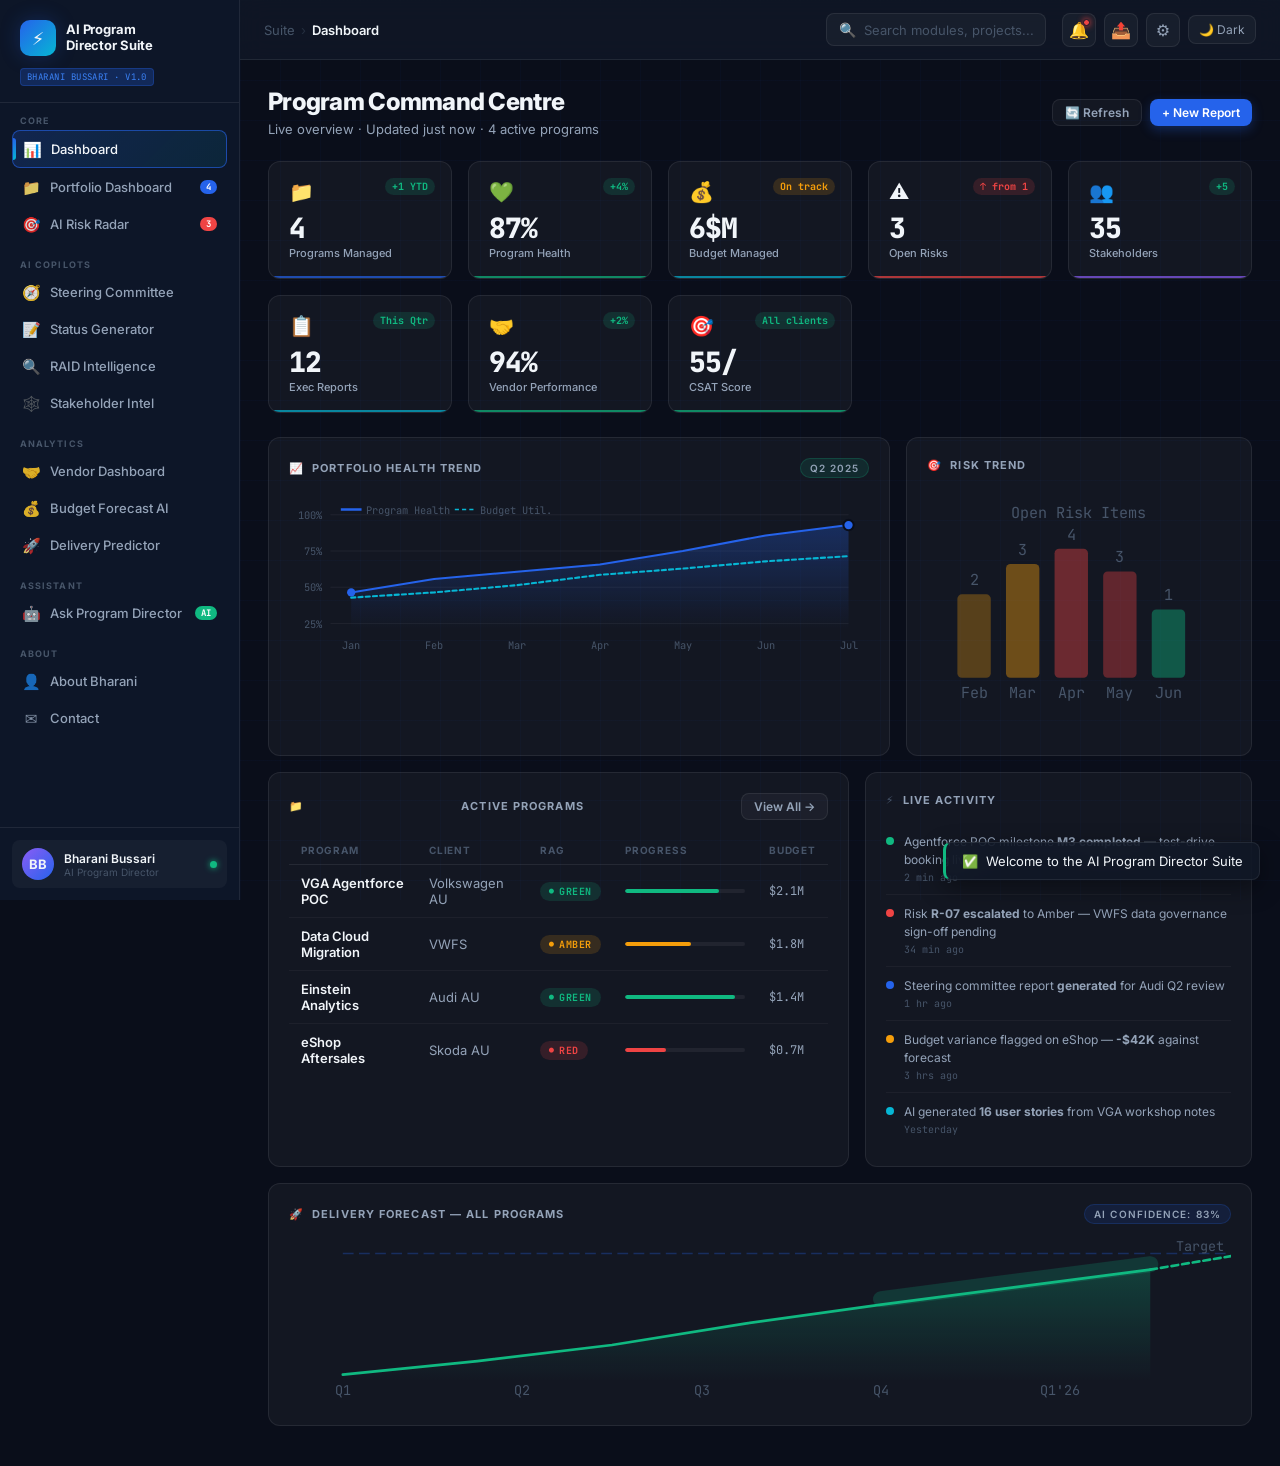
<file: Reference/index.html>
<!DOCTYPE html>
<html lang="en">
<head>
<meta charset="UTF-8">
<meta name="viewport" content="width=device-width, initial-scale=1.0">
<title>AI Program Director Suite | Bharani Bussari</title>
<link rel="preconnect" href="https://fonts.googleapis.com">
<link rel="preconnect" href="https://fonts.gstatic.com" crossorigin>
<link href="https://fonts.googleapis.com/css2?family=Inter:wght@300;400;500;600;700;800&family=JetBrains+Mono:wght@400;500;700&display=swap" rel="stylesheet">
<style>
/* ============================================================
   BHARANI AI PROGRAM DIRECTOR SUITE
   Design System — Token Definitions
   ============================================================ */
:root {
  /* Palette */
  --bg-base:        #0A0E1A;
  --bg-surface:     #111827;
  --bg-sidebar:     #0D1628;
  --bg-card:        rgba(255,255,255,0.04);
  --bg-card-hover:  rgba(255,255,255,0.07);
  --bg-glass:       rgba(17, 24, 39, 0.8);
  --border:         rgba(255,255,255,0.08);
  --border-active:  rgba(37,99,235,0.6);

  --primary:        #2563EB;
  --primary-light:  #3B82F6;
  --primary-glow:   rgba(37,99,235,0.25);
  --accent:         #06B6D4;
  --accent-glow:    rgba(6,182,212,0.2);
  --success:        #10B981;
  --warning:        #F59E0B;
  --danger:         #EF4444;
  --purple:         #8B5CF6;

  /* Text */
  --text-primary:   #F1F5F9;
  --text-secondary: #94A3B8;
  --text-muted:     #475569;
  --text-accent:    #06B6D4;

  /* Layout */
  --sidebar-w:      240px;
  --topbar-h:       60px;
  --radius:         12px;
  --radius-sm:      8px;
  --radius-lg:      16px;

  /* Transitions */
  --transition:     0.2s ease;
  --transition-slow: 0.4s ease;

  /* Font */
  --font-ui:        'Inter', system-ui, sans-serif;
  --font-mono:      'JetBrains Mono', monospace;
}

/* ============================================================
   RESET & BASE
   ============================================================ */
*, *::before, *::after { box-sizing: border-box; margin: 0; padding: 0; }
html { scroll-behavior: smooth; }
body {
  font-family: var(--font-ui);
  background: var(--bg-base);
  color: var(--text-primary);
  min-height: 100vh;
  overflow-x: hidden;
}

/* Animated grid background */
body::before {
  content: '';
  position: fixed;
  inset: 0;
  background-image:
    linear-gradient(rgba(37,99,235,0.03) 1px, transparent 1px),
    linear-gradient(90deg, rgba(37,99,235,0.03) 1px, transparent 1px);
  background-size: 40px 40px;
  z-index: 0;
  pointer-events: none;
}

/* ============================================================
   SIDEBAR
   ============================================================ */
.sidebar {
  position: fixed;
  top: 0; left: 0;
  width: var(--sidebar-w);
  height: 100vh;
  background: var(--bg-sidebar);
  border-right: 1px solid var(--border);
  display: flex;
  flex-direction: column;
  z-index: 100;
  overflow-y: auto;
  overflow-x: hidden;
  transition: transform var(--transition-slow);
}

/* Sidebar brand */
.sidebar-brand {
  padding: 20px 20px 16px;
  border-bottom: 1px solid var(--border);
  flex-shrink: 0;
}
.brand-logo {
  display: flex;
  align-items: center;
  gap: 10px;
  margin-bottom: 6px;
}
.brand-icon {
  width: 36px; height: 36px;
  background: linear-gradient(135deg, var(--primary), var(--accent));
  border-radius: 10px;
  display: flex; align-items: center; justify-content: center;
  font-size: 18px;
  flex-shrink: 0;
  box-shadow: 0 0 20px var(--primary-glow);
}
.brand-name {
  font-size: 13px;
  font-weight: 700;
  color: var(--text-primary);
  line-height: 1.2;
  letter-spacing: -0.01em;
}
.brand-sub {
  font-size: 10px;
  color: var(--text-muted);
  letter-spacing: 0.05em;
  text-transform: uppercase;
  font-weight: 500;
}
.brand-tag {
  display: inline-block;
  font-size: 9px;
  font-family: var(--font-mono);
  background: var(--primary-glow);
  color: var(--primary-light);
  border: 1px solid rgba(37,99,235,0.3);
  border-radius: 4px;
  padding: 2px 6px;
  margin-top: 6px;
  letter-spacing: 0.05em;
  text-transform: uppercase;
}

/* Nav sections */
.nav-section {
  padding: 12px 12px 4px;
}
.nav-section-label {
  font-size: 9px;
  font-weight: 700;
  color: var(--text-muted);
  letter-spacing: 0.12em;
  text-transform: uppercase;
  padding: 0 8px;
  margin-bottom: 4px;
}

.nav-item {
  display: flex;
  align-items: center;
  gap: 10px;
  padding: 9px 10px;
  border-radius: var(--radius-sm);
  cursor: pointer;
  transition: all var(--transition);
  color: var(--text-secondary);
  font-size: 13px;
  font-weight: 500;
  position: relative;
  margin-bottom: 1px;
  user-select: none;
}
.nav-item:hover {
  background: var(--bg-card-hover);
  color: var(--text-primary);
}
.nav-item.active {
  background: linear-gradient(135deg, rgba(37,99,235,0.2), rgba(6,182,212,0.1));
  color: var(--text-primary);
  border: 1px solid var(--border-active);
}
.nav-item.active::before {
  content: '';
  position: absolute;
  left: 0; top: 20%; bottom: 20%;
  width: 3px;
  background: linear-gradient(to bottom, var(--primary), var(--accent));
  border-radius: 0 3px 3px 0;
}
.nav-icon {
  width: 18px;
  height: 18px;
  display: flex;
  align-items: center;
  justify-content: center;
  font-size: 15px;
  flex-shrink: 0;
  opacity: 0.85;
}
.nav-item.active .nav-icon { opacity: 1; }
.nav-badge {
  margin-left: auto;
  background: var(--danger);
  color: white;
  font-size: 9px;
  font-weight: 700;
  padding: 1px 6px;
  border-radius: 10px;
  font-family: var(--font-mono);
}
.nav-badge.blue { background: var(--primary); }
.nav-badge.green { background: var(--success); }

/* Sidebar footer */
.sidebar-footer {
  margin-top: auto;
  padding: 12px;
  border-top: 1px solid var(--border);
  flex-shrink: 0;
}
.user-card {
  display: flex;
  align-items: center;
  gap: 10px;
  padding: 8px 10px;
  border-radius: var(--radius-sm);
  background: var(--bg-card);
  cursor: pointer;
  transition: background var(--transition);
}
.user-card:hover { background: var(--bg-card-hover); }
.user-avatar {
  width: 32px; height: 32px;
  border-radius: 50%;
  background: linear-gradient(135deg, var(--purple), var(--primary));
  display: flex; align-items: center; justify-content: center;
  font-size: 13px;
  font-weight: 700;
  flex-shrink: 0;
}
.user-info { flex: 1; min-width: 0; }
.user-name {
  font-size: 12px;
  font-weight: 600;
  color: var(--text-primary);
  white-space: nowrap;
  overflow: hidden;
  text-overflow: ellipsis;
}
.user-role {
  font-size: 10px;
  color: var(--text-muted);
}
.user-status {
  width: 7px; height: 7px;
  border-radius: 50%;
  background: var(--success);
  box-shadow: 0 0 6px var(--success);
  flex-shrink: 0;
}

/* ============================================================
   TOPBAR
   ============================================================ */
.topbar {
  position: fixed;
  top: 0;
  left: var(--sidebar-w);
  right: 0;
  height: var(--topbar-h);
  background: var(--bg-glass);
  backdrop-filter: blur(12px);
  -webkit-backdrop-filter: blur(12px);
  border-bottom: 1px solid var(--border);
  display: flex;
  align-items: center;
  padding: 0 24px;
  gap: 16px;
  z-index: 90;
}

.topbar-breadcrumb {
  display: flex;
  align-items: center;
  gap: 6px;
  font-size: 13px;
  color: var(--text-muted);
  flex: 1;
}
.breadcrumb-sep { opacity: 0.4; }
.breadcrumb-current {
  color: var(--text-primary);
  font-weight: 600;
}

.topbar-search {
  display: flex;
  align-items: center;
  gap: 8px;
  background: var(--bg-card);
  border: 1px solid var(--border);
  border-radius: var(--radius-sm);
  padding: 7px 12px;
  width: 220px;
  cursor: text;
  transition: border-color var(--transition);
}
.topbar-search:focus-within { border-color: var(--primary); }
.topbar-search input {
  background: none;
  border: none;
  outline: none;
  color: var(--text-primary);
  font-family: var(--font-ui);
  font-size: 13px;
  width: 100%;
}
.topbar-search input::placeholder { color: var(--text-muted); }
.search-icon { color: var(--text-muted); font-size: 14px; }

.topbar-actions {
  display: flex;
  align-items: center;
  gap: 8px;
}
.topbar-btn {
  position: relative;
  width: 34px; height: 34px;
  border-radius: var(--radius-sm);
  background: var(--bg-card);
  border: 1px solid var(--border);
  display: flex; align-items: center; justify-content: center;
  cursor: pointer;
  font-size: 16px;
  transition: all var(--transition);
  color: var(--text-secondary);
}
.topbar-btn:hover {
  background: var(--bg-card-hover);
  color: var(--text-primary);
  border-color: var(--border-active);
}
.notif-dot {
  position: absolute;
  top: 5px; right: 5px;
  width: 7px; height: 7px;
  background: var(--danger);
  border-radius: 50%;
  border: 1.5px solid var(--bg-surface);
  box-shadow: 0 0 6px var(--danger);
}

.dark-toggle {
  display: flex;
  align-items: center;
  gap: 6px;
  padding: 6px 10px;
  border-radius: var(--radius-sm);
  background: var(--bg-card);
  border: 1px solid var(--border);
  cursor: pointer;
  font-size: 12px;
  color: var(--text-secondary);
  transition: all var(--transition);
  font-family: var(--font-ui);
}
.dark-toggle:hover { color: var(--text-primary); border-color: var(--border-active); }

/* ============================================================
   MAIN CONTENT
   ============================================================ */
.main {
  margin-left: var(--sidebar-w);
  padding-top: var(--topbar-h);
  min-height: 100vh;
  position: relative;
  z-index: 1;
}

.page {
  display: none;
  padding: 28px 28px 40px;
  animation: pageIn 0.3s ease;
}
.page.active { display: block; }
@keyframes pageIn {
  from { opacity: 0; transform: translateY(8px); }
  to   { opacity: 1; transform: translateY(0); }
}

/* Page header */
.page-header {
  margin-bottom: 24px;
}
.page-title {
  font-size: 24px;
  font-weight: 800;
  color: var(--text-primary);
  letter-spacing: -0.03em;
  line-height: 1.2;
}
.page-subtitle {
  font-size: 13px;
  color: var(--text-secondary);
  margin-top: 4px;
}

/* ============================================================
   CARDS
   ============================================================ */
.card {
  background: var(--bg-card);
  border: 1px solid var(--border);
  border-radius: var(--radius);
  padding: 20px;
  transition: all var(--transition);
  position: relative;
  overflow: hidden;
}
.card:hover {
  border-color: rgba(255,255,255,0.12);
  background: var(--bg-card-hover);
}
.card-title {
  font-size: 11px;
  font-weight: 700;
  letter-spacing: 0.1em;
  text-transform: uppercase;
  color: var(--text-muted);
  margin-bottom: 16px;
  display: flex;
  align-items: center;
  gap: 8px;
}
.card-title span { color: var(--text-secondary); }

/* ============================================================
   KPI CARDS
   ============================================================ */
.kpi-grid {
  display: grid;
  grid-template-columns: repeat(auto-fill, minmax(180px, 1fr));
  gap: 16px;
  margin-bottom: 24px;
}

.kpi-card {
  background: var(--bg-card);
  border: 1px solid var(--border);
  border-radius: var(--radius);
  padding: 18px 20px;
  position: relative;
  overflow: hidden;
  transition: all var(--transition);
  cursor: default;
}
.kpi-card::after {
  content: '';
  position: absolute;
  bottom: 0; left: 0; right: 0;
  height: 2px;
  background: var(--kpi-color, var(--primary));
  border-radius: 0 0 var(--radius) var(--radius);
  opacity: 0.7;
}
.kpi-card:hover {
  border-color: var(--kpi-color, var(--primary));
  transform: translateY(-1px);
  box-shadow: 0 8px 24px rgba(0,0,0,0.3);
}
.kpi-icon {
  font-size: 20px;
  margin-bottom: 10px;
  display: block;
}
.kpi-value {
  font-size: 28px;
  font-weight: 800;
  font-family: var(--font-mono);
  color: var(--text-primary);
  letter-spacing: -0.03em;
  line-height: 1;
  margin-bottom: 4px;
}
.kpi-label {
  font-size: 11px;
  color: var(--text-secondary);
  font-weight: 500;
}
.kpi-trend {
  position: absolute;
  top: 16px; right: 16px;
  font-size: 10px;
  font-family: var(--font-mono);
  font-weight: 700;
  padding: 2px 7px;
  border-radius: 10px;
}
.kpi-trend.up { background: rgba(16,185,129,0.15); color: var(--success); }
.kpi-trend.down { background: rgba(239,68,68,0.15); color: var(--danger); }
.kpi-trend.flat { background: rgba(245,158,11,0.15); color: var(--warning); }

/* Pulse animation on active KPI */
.kpi-card.pulse-blue {
  --kpi-color: var(--primary);
  animation: pulseBorder 3s ease-in-out infinite;
}
@keyframes pulseBorder {
  0%, 100% { box-shadow: 0 0 0 0 rgba(37,99,235,0); }
  50%       { box-shadow: 0 0 0 4px rgba(37,99,235,0.1); }
}

/* ============================================================
   GRID LAYOUTS
   ============================================================ */
.grid-2 { display: grid; grid-template-columns: 1fr 1fr; gap: 16px; }
.grid-3 { display: grid; grid-template-columns: 1fr 1fr 1fr; gap: 16px; }
.grid-7030 { display: grid; grid-template-columns: 1.8fr 1fr; gap: 16px; }
.grid-6040 { display: grid; grid-template-columns: 3fr 2fr; gap: 16px; }

/* ============================================================
   RAG STATUS
   ============================================================ */
.rag {
  display: inline-flex;
  align-items: center;
  gap: 5px;
  font-size: 10px;
  font-weight: 700;
  padding: 3px 9px;
  border-radius: 20px;
  font-family: var(--font-mono);
  letter-spacing: 0.05em;
}
.rag::before {
  content: '●';
  font-size: 8px;
}
.rag.green { background: rgba(16,185,129,0.15); color: var(--success); }
.rag.amber { background: rgba(245,158,11,0.15); color: var(--warning); }
.rag.red   { background: rgba(239,68,68,0.15); color: var(--danger); }

/* ============================================================
   BUTTONS
   ============================================================ */
.btn {
  display: inline-flex;
  align-items: center;
  gap: 6px;
  padding: 8px 16px;
  border-radius: var(--radius-sm);
  font-family: var(--font-ui);
  font-size: 13px;
  font-weight: 600;
  cursor: pointer;
  transition: all var(--transition);
  border: none;
  outline: none;
  text-decoration: none;
}
.btn-primary {
  background: var(--primary);
  color: white;
  box-shadow: 0 4px 12px rgba(37,99,235,0.3);
}
.btn-primary:hover {
  background: var(--primary-light);
  box-shadow: 0 6px 20px rgba(37,99,235,0.4);
  transform: translateY(-1px);
}
.btn-ghost {
  background: var(--bg-card);
  color: var(--text-secondary);
  border: 1px solid var(--border);
}
.btn-ghost:hover {
  background: var(--bg-card-hover);
  color: var(--text-primary);
  border-color: var(--border-active);
}
.btn-accent {
  background: rgba(6,182,212,0.15);
  color: var(--accent);
  border: 1px solid rgba(6,182,212,0.3);
}
.btn-accent:hover {
  background: rgba(6,182,212,0.25);
}
.btn-sm { padding: 5px 12px; font-size: 12px; }
.btn-lg { padding: 11px 22px; font-size: 14px; }

/* ============================================================
   CHARTS (SVG-based, no libraries)
   ============================================================ */
.chart-wrap {
  width: 100%;
  overflow: hidden;
  border-radius: var(--radius-sm);
}
.chart-label {
  font-size: 10px;
  font-family: var(--font-mono);
  fill: var(--text-muted);
}
.chart-line {
  fill: none;
  stroke-width: 2;
  stroke-linecap: round;
  stroke-linejoin: round;
}

/* Mini sparkline */
.sparkline { display: inline-block; vertical-align: middle; }

/* ============================================================
   TABLE
   ============================================================ */
.data-table {
  width: 100%;
  border-collapse: collapse;
  font-size: 13px;
}
.data-table th {
  text-align: left;
  padding: 8px 12px;
  font-size: 10px;
  font-weight: 700;
  letter-spacing: 0.08em;
  text-transform: uppercase;
  color: var(--text-muted);
  border-bottom: 1px solid var(--border);
}
.data-table td {
  padding: 10px 12px;
  border-bottom: 1px solid rgba(255,255,255,0.04);
  color: var(--text-secondary);
  vertical-align: middle;
}
.data-table tr:last-child td { border-bottom: none; }
.data-table tr:hover td {
  background: var(--bg-card);
  color: var(--text-primary);
}
.data-table .td-primary { color: var(--text-primary); font-weight: 600; }
.data-table .td-mono { font-family: var(--font-mono); font-size: 12px; }

/* ============================================================
   PROGRESS BAR
   ============================================================ */
.progress-bar {
  width: 100%;
  height: 4px;
  background: rgba(255,255,255,0.06);
  border-radius: 4px;
  overflow: hidden;
}
.progress-fill {
  height: 100%;
  border-radius: 4px;
  transition: width 1s ease;
}

/* ============================================================
   INPUT / TEXTAREA
   ============================================================ */
.form-group { margin-bottom: 14px; }
.form-label {
  display: block;
  font-size: 11px;
  font-weight: 700;
  color: var(--text-secondary);
  letter-spacing: 0.05em;
  text-transform: uppercase;
  margin-bottom: 6px;
}
.form-input,
.form-textarea,
.form-select {
  width: 100%;
  background: rgba(255,255,255,0.04);
  border: 1px solid var(--border);
  border-radius: var(--radius-sm);
  color: var(--text-primary);
  font-family: var(--font-ui);
  font-size: 13px;
  padding: 9px 12px;
  outline: none;
  transition: border-color var(--transition);
  resize: vertical;
}
.form-input:focus,
.form-textarea:focus,
.form-select:focus {
  border-color: var(--primary);
  box-shadow: 0 0 0 3px var(--primary-glow);
}
.form-input::placeholder,
.form-textarea::placeholder { color: var(--text-muted); }
.form-select option { background: var(--bg-surface); }
.form-textarea { min-height: 90px; }

/* ============================================================
   TAGS / CHIPS
   ============================================================ */
.chip {
  display: inline-flex;
  align-items: center;
  gap: 4px;
  padding: 3px 9px;
  border-radius: 20px;
  font-size: 10px;
  font-weight: 600;
  border: 1px solid;
}
.chip-blue  { background: rgba(37,99,235,0.12); color: var(--primary-light); border-color: rgba(37,99,235,0.2); }
.chip-cyan  { background: rgba(6,182,212,0.12); color: var(--accent); border-color: rgba(6,182,212,0.2); }
.chip-green { background: rgba(16,185,129,0.12); color: var(--success); border-color: rgba(16,185,129,0.2); }
.chip-amber { background: rgba(245,158,11,0.12); color: var(--warning); border-color: rgba(245,158,11,0.2); }
.chip-red   { background: rgba(239,68,68,0.12); color: var(--danger); border-color: rgba(239,68,68,0.2); }
.chip-purple{ background: rgba(139,92,246,0.12); color: var(--purple); border-color: rgba(139,92,246,0.2); }

/* ============================================================
   AI THINKING ANIMATION
   ============================================================ */
.ai-thinking {
  display: flex;
  align-items: center;
  gap: 8px;
  color: var(--text-accent);
  font-size: 12px;
  font-family: var(--font-mono);
}
.dots span {
  display: inline-block;
  width: 5px; height: 5px;
  border-radius: 50%;
  background: var(--accent);
  animation: dotBounce 1.2s ease-in-out infinite;
}
.dots span:nth-child(2) { animation-delay: 0.15s; }
.dots span:nth-child(3) { animation-delay: 0.3s; }
@keyframes dotBounce {
  0%, 80%, 100% { transform: scale(0.6); opacity: 0.4; }
  40%           { transform: scale(1); opacity: 1; }
}

/* ============================================================
   OUTPUT BLOCK (AI responses)
   ============================================================ */
.output-block {
  background: rgba(6,182,212,0.05);
  border: 1px solid rgba(6,182,212,0.15);
  border-left: 3px solid var(--accent);
  border-radius: 0 var(--radius-sm) var(--radius-sm) 0;
  padding: 16px 18px;
  font-size: 13px;
  color: var(--text-primary);
  line-height: 1.7;
}
.output-block h4 {
  font-size: 11px;
  font-weight: 700;
  letter-spacing: 0.08em;
  text-transform: uppercase;
  color: var(--accent);
  margin-bottom: 8px;
}

/* ============================================================
   NOTIFICATIONS / TOAST
   ============================================================ */
#toast-container {
  position: fixed;
  bottom: 20px;
  right: 20px;
  z-index: 9999;
  display: flex;
  flex-direction: column;
  gap: 8px;
}
.toast {
  background: var(--bg-glass);
  backdrop-filter: blur(12px);
  border: 1px solid var(--border);
  border-radius: var(--radius-sm);
  padding: 10px 16px;
  font-size: 13px;
  color: var(--text-primary);
  display: flex;
  align-items: center;
  gap: 8px;
  animation: toastIn 0.3s ease;
  min-width: 240px;
  box-shadow: 0 8px 24px rgba(0,0,0,0.4);
}
@keyframes toastIn {
  from { opacity: 0; transform: translateX(20px); }
  to   { opacity: 1; transform: translateX(0); }
}
.toast.success { border-left: 3px solid var(--success); }
.toast.error   { border-left: 3px solid var(--danger); }
.toast.info    { border-left: 3px solid var(--primary); }

/* ============================================================
   MOBILE TOGGLE
   ============================================================ */
.mobile-menu-btn {
  display: none;
  position: fixed;
  top: 14px; left: 14px;
  z-index: 200;
  width: 36px; height: 36px;
  border-radius: var(--radius-sm);
  background: var(--bg-surface);
  border: 1px solid var(--border);
  align-items: center; justify-content: center;
  cursor: pointer;
  font-size: 18px;
}
.sidebar-overlay {
  display: none;
  position: fixed;
  inset: 0;
  background: rgba(0,0,0,0.6);
  z-index: 99;
  backdrop-filter: blur(2px);
}

/* ============================================================
   RESPONSIVE
   ============================================================ */
@media (max-width: 900px) {
  .grid-2 { grid-template-columns: 1fr; }
  .grid-3 { grid-template-columns: 1fr 1fr; }
  .grid-7030, .grid-6040 { grid-template-columns: 1fr; }
  .kpi-grid { grid-template-columns: repeat(2, 1fr); }
}
@media (max-width: 640px) {
  .sidebar {
    transform: translateX(-100%);
    z-index: 110;
  }
  .sidebar.open { transform: translateX(0); }
  .sidebar-overlay.open { display: block; }
  .mobile-menu-btn { display: flex; }
  .main { margin-left: 0; }
  .topbar { left: 0; padding-left: 56px; }
  .kpi-grid { grid-template-columns: 1fr 1fr; }
  .page { padding: 20px 16px 32px; }
  .topbar-search { display: none; }
  .grid-3 { grid-template-columns: 1fr; }
}

/* ============================================================
   SCROLLBAR
   ============================================================ */
::-webkit-scrollbar { width: 5px; height: 5px; }
::-webkit-scrollbar-track { background: transparent; }
::-webkit-scrollbar-thumb { background: rgba(255,255,255,0.1); border-radius: 10px; }
::-webkit-scrollbar-thumb:hover { background: rgba(255,255,255,0.2); }

/* ============================================================
   DASHBOARD SPECIFIC
   ============================================================ */
.activity-item {
  display: flex;
  align-items: flex-start;
  gap: 10px;
  padding: 10px 0;
  border-bottom: 1px solid rgba(255,255,255,0.04);
}
.activity-item:last-child { border-bottom: none; }
.activity-dot {
  width: 8px; height: 8px;
  border-radius: 50%;
  margin-top: 4px;
  flex-shrink: 0;
}
.activity-text { font-size: 12px; color: var(--text-secondary); line-height: 1.5; }
.activity-time { font-size: 10px; color: var(--text-muted); font-family: var(--font-mono); margin-top: 2px; }

/* Coming soon state */
.coming-soon {
  display: flex;
  flex-direction: column;
  align-items: center;
  justify-content: center;
  padding: 80px 20px;
  text-align: center;
  gap: 16px;
}
.coming-soon-icon { font-size: 48px; }
.coming-soon h3 {
  font-size: 18px;
  font-weight: 700;
  color: var(--text-primary);
}
.coming-soon p {
  font-size: 13px;
  color: var(--text-secondary);
  max-width: 340px;
  line-height: 1.6;
}

/* Divider */
.divider {
  height: 1px;
  background: var(--border);
  margin: 20px 0;
}

/* Flex utilities */
.flex { display: flex; }
.flex-center { display: flex; align-items: center; justify-content: center; }
.flex-between { display: flex; align-items: center; justify-content: space-between; }
.gap-8 { gap: 8px; }
.gap-12 { gap: 12px; }
.mt-4 { margin-top: 4px; }
.mt-8 { margin-top: 8px; }
.mt-12 { margin-top: 12px; }
.mt-16 { margin-top: 16px; }
.mb-16 { margin-bottom: 16px; }

/* Score ring */
.score-ring-wrap {
  display: flex;
  flex-direction: column;
  align-items: center;
  gap: 6px;
}
.score-ring-label {
  font-size: 11px;
  color: var(--text-muted);
  text-align: center;
}

/* Text */
.text-success { color: var(--success); }
.text-danger  { color: var(--danger); }
.text-warning { color: var(--warning); }
.text-accent  { color: var(--accent); }
.text-muted   { color: var(--text-muted); }
.text-mono    { font-family: var(--font-mono); }
.text-sm      { font-size: 12px; }
.text-xs      { font-size: 10px; }
.font-bold    { font-weight: 700; }

/* ============================================================
   PROMPT TEMPLATE BUTTONS (Ask PD page)
   ============================================================ */
.prompt-template-btn {
  display: block;
  width: 100%;
  text-align: left;
  background: var(--bg-card);
  border: 1px solid var(--border);
  border-radius: var(--radius-sm);
  padding: 8px 12px;
  color: var(--text-secondary);
  font-family: var(--font-ui);
  font-size: 12px;
  font-weight: 500;
  cursor: pointer;
  transition: all var(--transition);
  line-height: 1.4;
}
.prompt-template-btn:hover {
  background: var(--bg-card-hover);
  color: var(--text-primary);
  border-color: var(--border-active);
  transform: translateX(2px);
}

/* AI Chat message bubbles */
.msg-user {
  display: flex;
  gap: 10px;
  align-items: flex-start;
  flex-direction: row-reverse;
}
.msg-user .msg-bubble {
  background: linear-gradient(135deg, rgba(37,99,235,0.25), rgba(6,182,212,0.15));
  border: 1px solid rgba(37,99,235,0.3);
  border-radius: 10px 0 10px 10px;
}
.msg-ai {
  display: flex;
  gap: 10px;
  align-items: flex-start;
}
.msg-ai .msg-bubble {
  background: rgba(37,99,235,0.08);
  border: 1px solid rgba(37,99,235,0.15);
  border-radius: 0 10px 10px 10px;
}
.msg-bubble {
  padding: 10px 14px;
  max-width: 88%;
  font-size: 12px;
  color: var(--text-primary);
  line-height: 1.65;
}
.msg-avatar {
  width: 28px; height: 28px;
  border-radius: 50%;
  display: flex; align-items: center; justify-content: center;
  font-size: 13px;
  flex-shrink: 0;
}
.msg-time {
  font-size: 10px;
  color: var(--text-muted);
  margin-top: 5px;
  font-family: var(--font-mono);
}

/* Output section styling inside modules */
.ai-output-section { margin-top: 16px; }
.ai-output-section h3 {
  font-size: 13px;
  font-weight: 700;
  color: var(--text-primary);
  margin-bottom: 10px;
  padding-bottom: 8px;
  border-bottom: 1px solid var(--border);
}
.ai-output-section h4 {
  font-size: 11px;
  font-weight: 700;
  color: var(--accent);
  text-transform: uppercase;
  letter-spacing: 0.08em;
  margin: 12px 0 6px;
}
.ai-output-section p, .ai-output-section li {
  font-size: 12px;
  color: var(--text-secondary);
  line-height: 1.7;
}
.ai-output-section ul { padding-left: 16px; }
.ai-output-section li { margin-bottom: 4px; }
.ai-rag-header {
  display: flex;
  align-items: center;
  gap: 12px;
  padding: 12px 16px;
  background: var(--bg-base);
  border-radius: var(--radius-sm);
  margin-bottom: 14px;
  border: 1px solid var(--border);
}

</style>
</head>
<body>

<!-- Mobile menu overlay -->
<div class="sidebar-overlay" id="sidebarOverlay" onclick="closeSidebar()"></div>
<button class="mobile-menu-btn" onclick="toggleSidebar()">☰</button>

<!-- ============================================================
     SIDEBAR
     ============================================================ -->
<aside class="sidebar" id="sidebar">

  <!-- Brand -->
  <div class="sidebar-brand">
    <div class="brand-logo">
      <div class="brand-icon">⚡</div>
      <div>
        <div class="brand-name">AI Program<br>Director Suite</div>
      </div>
    </div>
    <div class="brand-tag">Bharani Bussari · v1.0</div>
  </div>

  <!-- Nav: Core -->
  <div class="nav-section">
    <div class="nav-section-label">Core</div>
    <div class="nav-item active" onclick="navigate('dashboard', this)">
      <span class="nav-icon">📊</span>
      <span>Dashboard</span>
    </div>
    <div class="nav-item" onclick="navigate('portfolio', this)">
      <span class="nav-icon">📁</span>
      <span>Portfolio Dashboard</span>
      <span class="nav-badge blue">4</span>
    </div>
    <div class="nav-item" onclick="navigate('risk', this)">
      <span class="nav-icon">🎯</span>
      <span>AI Risk Radar</span>
      <span class="nav-badge">3</span>
    </div>
  </div>

  <!-- Nav: AI Copilots -->
  <div class="nav-section">
    <div class="nav-section-label">AI Copilots</div>
    <div class="nav-item" onclick="navigate('steering', this)">
      <span class="nav-icon">🧭</span>
      <span>Steering Committee</span>
    </div>
    <div class="nav-item" onclick="navigate('statusgen', this)">
      <span class="nav-icon">📝</span>
      <span>Status Generator</span>
    </div>
    <div class="nav-item" onclick="navigate('raid', this)">
      <span class="nav-icon">🔍</span>
      <span>RAID Intelligence</span>
    </div>
    <div class="nav-item" onclick="navigate('stakeholder', this)">
      <span class="nav-icon">🕸️</span>
      <span>Stakeholder Intel</span>
    </div>
  </div>

  <!-- Nav: Analytics -->
  <div class="nav-section">
    <div class="nav-section-label">Analytics</div>
    <div class="nav-item" onclick="navigate('vendor', this)">
      <span class="nav-icon">🤝</span>
      <span>Vendor Dashboard</span>
    </div>
    <div class="nav-item" onclick="navigate('budget', this)">
      <span class="nav-icon">💰</span>
      <span>Budget Forecast AI</span>
    </div>
    <div class="nav-item" onclick="navigate('delivery', this)">
      <span class="nav-icon">🚀</span>
      <span>Delivery Predictor</span>
    </div>
  </div>

  <!-- Nav: Assistant -->
  <div class="nav-section">
    <div class="nav-section-label">Assistant</div>
    <div class="nav-item" onclick="navigate('askpd', this)">
      <span class="nav-icon">🤖</span>
      <span>Ask Program Director</span>
      <span class="nav-badge green">AI</span>
    </div>
  </div>

  <!-- Nav: About -->
  <div class="nav-section">
    <div class="nav-section-label">About</div>
    <div class="nav-item" onclick="navigate('about', this)">
      <span class="nav-icon">👤</span>
      <span>About Bharani</span>
    </div>
    <div class="nav-item" onclick="navigate('contact', this)">
      <span class="nav-icon">✉️</span>
      <span>Contact</span>
    </div>
  </div>

  <!-- Footer -->
  <div class="sidebar-footer">
    <div class="user-card">
      <div class="user-avatar">BB</div>
      <div class="user-info">
        <div class="user-name">Bharani Bussari</div>
        <div class="user-role">AI Program Director</div>
      </div>
      <div class="user-status"></div>
    </div>
  </div>

</aside>

<!-- ============================================================
     TOPBAR
     ============================================================ -->
<header class="topbar">
  <nav class="topbar-breadcrumb">
    <span>Suite</span>
    <span class="breadcrumb-sep">›</span>
    <span class="breadcrumb-current" id="breadcrumbCurrent">Dashboard</span>
  </nav>

  <div class="topbar-search">
    <span class="search-icon">🔍</span>
    <input type="text" placeholder="Search modules, projects..." id="globalSearch">
  </div>

  <div class="topbar-actions">
    <div class="topbar-btn" title="Notifications" onclick="showToast('3 new risk alerts flagged by AI', 'error')">
      🔔
      <span class="notif-dot"></span>
    </div>
    <div class="topbar-btn" title="Export" onclick="showToast('Exporting dashboard data...', 'info')">📤</div>
    <div class="topbar-btn" title="Settings">⚙️</div>
    <button class="dark-toggle" onclick="showToast('Light mode coming soon', 'info')">🌙 Dark</button>
  </div>
</header>

<!-- ============================================================
     MAIN CONTENT
     ============================================================ -->
<main class="main">

  <!-- ========================
       PAGE: DASHBOARD
       ======================== -->
  <section class="page active" id="page-dashboard">
    <div class="page-header flex-between">
      <div>
        <div class="page-title">Program Command Centre</div>
        <div class="page-subtitle">Live overview · Updated just now · 4 active programs</div>
      </div>
      <div class="flex gap-8">
        <button class="btn btn-ghost btn-sm" onclick="showToast('Refreshing data...', 'info')">🔄 Refresh</button>
        <button class="btn btn-primary btn-sm" onclick="navigate('steering', document.querySelector('[onclick*=steering]'))">+ New Report</button>
      </div>
    </div>

    <!-- KPI Row -->
    <div class="kpi-grid">
      <div class="kpi-card pulse-blue" style="--kpi-color:var(--primary)">
        <span class="kpi-icon">📁</span>
        <div class="kpi-value">4</div>
        <div class="kpi-label">Programs Managed</div>
        <span class="kpi-trend up">+1 YTD</span>
      </div>
      <div class="kpi-card" style="--kpi-color:var(--success)">
        <span class="kpi-icon">💚</span>
        <div class="kpi-value">87<span style="font-size:16px;color:var(--text-muted)">%</span></div>
        <div class="kpi-label">Program Health</div>
        <span class="kpi-trend up">+4%</span>
      </div>
      <div class="kpi-card" style="--kpi-color:var(--accent)">
        <span class="kpi-icon">💰</span>
        <div class="kpi-value">$6M</div>
        <div class="kpi-label">Budget Managed</div>
        <span class="kpi-trend flat">On track</span>
      </div>
      <div class="kpi-card" style="--kpi-color:var(--danger)">
        <span class="kpi-icon">⚠️</span>
        <div class="kpi-value">3</div>
        <div class="kpi-label">Open Risks</div>
        <span class="kpi-trend down">↑ from 1</span>
      </div>
      <div class="kpi-card" style="--kpi-color:var(--purple)">
        <span class="kpi-icon">👥</span>
        <div class="kpi-value">35</div>
        <div class="kpi-label">Stakeholders</div>
        <span class="kpi-trend up">+5</span>
      </div>
      <div class="kpi-card" style="--kpi-color:var(--accent)">
        <span class="kpi-icon">📋</span>
        <div class="kpi-value">12</div>
        <div class="kpi-label">Exec Reports</div>
        <span class="kpi-trend up">This Qtr</span>
      </div>
      <div class="kpi-card" style="--kpi-color:var(--success)">
        <span class="kpi-icon">🤝</span>
        <div class="kpi-value">94<span style="font-size:16px;color:var(--text-muted)">%</span></div>
        <div class="kpi-label">Vendor Performance</div>
        <span class="kpi-trend up">+2%</span>
      </div>
      <div class="kpi-card" style="--kpi-color:var(--success)">
        <span class="kpi-icon">🎯</span>
        <div class="kpi-value">5/5</div>
        <div class="kpi-label">CSAT Score</div>
        <span class="kpi-trend up">All clients</span>
      </div>
    </div>

    <!-- Charts Row -->
    <div class="grid-7030 mb-16">
      <!-- Portfolio Health Chart -->
      <div class="card">
        <div class="card-title">📈 <span>Portfolio Health Trend</span> <span class="chip chip-green" style="margin-left:auto">Q2 2025</span></div>
        <svg class="chart-wrap" viewBox="0 0 560 160" xmlns="http://www.w3.org/2000/svg">
          <defs>
            <linearGradient id="healthGrad" x1="0" y1="0" x2="0" y2="1">
              <stop offset="0%" stop-color="#2563EB" stop-opacity="0.3"/>
              <stop offset="100%" stop-color="#2563EB" stop-opacity="0"/>
            </linearGradient>
          </defs>
          <!-- Grid lines -->
          <line x1="40" y1="20" x2="540" y2="20" stroke="rgba(255,255,255,0.05)" stroke-width="1"/>
          <line x1="40" y1="55" x2="540" y2="55" stroke="rgba(255,255,255,0.05)" stroke-width="1"/>
          <line x1="40" y1="90" x2="540" y2="90" stroke="rgba(255,255,255,0.05)" stroke-width="1"/>
          <line x1="40" y1="125" x2="540" y2="125" stroke="rgba(255,255,255,0.05)" stroke-width="1"/>
          <!-- Y labels -->
          <text x="32" y="24" class="chart-label" text-anchor="end">100%</text>
          <text x="32" y="59" class="chart-label" text-anchor="end">75%</text>
          <text x="32" y="94" class="chart-label" text-anchor="end">50%</text>
          <text x="32" y="129" class="chart-label" text-anchor="end">25%</text>
          <!-- Health line: values across Jan-Jun -->
          <path d="M60,95 L140,82 L220,75 L300,68 L380,55 L460,40 L540,30"
                class="chart-line" stroke="#2563EB" stroke-width="2.5"/>
          <!-- Fill area -->
          <path d="M60,95 L140,82 L220,75 L300,68 L380,55 L460,40 L540,30 L540,130 L60,130 Z"
                fill="url(#healthGrad)"/>
          <!-- Second line: Budget utilisation -->
          <path d="M60,100 L140,95 L220,88 L300,78 L380,72 L460,65 L540,60"
                class="chart-line" stroke="#06B6D4" stroke-width="1.5" stroke-dasharray="4,3"/>
          <!-- X labels -->
          <text x="60"  y="150" class="chart-label" text-anchor="middle">Jan</text>
          <text x="140" y="150" class="chart-label" text-anchor="middle">Feb</text>
          <text x="220" y="150" class="chart-label" text-anchor="middle">Mar</text>
          <text x="300" y="150" class="chart-label" text-anchor="middle">Apr</text>
          <text x="380" y="150" class="chart-label" text-anchor="middle">May</text>
          <text x="460" y="150" class="chart-label" text-anchor="middle">Jun</text>
          <text x="540" y="150" class="chart-label" text-anchor="middle">Jul</text>
          <!-- Dots -->
          <circle cx="60" cy="95" r="4" fill="#2563EB"/>
          <circle cx="540" cy="30" r="5" fill="#2563EB" stroke="#0A0E1A" stroke-width="2"/>
          <!-- Legend -->
          <line x1="50" y1="15" x2="70" y2="15" stroke="#2563EB" stroke-width="2.5"/>
          <text x="74" y="19" class="chart-label" font-size="9">Program Health</text>
          <line x1="160" y1="15" x2="180" y2="15" stroke="#06B6D4" stroke-width="1.5" stroke-dasharray="4,3"/>
          <text x="184" y="19" class="chart-label" font-size="9">Budget Util.</text>
        </svg>
      </div>

      <!-- Risk Trend -->
      <div class="card">
        <div class="card-title">🎯 <span>Risk Trend</span></div>
        <svg class="chart-wrap" viewBox="0 0 200 160" xmlns="http://www.w3.org/2000/svg">
          <defs>
            <linearGradient id="riskGrad" x1="0" y1="0" x2="0" y2="1">
              <stop offset="0%" stop-color="#EF4444" stop-opacity="0.2"/>
              <stop offset="100%" stop-color="#EF4444" stop-opacity="0"/>
            </linearGradient>
          </defs>
          <!-- Bars -->
          <rect x="20"  y="70"  width="22" height="55" rx="3" fill="rgba(245,158,11,0.3)"/>
          <rect x="52"  y="50"  width="22" height="75" rx="3" fill="rgba(245,158,11,0.4)"/>
          <rect x="84"  y="40"  width="22" height="85" rx="3" fill="rgba(239,68,68,0.4)"/>
          <rect x="116" y="55"  width="22" height="70" rx="3" fill="rgba(239,68,68,0.35)"/>
          <rect x="148" y="80"  width="22" height="45" rx="3" fill="rgba(16,185,129,0.4)"/>
          <!-- Labels -->
          <text x="31"  y="138" class="chart-label" text-anchor="middle" font-size="9">Feb</text>
          <text x="63"  y="138" class="chart-label" text-anchor="middle" font-size="9">Mar</text>
          <text x="95"  y="138" class="chart-label" text-anchor="middle" font-size="9">Apr</text>
          <text x="127" y="138" class="chart-label" text-anchor="middle" font-size="9">May</text>
          <text x="159" y="138" class="chart-label" text-anchor="middle" font-size="9">Jun</text>
          <!-- Values -->
          <text x="31"  y="64"  class="chart-label" text-anchor="middle" font-size="9" fill="#F59E0B">2</text>
          <text x="63"  y="44"  class="chart-label" text-anchor="middle" font-size="9" fill="#F59E0B">3</text>
          <text x="95"  y="34"  class="chart-label" text-anchor="middle" font-size="9" fill="#EF4444">4</text>
          <text x="127" y="49"  class="chart-label" text-anchor="middle" font-size="9" fill="#EF4444">3</text>
          <text x="159" y="74"  class="chart-label" text-anchor="middle" font-size="9" fill="#10B981">1</text>
          <text x="100" y="20" class="chart-label" text-anchor="middle" font-size="10">Open Risk Items</text>
        </svg>
      </div>
    </div>

    <!-- Active Projects + Activity -->
    <div class="grid-6040">
      <!-- Active projects table -->
      <div class="card">
        <div class="card-title flex-between">
          📁 <span>Active Programs</span>
          <button class="btn btn-ghost btn-sm" onclick="navigate('portfolio', document.querySelector('[onclick*=portfolio]'))">View All →</button>
        </div>
        <table class="data-table">
          <thead>
            <tr>
              <th>Program</th>
              <th>Client</th>
              <th>RAG</th>
              <th>Progress</th>
              <th>Budget</th>
            </tr>
          </thead>
          <tbody>
            <tr>
              <td class="td-primary">VGA Agentforce POC</td>
              <td>Volkswagen AU</td>
              <td><span class="rag green">GREEN</span></td>
              <td>
                <div class="progress-bar" style="width:120px">
                  <div class="progress-fill" style="width:78%;background:var(--success)"></div>
                </div>
              </td>
              <td class="td-mono">$2.1M</td>
            </tr>
            <tr>
              <td class="td-primary">Data Cloud Migration</td>
              <td>VWFS</td>
              <td><span class="rag amber">AMBER</span></td>
              <td>
                <div class="progress-bar" style="width:120px">
                  <div class="progress-fill" style="width:55%;background:var(--warning)"></div>
                </div>
              </td>
              <td class="td-mono">$1.8M</td>
            </tr>
            <tr>
              <td class="td-primary">Einstein Analytics</td>
              <td>Audi AU</td>
              <td><span class="rag green">GREEN</span></td>
              <td>
                <div class="progress-bar" style="width:120px">
                  <div class="progress-fill" style="width:92%;background:var(--success)"></div>
                </div>
              </td>
              <td class="td-mono">$1.4M</td>
            </tr>
            <tr>
              <td class="td-primary">eShop Aftersales</td>
              <td>Skoda AU</td>
              <td><span class="rag red">RED</span></td>
              <td>
                <div class="progress-bar" style="width:120px">
                  <div class="progress-fill" style="width:34%;background:var(--danger)"></div>
                </div>
              </td>
              <td class="td-mono">$0.7M</td>
            </tr>
          </tbody>
        </table>
      </div>

      <!-- Activity Feed -->
      <div class="card">
        <div class="card-title">⚡ <span>Live Activity</span></div>
        <div class="activity-item">
          <div class="activity-dot" style="background:var(--success)"></div>
          <div>
            <div class="activity-text">Agentforce POC milestone <strong>M3 completed</strong> — test-drive booking live</div>
            <div class="activity-time">2 min ago</div>
          </div>
        </div>
        <div class="activity-item">
          <div class="activity-dot" style="background:var(--danger)"></div>
          <div>
            <div class="activity-text">Risk <strong>R-07 escalated</strong> to Amber — VWFS data governance sign-off pending</div>
            <div class="activity-time">34 min ago</div>
          </div>
        </div>
        <div class="activity-item">
          <div class="activity-dot" style="background:var(--primary)"></div>
          <div>
            <div class="activity-text">Steering committee report <strong>generated</strong> for Audi Q2 review</div>
            <div class="activity-time">1 hr ago</div>
          </div>
        </div>
        <div class="activity-item">
          <div class="activity-dot" style="background:var(--warning)"></div>
          <div>
            <div class="activity-text">Budget variance flagged on eShop — <strong>-$42K</strong> against forecast</div>
            <div class="activity-time">3 hrs ago</div>
          </div>
        </div>
        <div class="activity-item">
          <div class="activity-dot" style="background:var(--accent)"></div>
          <div>
            <div class="activity-text">AI generated <strong>16 user stories</strong> from VGA workshop notes</div>
            <div class="activity-time">Yesterday</div>
          </div>
        </div>
      </div>
    </div>

    <!-- Delivery Forecast mini -->
    <div class="card mt-16">
      <div class="card-title">🚀 <span>Delivery Forecast — All Programs</span>
        <span class="chip chip-blue" style="margin-left:auto">AI Confidence: 83%</span>
      </div>
      <svg class="chart-wrap" viewBox="0 0 700 120" xmlns="http://www.w3.org/2000/svg">
        <defs>
          <linearGradient id="forecastGrad" x1="0" y1="0" x2="0" y2="1">
            <stop offset="0%" stop-color="#10B981" stop-opacity="0.25"/>
            <stop offset="100%" stop-color="#10B981" stop-opacity="0"/>
          </linearGradient>
        </defs>
        <!-- Actual burnup -->
        <path d="M40,100 L140,90 L240,78 L340,62 L440,48 L540,35 L640,22"
              class="chart-line" stroke="#10B981" stroke-width="2"/>
        <path d="M40,100 L140,90 L240,78 L340,62 L440,48 L540,35 L640,22 L640,105 L40,105 Z"
              fill="url(#forecastGrad)"/>
        <!-- Forecast continuation (dashed) -->
        <path d="M640,22 L700,12" class="chart-line" stroke="#10B981" stroke-width="2" stroke-dasharray="5,3"/>
        <!-- Target line -->
        <line x1="40" y1="10" x2="700" y2="10" stroke="rgba(37,99,235,0.3)" stroke-width="1" stroke-dasharray="8,4"/>
        <text x="695" y="8" class="chart-label" text-anchor="end" font-size="9" fill="#2563EB">Target</text>
        <!-- X labels -->
        <text x="40"  y="115" class="chart-label" text-anchor="middle" font-size="9">Q1</text>
        <text x="173" y="115" class="chart-label" text-anchor="middle" font-size="9">Q2</text>
        <text x="307" y="115" class="chart-label" text-anchor="middle" font-size="9">Q3</text>
        <text x="440" y="115" class="chart-label" text-anchor="middle" font-size="9">Q4</text>
        <text x="573" y="115" class="chart-label" text-anchor="middle" font-size="9">Q1'26</text>
        <!-- Confidence band -->
        <path d="M440,44 L640,18" stroke="rgba(16,185,129,0.2)" stroke-width="12" stroke-linecap="round"/>
      </svg>
    </div>
  </section>

  <!-- ========================
       PAGE: PORTFOLIO (Phase 2)
       ======================== -->
  <section class="page" id="page-portfolio">
    <div class="page-header flex-between">
      <div>
        <div class="page-title">Portfolio Dashboard</div>
        <div class="page-subtitle">Executive PMO view · 4 active programs · Live RAG status</div>
      </div>
      <div class="flex gap-8">
        <select class="form-select" style="width:140px;padding:6px 10px" onchange="filterPortfolio(this.value)">
          <option value="all">All Programs</option>
          <option value="green">GREEN only</option>
          <option value="amber">AMBER only</option>
          <option value="red">RED only</option>
        </select>
        <input type="text" class="form-input" style="width:180px;padding:6px 10px" placeholder="🔍 Search programs..." oninput="searchPortfolio(this.value)">
        <button class="btn btn-ghost btn-sm" onclick="exportPortfolio()">📤 Export</button>
        <button class="btn btn-primary btn-sm" onclick="showAddProjectModal()">+ Add Program</button>
      </div>
    </div>

    <!-- Executive Summary Metrics -->
    <div class="kpi-grid" style="grid-template-columns:repeat(5,1fr);margin-bottom:20px">
      <div class="kpi-card" style="--kpi-color:var(--primary)">
        <span class="kpi-icon">📁</span>
        <div class="kpi-value">4</div>
        <div class="kpi-label">Total Programs</div>
      </div>
      <div class="kpi-card" style="--kpi-color:var(--success)">
        <span class="kpi-icon">💚</span>
        <div class="kpi-value">2</div>
        <div class="kpi-label">On Track (Green)</div>
      </div>
      <div class="kpi-card" style="--kpi-color:var(--warning)">
        <span class="kpi-icon">🟡</span>
        <div class="kpi-value">1</div>
        <div class="kpi-label">At Risk (Amber)</div>
      </div>
      <div class="kpi-card" style="--kpi-color:var(--danger)">
        <span class="kpi-icon">🔴</span>
        <div class="kpi-value">1</div>
        <div class="kpi-label">Critical (Red)</div>
      </div>
      <div class="kpi-card" style="--kpi-color:var(--accent)">
        <span class="kpi-icon">💰</span>
        <div class="kpi-value">$6M</div>
        <div class="kpi-label">Total Portfolio</div>
      </div>
    </div>

    <!-- Project Cards Grid -->
    <div id="portfolioGrid" style="display:grid;grid-template-columns:repeat(auto-fill,minmax(340px,1fr));gap:16px;margin-bottom:24px">

      <!-- Card 1: VGA Agentforce -->
      <div class="card portfolio-card" data-rag="green" data-name="VGA Agentforce POC">
        <div class="flex-between" style="margin-bottom:12px">
          <div>
            <div style="font-size:15px;font-weight:700;color:var(--text-primary)">VGA Agentforce POC</div>
            <div style="font-size:11px;color:var(--text-muted);margin-top:2px">Volkswagen Group Australia</div>
          </div>
          <span class="rag green">GREEN</span>
        </div>
        <div style="font-size:12px;color:var(--text-secondary);margin-bottom:14px;line-height:1.5">
          AI agent implementation for dealer test-drive bookings and warranty claims automation. Agentforce + Service Cloud.
        </div>
        <!-- Progress -->
        <div style="margin-bottom:12px">
          <div class="flex-between" style="margin-bottom:4px">
            <span style="font-size:11px;color:var(--text-muted)">Overall Progress</span>
            <span style="font-size:11px;font-family:var(--font-mono);color:var(--success)">78%</span>
          </div>
          <div class="progress-bar"><div class="progress-fill" style="width:78%;background:var(--success)"></div></div>
        </div>
        <!-- Milestones -->
        <div style="margin-bottom:14px">
          <div style="font-size:10px;text-transform:uppercase;letter-spacing:0.08em;color:var(--text-muted);margin-bottom:6px;font-weight:700">Milestones</div>
          <div style="display:flex;flex-direction:column;gap:4px">
            <div class="flex gap-8" style="font-size:11px"><span style="color:var(--success)">✅</span><span style="color:var(--text-secondary)">M1 Discovery & Requirements</span></div>
            <div class="flex gap-8" style="font-size:11px"><span style="color:var(--success)">✅</span><span style="color:var(--text-secondary)">M2 Agent Design & Build</span></div>
            <div class="flex gap-8" style="font-size:11px"><span style="color:var(--success)">✅</span><span style="color:var(--text-secondary)">M3 Test-Drive Booking Live</span></div>
            <div class="flex gap-8" style="font-size:11px"><span style="color:var(--warning)">🔄</span><span style="color:var(--text-secondary)">M4 Warranty Claims (In Progress)</span></div>
            <div class="flex gap-8" style="font-size:11px"><span style="color:var(--text-muted)">⭕</span><span style="color:var(--text-muted)">M5 Go-Live & Hypercare</span></div>
          </div>
        </div>
        <!-- Meta row -->
        <div style="display:grid;grid-template-columns:1fr 1fr 1fr;gap:8px;margin-bottom:12px">
          <div style="background:var(--bg-base);border-radius:6px;padding:7px 8px;text-align:center">
            <div style="font-size:10px;color:var(--text-muted)">Budget</div>
            <div style="font-size:12px;font-family:var(--font-mono);color:var(--text-primary);font-weight:600">$2.1M</div>
          </div>
          <div style="background:var(--bg-base);border-radius:6px;padding:7px 8px;text-align:center">
            <div style="font-size:10px;color:var(--text-muted)">Team</div>
            <div style="font-size:12px;font-family:var(--font-mono);color:var(--text-primary);font-weight:600">12 FTE</div>
          </div>
          <div style="background:var(--bg-base);border-radius:6px;padding:7px 8px;text-align:center">
            <div style="font-size:10px;color:var(--text-muted)">ETA</div>
            <div style="font-size:12px;font-family:var(--font-mono);color:var(--success);font-weight:600">Aug 25</div>
          </div>
        </div>
        <div class="flex gap-8">
          <span class="chip chip-blue">Agentforce</span>
          <span class="chip chip-cyan">Service Cloud</span>
          <span class="chip chip-green">On Track</span>
        </div>
      </div>

      <!-- Card 2: Data Cloud Migration -->
      <div class="card portfolio-card" data-rag="amber" data-name="Data Cloud Migration">
        <div class="flex-between" style="margin-bottom:12px">
          <div>
            <div style="font-size:15px;font-weight:700;color:var(--text-primary)">Data Cloud Migration</div>
            <div style="font-size:11px;color:var(--text-muted);margin-top:2px">Volkswagen Financial Services</div>
          </div>
          <span class="rag amber">AMBER</span>
        </div>
        <div style="font-size:12px;color:var(--text-secondary);margin-bottom:14px;line-height:1.5">
          Sensitive legal and customer data migration to Salesforce Data Cloud. VWFS compliance sign-off pending.
        </div>
        <div style="margin-bottom:12px">
          <div class="flex-between" style="margin-bottom:4px">
            <span style="font-size:11px;color:var(--text-muted)">Overall Progress</span>
            <span style="font-size:11px;font-family:var(--font-mono);color:var(--warning)">55%</span>
          </div>
          <div class="progress-bar"><div class="progress-fill" style="width:55%;background:var(--warning)"></div></div>
        </div>
        <div style="margin-bottom:14px">
          <div style="font-size:10px;text-transform:uppercase;letter-spacing:0.08em;color:var(--text-muted);margin-bottom:6px;font-weight:700">Milestones</div>
          <div style="display:flex;flex-direction:column;gap:4px">
            <div class="flex gap-8" style="font-size:11px"><span style="color:var(--success)">✅</span><span style="color:var(--text-secondary)">M1 Data Mapping Complete</span></div>
            <div class="flex gap-8" style="font-size:11px"><span style="color:var(--success)">✅</span><span style="color:var(--text-secondary)">M2 Dev Environment Setup</span></div>
            <div class="flex gap-8" style="font-size:11px"><span style="color:var(--warning)">⚠️</span><span style="color:var(--warning)">M3 Legal Sign-off (Blocked)</span></div>
            <div class="flex gap-8" style="font-size:11px"><span style="color:var(--text-muted)">⭕</span><span style="color:var(--text-muted)">M4 UAT</span></div>
          </div>
        </div>
        <div style="background:rgba(245,158,11,0.08);border:1px solid rgba(245,158,11,0.2);border-radius:6px;padding:8px 10px;margin-bottom:12px">
          <div style="font-size:11px;color:var(--warning);font-weight:600">⚠️ Risk: Legal sign-off delayed 2 weeks</div>
          <div style="font-size:10px;color:var(--text-muted);margin-top:2px">Escalated to VWFS CISO — response due EOW</div>
        </div>
        <div style="display:grid;grid-template-columns:1fr 1fr 1fr;gap:8px;margin-bottom:12px">
          <div style="background:var(--bg-base);border-radius:6px;padding:7px 8px;text-align:center">
            <div style="font-size:10px;color:var(--text-muted)">Budget</div>
            <div style="font-size:12px;font-family:var(--font-mono);color:var(--text-primary);font-weight:600">$1.8M</div>
          </div>
          <div style="background:var(--bg-base);border-radius:6px;padding:7px 8px;text-align:center">
            <div style="font-size:10px;color:var(--text-muted)">Team</div>
            <div style="font-size:12px;font-family:var(--font-mono);color:var(--text-primary);font-weight:600">9 FTE</div>
          </div>
          <div style="background:var(--bg-base);border-radius:6px;padding:7px 8px;text-align:center">
            <div style="font-size:10px;color:var(--text-muted)">ETA</div>
            <div style="font-size:12px;font-family:var(--font-mono);color:var(--warning);font-weight:600">Oct 25</div>
          </div>
        </div>
        <div class="flex gap-8">
          <span class="chip chip-cyan">Data Cloud</span>
          <span class="chip chip-amber">At Risk</span>
        </div>
      </div>

      <!-- Card 3: Einstein Analytics -->
      <div class="card portfolio-card" data-rag="green" data-name="Einstein Analytics for Dealers">
        <div class="flex-between" style="margin-bottom:12px">
          <div>
            <div style="font-size:15px;font-weight:700;color:var(--text-primary)">Einstein Analytics for Dealers</div>
            <div style="font-size:11px;color:var(--text-muted);margin-top:2px">Audi Australia</div>
          </div>
          <span class="rag green">GREEN</span>
        </div>
        <div style="font-size:12px;color:var(--text-secondary);margin-bottom:14px;line-height:1.5">
          KPI reporting dashboards for dealer network. 60% efficiency gain. VW Global Best Productivity Initiative winner.
        </div>
        <div style="margin-bottom:12px">
          <div class="flex-between" style="margin-bottom:4px">
            <span style="font-size:11px;color:var(--text-muted)">Overall Progress</span>
            <span style="font-size:11px;font-family:var(--font-mono);color:var(--success)">92%</span>
          </div>
          <div class="progress-bar"><div class="progress-fill" style="width:92%;background:var(--success)"></div></div>
        </div>
        <div style="background:rgba(16,185,129,0.08);border:1px solid rgba(16,185,129,0.2);border-radius:6px;padding:8px 10px;margin-bottom:12px">
          <div style="font-size:11px;color:var(--success);font-weight:600">🏆 VW Global Best Productivity Initiative</div>
          <div style="font-size:10px;color:var(--text-muted);margin-top:2px">60% efficiency gain · Hypercare phase</div>
        </div>
        <div style="display:grid;grid-template-columns:1fr 1fr 1fr;gap:8px;margin-bottom:12px">
          <div style="background:var(--bg-base);border-radius:6px;padding:7px 8px;text-align:center">
            <div style="font-size:10px;color:var(--text-muted)">Budget</div>
            <div style="font-size:12px;font-family:var(--font-mono);color:var(--text-primary);font-weight:600">$1.4M</div>
          </div>
          <div style="background:var(--bg-base);border-radius:6px;padding:7px 8px;text-align:center">
            <div style="font-size:10px;color:var(--text-muted)">Team</div>
            <div style="font-size:12px;font-family:var(--font-mono);color:var(--text-primary);font-weight:600">8 FTE</div>
          </div>
          <div style="background:var(--bg-base);border-radius:6px;padding:7px 8px;text-align:center">
            <div style="font-size:10px;color:var(--text-muted)">ETA</div>
            <div style="font-size:12px;font-family:var(--font-mono);color:var(--success);font-weight:600">Jul 25</div>
          </div>
        </div>
        <div class="flex gap-8">
          <span class="chip chip-purple">Einstein AI</span>
          <span class="chip chip-green">Near Complete</span>
        </div>
      </div>

      <!-- Card 4: eShop -->
      <div class="card portfolio-card" data-rag="red" data-name="eShop Aftersales">
        <div class="flex-between" style="margin-bottom:12px">
          <div>
            <div style="font-size:15px;font-weight:700;color:var(--text-primary)">eShop Aftersales</div>
            <div style="font-size:11px;color:var(--text-muted);margin-top:2px">Skoda Australia</div>
          </div>
          <span class="rag red">RED</span>
        </div>
        <div style="font-size:12px;color:var(--text-secondary);margin-bottom:14px;line-height:1.5">
          Digital accessories channel for Skoda dealer network. Integration with SAP inventory and Salesforce Commerce.
        </div>
        <div style="margin-bottom:12px">
          <div class="flex-between" style="margin-bottom:4px">
            <span style="font-size:11px;color:var(--text-muted)">Overall Progress</span>
            <span style="font-size:11px;font-family:var(--font-mono);color:var(--danger)">34%</span>
          </div>
          <div class="progress-bar"><div class="progress-fill" style="width:34%;background:var(--danger)"></div></div>
        </div>
        <div style="background:rgba(239,68,68,0.08);border:1px solid rgba(239,68,68,0.2);border-radius:6px;padding:8px 10px;margin-bottom:12px">
          <div style="font-size:11px;color:var(--danger);font-weight:600">🔴 Critical: Budget variance -$42K + scope creep</div>
          <div style="font-size:10px;color:var(--text-muted);margin-top:2px">Recovery plan drafted — steering committee review Thu</div>
        </div>
        <div style="display:grid;grid-template-columns:1fr 1fr 1fr;gap:8px;margin-bottom:12px">
          <div style="background:var(--bg-base);border-radius:6px;padding:7px 8px;text-align:center">
            <div style="font-size:10px;color:var(--text-muted)">Budget</div>
            <div style="font-size:12px;font-family:var(--font-mono);color:var(--danger);font-weight:600">$0.7M</div>
          </div>
          <div style="background:var(--bg-base);border-radius:6px;padding:7px 8px;text-align:center">
            <div style="font-size:10px;color:var(--text-muted)">Team</div>
            <div style="font-size:12px;font-family:var(--font-mono);color:var(--text-primary);font-weight:600">6 FTE</div>
          </div>
          <div style="background:var(--bg-base);border-radius:6px;padding:7px 8px;text-align:center">
            <div style="font-size:10px;color:var(--text-muted)">ETA</div>
            <div style="font-size:12px;font-family:var(--font-mono);color:var(--danger);font-weight:600">TBD</div>
          </div>
        </div>
        <div class="flex gap-8">
          <span class="chip chip-red">Critical</span>
          <span class="chip chip-amber">Recovery Plan</span>
        </div>
      </div>

    </div>

    <!-- Dependencies Table -->
    <div class="card">
      <div class="card-title">🔗 <span>Cross-Program Dependencies</span></div>
      <table class="data-table">
        <thead><tr><th>From</th><th>To</th><th>Dependency</th><th>Status</th><th>Owner</th></tr></thead>
        <tbody>
          <tr>
            <td class="td-primary">Data Cloud Migration</td>
            <td>VGA Agentforce POC</td>
            <td>Customer data schema must be finalised before agent training</td>
            <td><span class="rag amber">AT RISK</span></td>
            <td class="td-mono">Bharani</td>
          </tr>
          <tr>
            <td class="td-primary">Einstein Analytics</td>
            <td>eShop Aftersales</td>
            <td>eShop transaction data feeds Einstein sales dashboards</td>
            <td><span class="rag red">BLOCKED</span></td>
            <td class="td-mono">Tech Lead</td>
          </tr>
          <tr>
            <td class="td-primary">eShop Aftersales</td>
            <td>Data Cloud Migration</td>
            <td>SAP inventory connector shared infrastructure</td>
            <td><span class="rag green">CLEAR</span></td>
            <td class="td-mono">Architects</td>
          </tr>
        </tbody>
      </table>
    </div>
  </section>

  <!-- ========================
       PAGE: RISK RADAR (Phase 2)
       ======================== -->
  <section class="page" id="page-risk">
    <div class="page-header flex-between">
      <div>
        <div class="page-title">AI Risk Radar</div>
        <div class="page-subtitle">Interactive heat map · Probability/impact matrix · AI mitigation engine</div>
      </div>
      <div class="flex gap-8">
        <button class="btn btn-ghost btn-sm" onclick="showToast('Exporting RAID log as CSV...','info')">📤 Export RAID</button>
        <button class="btn btn-primary btn-sm" onclick="showToast('Risk logging coming in next update','info')">+ Log Risk</button>
      </div>
    </div>
    <div class="grid-6040" style="margin-bottom:20px">
      <div class="card">
        <div class="card-title">🎯 <span>Risk Heat Map — Plotted Active Risks</span></div>
        <svg viewBox="0 0 480 360" xmlns="http://www.w3.org/2000/svg" style="width:100%">
          <text x="14" y="190" fill="#475569" font-size="10" font-family="Inter" text-anchor="middle" transform="rotate(-90,14,190)">PROBABILITY</text>
          <text x="290" y="355" fill="#475569" font-size="10" font-family="Inter" text-anchor="middle">IMPACT →</text>
          <rect x="40" y="20" width="80" height="60" rx="4" fill="rgba(245,158,11,0.25)"/>
          <rect x="128" y="20" width="80" height="60" rx="4" fill="rgba(245,158,11,0.35)"/>
          <rect x="216" y="20" width="80" height="60" rx="4" fill="rgba(239,68,68,0.35)"/>
          <rect x="304" y="20" width="80" height="60" rx="4" fill="rgba(239,68,68,0.5)"/>
          <rect x="392" y="20" width="68" height="60" rx="4" fill="rgba(239,68,68,0.65)"/>
          <rect x="40" y="88" width="80" height="60" rx="4" fill="rgba(16,185,129,0.2)"/>
          <rect x="128" y="88" width="80" height="60" rx="4" fill="rgba(245,158,11,0.25)"/>
          <rect x="216" y="88" width="80" height="60" rx="4" fill="rgba(245,158,11,0.35)"/>
          <rect x="304" y="88" width="80" height="60" rx="4" fill="rgba(239,68,68,0.45)"/>
          <rect x="392" y="88" width="68" height="60" rx="4" fill="rgba(239,68,68,0.55)"/>
          <rect x="40" y="156" width="80" height="60" rx="4" fill="rgba(16,185,129,0.15)"/>
          <rect x="128" y="156" width="80" height="60" rx="4" fill="rgba(16,185,129,0.2)"/>
          <rect x="216" y="156" width="80" height="60" rx="4" fill="rgba(245,158,11,0.3)"/>
          <rect x="304" y="156" width="80" height="60" rx="4" fill="rgba(245,158,11,0.4)"/>
          <rect x="392" y="156" width="68" height="60" rx="4" fill="rgba(239,68,68,0.4)"/>
          <rect x="40" y="224" width="80" height="60" rx="4" fill="rgba(16,185,129,0.1)"/>
          <rect x="128" y="224" width="80" height="60" rx="4" fill="rgba(16,185,129,0.15)"/>
          <rect x="216" y="224" width="80" height="60" rx="4" fill="rgba(16,185,129,0.2)"/>
          <rect x="304" y="224" width="80" height="60" rx="4" fill="rgba(245,158,11,0.25)"/>
          <rect x="392" y="224" width="68" height="60" rx="4" fill="rgba(245,158,11,0.35)"/>
          <rect x="40" y="292" width="80" height="50" rx="4" fill="rgba(16,185,129,0.08)"/>
          <rect x="128" y="292" width="80" height="50" rx="4" fill="rgba(16,185,129,0.1)"/>
          <rect x="216" y="292" width="80" height="50" rx="4" fill="rgba(16,185,129,0.15)"/>
          <rect x="304" y="292" width="80" height="50" rx="4" fill="rgba(16,185,129,0.2)"/>
          <rect x="392" y="292" width="68" height="50" rx="4" fill="rgba(245,158,11,0.2)"/>
          <circle cx="344" cy="50" r="13" fill="#EF4444" opacity="0.9"/>
          <text x="344" y="55" fill="white" font-size="9" font-weight="700" text-anchor="middle">R01</text>
          <circle cx="256" cy="118" r="13" fill="#F59E0B" opacity="0.9"/>
          <text x="256" y="123" fill="white" font-size="9" font-weight="700" text-anchor="middle">R02</text>
          <circle cx="344" cy="186" r="13" fill="#F59E0B" opacity="0.9"/>
          <text x="344" y="191" fill="white" font-size="9" font-weight="700" text-anchor="middle">R03</text>
          <text x="30" y="55"  fill="#475569" font-size="9" text-anchor="end">5</text>
          <text x="30" y="123" fill="#475569" font-size="9" text-anchor="end">4</text>
          <text x="30" y="191" fill="#475569" font-size="9" text-anchor="end">3</text>
          <text x="30" y="259" fill="#475569" font-size="9" text-anchor="end">2</text>
          <text x="30" y="322" fill="#475569" font-size="9" text-anchor="end">1</text>
          <text x="80"  y="350" fill="#475569" font-size="9" text-anchor="middle">1</text>
          <text x="168" y="350" fill="#475569" font-size="9" text-anchor="middle">2</text>
          <text x="256" y="350" fill="#475569" font-size="9" text-anchor="middle">3</text>
          <text x="344" y="350" fill="#475569" font-size="9" text-anchor="middle">4</text>
          <text x="424" y="350" fill="#475569" font-size="9" text-anchor="middle">5</text>
        </svg>
      </div>
      <div style="display:flex;flex-direction:column;gap:14px">
        <div class="kpi-card" style="--kpi-color:var(--danger)"><span class="kpi-icon">🔴</span><div class="kpi-value">1</div><div class="kpi-label">Critical Risks</div></div>
        <div class="kpi-card" style="--kpi-color:var(--warning)"><span class="kpi-icon">🟡</span><div class="kpi-value">2</div><div class="kpi-label">High Risks</div></div>
        <div class="kpi-card" style="--kpi-color:var(--success)"><span class="kpi-icon">🟢</span><div class="kpi-value">0</div><div class="kpi-label">Low Risks</div></div>
        <div class="card" style="background:rgba(6,182,212,0.05);border-color:rgba(6,182,212,0.2)">
          <div class="card-title" style="color:var(--accent)">🤖 AI Priority Action</div>
          <p style="font-size:12px;color:var(--text-secondary);line-height:1.6">R-01 is your critical path blocker. Escalate to Sponsor today with a pre-agreed 5-day extension protocol to avoid R-03 budget cascade. AI confidence: 91%.</p>
        </div>
      </div>
    </div>
    <div class="card">
      <div class="card-title">🗂️ <span>Risk Register</span></div>
      <table class="data-table">
        <thead><tr><th>ID</th><th>Risk Description</th><th>Program</th><th>P</th><th>I</th><th>Score</th><th>Owner</th><th>AI Mitigation</th><th>Trend</th></tr></thead>
        <tbody>
          <tr><td class="td-mono" style="color:var(--danger)">R-01</td><td class="td-primary">Legal sign-off delay on VWFS data migration</td><td>Data Cloud</td><td class="td-mono">5</td><td class="td-mono">4</td><td><span class="rag red">20 CRIT</span></td><td class="td-mono">Bharani</td><td style="font-size:11px;color:var(--text-secondary)">Escalate to CISO — 5-day extension protocol</td><td style="color:var(--danger);font-size:16px">↑</td></tr>
          <tr><td class="td-mono" style="color:var(--warning)">R-02</td><td class="td-primary">eShop scope creep — SAP integration complexity underestimated</td><td>eShop</td><td class="td-mono">4</td><td class="td-mono">3</td><td><span class="rag amber">12 HIGH</span></td><td class="td-mono">Tech Lead</td><td style="font-size:11px;color:var(--text-secondary)">CR raised, steering committee review Thu</td><td style="color:var(--warning);font-size:16px">→</td></tr>
          <tr><td class="td-mono" style="color:var(--warning)">R-03</td><td class="td-primary">Budget variance -$42K on eShop delivery track</td><td>eShop</td><td class="td-mono">3</td><td class="td-mono">4</td><td><span class="rag amber">12 HIGH</span></td><td class="td-mono">Bharani</td><td style="font-size:11px;color:var(--text-secondary)">Recovery plan drafted — phase defer approved by sponsor</td><td style="color:var(--success);font-size:16px">↓</td></tr>
        </tbody>
      </table>
    </div>
  </section>

  <!-- ========================
       PAGE: STEERING (Phase 3)
       ======================== -->
  <section class="page" id="page-steering">
    <div class="page-header flex-between">
      <div>
        <div class="page-title">Steering Committee Copilot</div>
        <div class="page-subtitle">Paste your inputs · AI generates the full executive pack in seconds</div>
      </div>
      <div class="flex gap-8">
        <button class="btn btn-ghost btn-sm" onclick="clearSteeringForm()">🗑️ Clear</button>
        <button class="btn btn-primary btn-sm" onclick="generateSteeringReport()">⚡ Generate Report</button>
      </div>
    </div>
    <div class="grid-2" style="margin-bottom:20px">
      <div style="display:flex;flex-direction:column;gap:14px">
        <div class="card">
          <div class="card-title">📋 <span>Program Inputs</span></div>
          <div class="form-group"><label class="form-label">Project Name</label><input class="form-input" id="sc-project" placeholder="e.g. VGA Agentforce POC" value="VGA Agentforce POC"></div>
          <div class="form-group"><label class="form-label">Reporting Period</label><input class="form-input" id="sc-period" placeholder="e.g. Q2 2025 — Week 24" value="Q2 2025 — Week 24"></div>
          <div class="form-group"><label class="form-label">Budget Status</label><input class="form-input" id="sc-budget" placeholder="e.g. $2.1M approved, $1.4M spent, on track" value="$2.1M approved, $1.4M spent, on track"></div>
          <div class="form-group"><label class="form-label">Schedule Status</label><input class="form-input" id="sc-schedule" placeholder="e.g. On schedule — M3 complete, M4 in progress" value="On schedule — M3 complete, M4 in progress"></div>
        </div>
        <div class="card">
          <div class="card-title">⚠️ <span>RAID Summary</span></div>
          <div class="form-group"><label class="form-label">Top Risks</label><textarea class="form-textarea" id="sc-risks" style="min-height:70px">R-01: Legal sign-off delay (P5/I4) — escalated to CISO&#10;R-02: Scope creep on SAP integration (P4/I3)</textarea></div>
          <div class="form-group"><label class="form-label">Key Issues &amp; Dependencies</label><textarea class="form-textarea" id="sc-issues" style="min-height:60px">I-01: VWFS data governance team sign-off pending EOW&#10;D-01: Data Cloud schema required before agent training</textarea></div>
          <div class="form-group"><label class="form-label">Vendor Updates</label><textarea class="form-textarea" id="sc-vendors" style="min-height:60px">MuleSoft: On track, SLA 99.2%&#10;SAP SI: Minor delay — integration spec finalised</textarea></div>
          <div class="form-group"><label class="form-label">Decisions Required</label><textarea class="form-textarea" id="sc-decisions" style="min-height:60px">1. Approve 5-day legal sign-off extension&#10;2. Approve $42K budget CR for eShop recovery</textarea></div>
        </div>
      </div>
      <div>
        <div class="card" id="steeringOutputCard" style="min-height:500px">
          <div class="card-title flex-between">📄 <span>Generated Executive Report</span>
            <div class="flex gap-8" id="steeringActions" style="display:none!important">
              <button class="btn btn-ghost btn-sm" onclick="copySteeringReport()">📋 Copy</button>
              <button class="btn btn-accent btn-sm" onclick="showToast('PDF export — open in browser print dialog','info')">📤 Export PDF</button>
              <button class="btn btn-ghost btn-sm" onclick="emailSteeringReport()">✉️ Email</button>
            </div>
          </div>
          <div id="steeringPrompt" style="display:flex;flex-direction:column;align-items:center;justify-content:center;padding:60px 20px;text-align:center;gap:12px">
            <span style="font-size:40px">🧭</span>
            <div style="font-size:14px;font-weight:600;color:var(--text-primary)">Ready to generate</div>
            <div style="font-size:12px;color:var(--text-muted)">Fill in the inputs on the left, then click Generate Report. The AI will produce a full executive pack in seconds.</div>
            <div style="margin-top:8px;display:flex;gap:8px;flex-wrap:wrap;justify-content:center">
              <span class="chip chip-blue">Executive Summary</span>
              <span class="chip chip-cyan">RAG Status</span>
              <span class="chip chip-green">Top Risks</span>
              <span class="chip chip-amber">Budget View</span>
              <span class="chip chip-purple">Sponsor Talking Points</span>
            </div>
          </div>
          <div id="steeringThinking" style="display:none;padding:40px 20px;text-align:center">
            <div class="ai-thinking" style="justify-content:center">
              <span>🤖 AI generating executive report</span>
              <div class="dots"><span></span><span></span><span></span></div>
            </div>
          </div>
          <div id="steeringOutput" style="display:none"></div>
        </div>
      </div>
    </div>
  </section>

  <!-- ========================
       PAGE: STATUS GEN (Phase 3)
       ======================== -->
  <section class="page" id="page-statusgen">
    <div class="page-header">
      <div class="page-title">Executive Status Generator</div>
      <div class="page-subtitle">One-click weekly, monthly, sponsor and board-level reports</div>
    </div>
    <div class="grid-2" style="margin-bottom:20px">
      <div style="display:flex;flex-direction:column;gap:14px">
        <div class="card">
          <div class="card-title">⚙️ <span>Report Configuration</span></div>
          <div class="form-group">
            <label class="form-label">Report Type</label>
            <select class="form-select" id="sg-type">
              <option value="weekly">Weekly Status Report</option>
              <option value="monthly">Monthly Program Update</option>
              <option value="sponsor">Sponsor Update</option>
              <option value="executive">Executive Summary</option>
              <option value="board">Board Report</option>
            </select>
          </div>
          <div class="form-group"><label class="form-label">Program Name</label><input class="form-input" id="sg-program" value="VGA Agentforce POC" placeholder="Program name"></div>
          <div class="form-group"><label class="form-label">Period</label><input class="form-input" id="sg-period" value="W/E 27 June 2025" placeholder="Reporting period"></div>
          <div class="form-group">
            <label class="form-label">Overall RAG</label>
            <select class="form-select" id="sg-rag">
              <option value="GREEN">GREEN — On Track</option>
              <option value="AMBER">AMBER — At Risk</option>
              <option value="RED">RED — Critical</option>
            </select>
          </div>
          <div class="form-group"><label class="form-label">Achievements This Period</label><textarea class="form-textarea" id="sg-achievements">M3 test-drive booking agent went live&#10;CSAT 5/5 received from VGA stakeholders&#10;Einstein Analytics rollout to 42 dealers complete</textarea></div>
          <div class="form-group"><label class="form-label">Next Steps</label><textarea class="form-textarea" id="sg-nextsteps">M4 warranty claims agent build commences Mon&#10;Legal sign-off required by Thu for Data Cloud&#10;eShop recovery plan review — steering committee</textarea></div>
          <div class="form-group"><label class="form-label">Budget (spent / approved)</label><input class="form-input" id="sg-budgetline" value="$1.4M spent of $2.1M approved (67%) — on track"></div>
          <button class="btn btn-primary" style="width:100%;margin-top:4px" onclick="generateStatusReport()">⚡ Generate Status Report</button>
        </div>
      </div>
      <div>
        <div class="card" style="min-height:500px">
          <div class="card-title flex-between">📄 <span>Generated Report</span>
            <div class="flex gap-8">
              <button class="btn btn-ghost btn-sm" onclick="copyStatusReport()">📋 Copy</button>
              <button class="btn btn-accent btn-sm" onclick="showToast('Use browser print (Ctrl+P) to save as PDF','info')">📤 PDF</button>
            </div>
          </div>
          <div id="sgPrompt" style="display:flex;flex-direction:column;align-items:center;justify-content:center;padding:60px 20px;text-align:center;gap:12px">
            <span style="font-size:40px">📝</span>
            <div style="font-size:14px;font-weight:600;color:var(--text-primary)">Configure &amp; Generate</div>
            <div style="font-size:12px;color:var(--text-muted)">Select report type, fill your details, click Generate. AI produces a structured, ready-to-send report.</div>
          </div>
          <div id="sgThinking" style="display:none;padding:40px 20px;text-align:center">
            <div class="ai-thinking" style="justify-content:center"><span>🤖 Writing your status report</span><div class="dots"><span></span><span></span><span></span></div></div>
          </div>
          <div id="sgOutput" style="display:none"></div>
        </div>
      </div>
    </div>
  </section>

  <!-- ========================
       PAGE: RAID (Phase 4)
       ======================== -->
  <section class="page" id="page-raid">
    <div class="page-header flex-between">
      <div>
        <div class="page-title">RAID Intelligence</div>
        <div class="page-subtitle">Paste your notes · AI extracts, clusters, prioritises, and predicts</div>
      </div>
      <button class="btn btn-primary btn-sm" onclick="analyseRAID()">🤖 Analyse with AI</button>
    </div>
    <div class="grid-2" style="margin-bottom:20px">
      <div class="card">
        <div class="card-title">📥 <span>Raw RAID Input</span></div>
        <div class="form-group"><label class="form-label">Paste meeting notes, emails, or any project text</label>
          <textarea class="form-textarea" id="raid-input" style="min-height:280px" placeholder="Paste any project text — meeting notes, emails, status updates. The AI will automatically identify and classify risks, assumptions, issues and dependencies...">Legal team mentioned sign-off could take longer than expected due to new VWFS privacy policy changes. Finance flagged budget creep on eShop integration work. We're assuming SAP will be upgraded by Q3. The Einstein rollout depends on the dealer portal being available. Need to resolve the data mapping issue from last sprint — blocking UAT. Vendor SLA for MuleSoft middleware has not been confirmed in writing. Assuming business users will be available for UAT in July.</textarea>
        </div>
        <button class="btn btn-primary" style="width:100%" onclick="analyseRAID()">🤖 Extract &amp; Analyse RAID</button>
      </div>
      <div class="card" id="raidOutputCard">
        <div class="card-title">🧠 <span>AI RAID Analysis</span></div>
        <div id="raidPrompt" style="display:flex;flex-direction:column;align-items:center;justify-content:center;padding:50px 20px;text-align:center;gap:10px">
          <span style="font-size:40px">🔍</span>
          <div style="font-size:13px;font-weight:600;color:var(--text-primary)">Paste text, click Analyse</div>
          <div style="font-size:12px;color:var(--text-muted)">AI identifies Risks, Assumptions, Issues and Dependencies — then clusters, prioritises, recommends owners, and predicts future risks.</div>
        </div>
        <div id="raidThinking" style="display:none;padding:40px 20px;text-align:center"><div class="ai-thinking" style="justify-content:center"><span>🤖 Extracting RAID items</span><div class="dots"><span></span><span></span><span></span></div></div></div>
        <div id="raidOutput" style="display:none"></div>
      </div>
    </div>
    <!-- Pre-populated RAID Register -->
    <div class="card">
      <div class="card-title">📋 <span>RAID Register — Active Items</span></div>
      <table class="data-table">
        <thead><tr><th>ID</th><th>Type</th><th>Description</th><th>Priority</th><th>Owner</th><th>Action</th><th>Due</th></tr></thead>
        <tbody>
          <tr><td class="td-mono">R-01</td><td><span class="chip chip-red">Risk</span></td><td class="td-primary">Legal sign-off delay blocking Data Cloud go-live</td><td><span class="rag red">CRITICAL</span></td><td class="td-mono">Bharani</td><td style="font-size:11px;color:var(--text-secondary)">Escalate to CISO + 5-day extension</td><td class="td-mono">27 Jun</td></tr>
          <tr><td class="td-mono">A-01</td><td><span class="chip chip-purple">Assumption</span></td><td class="td-primary">SAP upgrade will be completed by Q3 2025</td><td><span class="rag amber">HIGH</span></td><td class="td-mono">Arch Team</td><td style="font-size:11px;color:var(--text-secondary)">Confirm with SAP team — written confirmation</td><td class="td-mono">4 Jul</td></tr>
          <tr><td class="td-mono">I-01</td><td><span class="chip chip-amber">Issue</span></td><td class="td-primary">Data mapping issue blocking UAT — sprint carry-over</td><td><span class="rag amber">HIGH</span></td><td class="td-mono">Tech Lead</td><td style="font-size:11px;color:var(--text-secondary)">Fix in current sprint — daily standup focus</td><td class="td-mono">30 Jun</td></tr>
          <tr><td class="td-mono">D-01</td><td><span class="chip chip-cyan">Dependency</span></td><td class="td-primary">Einstein rollout depends on dealer portal availability</td><td><span class="rag green">MEDIUM</span></td><td class="td-mono">Bharani</td><td style="font-size:11px;color:var(--text-secondary)">Confirm dealer portal readiness with VGA IT</td><td class="td-mono">11 Jul</td></tr>
          <tr><td class="td-mono">A-02</td><td><span class="chip chip-purple">Assumption</span></td><td class="td-primary">Business users available for UAT in July</td><td><span class="rag green">MEDIUM</span></td><td class="td-mono">BA Lead</td><td style="font-size:11px;color:var(--text-secondary)">Confirm availability — send UAT schedule</td><td class="td-mono">4 Jul</td></tr>
        </tbody>
      </table>
    </div>
  </section>

  <!-- ========================
       PAGE: STAKEHOLDER (Phase 4)
       ======================== -->
  <section class="page" id="page-stakeholder">
    <div class="page-header flex-between">
      <div>
        <div class="page-title">Stakeholder Intelligence</div>
        <div class="page-subtitle">Power/Interest matrix · Communication plan · Political risk · AI engagement recommendations</div>
      </div>
      <button class="btn btn-primary btn-sm" onclick="analyseStakeholders()">🤖 Analyse Stakeholders</button>
    </div>
    <div class="grid-2" style="margin-bottom:20px">
      <div class="card">
        <div class="card-title">📥 <span>Meeting Minutes / Stakeholder Notes</span></div>
        <div class="form-group">
          <textarea class="form-textarea" id="stak-input" style="min-height:200px" placeholder="Paste meeting minutes, email threads, or stakeholder notes here...">Meeting with VGA steering committee. CEO Marcus was supportive but flagged concerns about dealer disruption. IT Director Helen is a technical champion — very engaged. Marketing Director James showed resistance, worried about budget. CISO David is focused on compliance — needs weekly updates. Dealer principal network (150 dealers) are end users — currently low engagement. VWFS CFO Sandra controls budget approval — high influence, currently neutral.</textarea>
        </div>
        <button class="btn btn-primary" style="width:100%;margin-bottom:12px" onclick="analyseStakeholders()">🤖 Map Stakeholders with AI</button>
        <div id="stakThinking" style="display:none;text-align:center;padding:20px"><div class="ai-thinking" style="justify-content:center"><span>🤖 Mapping stakeholder landscape</span><div class="dots"><span></span><span></span><span></span></div></div></div>
        <div id="stakAIOutput" style="display:none"></div>
      </div>
      <!-- Power/Interest Matrix SVG -->
      <div class="card">
        <div class="card-title">⚡ <span>Power / Interest Matrix</span></div>
        <svg viewBox="0 0 320 280" xmlns="http://www.w3.org/2000/svg" style="width:100%">
          <text x="160" y="20" fill="#475569" font-size="9" text-anchor="middle" font-family="Inter">POWER →</text>
          <text x="14" y="150" fill="#475569" font-size="9" text-anchor="middle" font-family="Inter" transform="rotate(-90,14,150)">INTEREST →</text>
          <!-- Quadrants -->
          <rect x="30" y="28" width="130" height="110" rx="4" fill="rgba(16,185,129,0.05)" stroke="rgba(255,255,255,0.06)" stroke-width="1"/>
          <rect x="164" y="28" width="130" height="110" rx="4" fill="rgba(37,99,235,0.08)" stroke="rgba(255,255,255,0.06)" stroke-width="1"/>
          <rect x="30" y="142" width="130" height="110" rx="4" fill="rgba(245,158,11,0.05)" stroke="rgba(255,255,255,0.06)" stroke-width="1"/>
          <rect x="164" y="142" width="130" height="110" rx="4" fill="rgba(239,68,68,0.08)" stroke="rgba(255,255,255,0.06)" stroke-width="1"/>
          <!-- Quadrant labels -->
          <text x="95" y="46" fill="#475569" font-size="8" text-anchor="middle">KEEP INFORMED</text>
          <text x="229" y="46" fill="#3B82F6" font-size="8" text-anchor="middle" font-weight="700">MANAGE CLOSELY</text>
          <text x="95" y="160" fill="#475569" font-size="8" text-anchor="middle">MONITOR</text>
          <text x="229" y="160" fill="#F59E0B" font-size="8" text-anchor="middle" font-weight="700">KEEP SATISFIED</text>
          <!-- Dividers -->
          <line x1="30" y1="142" x2="294" y2="142" stroke="rgba(255,255,255,0.06)" stroke-width="1" stroke-dasharray="4,3"/>
          <line x1="162" y1="28" x2="162" y2="252" stroke="rgba(255,255,255,0.06)" stroke-width="1" stroke-dasharray="4,3"/>
          <!-- Stakeholder dots -->
          <!-- Marcus CEO: High power, High interest -->
          <circle cx="240" cy="70" r="10" fill="#2563EB" opacity="0.85"/>
          <text x="240" y="74" fill="white" font-size="7" text-anchor="middle">CEO</text>
          <!-- Helen IT Dir: High power, High interest -->
          <circle cx="260" cy="90" r="10" fill="#10B981" opacity="0.85"/>
          <text x="260" y="94" fill="white" font-size="7" text-anchor="middle">IT</text>
          <!-- Sandra CFO: High power, Medium interest -->
          <circle cx="220" cy="180" r="10" fill="#F59E0B" opacity="0.85"/>
          <text x="220" y="184" fill="white" font-size="7" text-anchor="middle">CFO</text>
          <!-- David CISO: Medium-high power, High interest -->
          <circle cx="200" cy="75" r="10" fill="#8B5CF6" opacity="0.85"/>
          <text x="200" y="79" fill="white" font-size="7" text-anchor="middle">CISO</text>
          <!-- James Mktg: Medium power, Medium interest -->
          <circle cx="100" cy="80" r="10" fill="#EF4444" opacity="0.85"/>
          <text x="100" y="84" fill="white" font-size="7" text-anchor="middle">Mktg</text>
          <!-- Dealers: Low power, High interest -->
          <circle cx="85" cy="200" r="10" fill="#475569" opacity="0.85"/>
          <text x="85" y="204" fill="white" font-size="7" text-anchor="middle">Dlrs</text>
          <!-- Legend -->
          <circle cx="40" cy="265" r="5" fill="#2563EB"/>
          <text x="48" y="269" fill="#94A3B8" font-size="8">CEO</text>
          <circle cx="80" cy="265" r="5" fill="#10B981"/>
          <text x="88" y="269" fill="#94A3B8" font-size="8">IT Dir</text>
          <circle cx="122" cy="265" r="5" fill="#F59E0B"/>
          <text x="130" y="269" fill="#94A3B8" font-size="8">CFO</text>
          <circle cx="160" cy="265" r="5" fill="#8B5CF6"/>
          <text x="168" y="269" fill="#94A3B8" font-size="8">CISO</text>
          <circle cx="200" cy="265" r="5" fill="#EF4444"/>
          <text x="208" y="269" fill="#94A3B8" font-size="8">Mktg</text>
          <circle cx="240" cy="265" r="5" fill="#475569"/>
          <text x="248" y="269" fill="#94A3B8" font-size="8">Dealers</text>
        </svg>
      </div>
    </div>
    <!-- Communication Plan Table -->
    <div class="card">
      <div class="card-title">📡 <span>Recommended Communication Plan</span></div>
      <table class="data-table">
        <thead><tr><th>Stakeholder</th><th>Role</th><th>Power</th><th>Interest</th><th>Strategy</th><th>Frequency</th><th>Channel</th><th>Political Risk</th></tr></thead>
        <tbody>
          <tr><td class="td-primary">Marcus (CEO)</td><td>Executive Sponsor</td><td><span class="chip chip-red">HIGH</span></td><td><span class="chip chip-red">HIGH</span></td><td>Manage Closely</td><td>Weekly</td><td>1:1 + Steering</td><td style="font-size:11px;color:var(--success)">Low</td></tr>
          <tr><td class="td-primary">Helen (IT Director)</td><td>Technical Champion</td><td><span class="chip chip-red">HIGH</span></td><td><span class="chip chip-red">HIGH</span></td><td>Manage Closely</td><td>Daily standup</td><td>Teams + Email</td><td style="font-size:11px;color:var(--success)">Low</td></tr>
          <tr><td class="td-primary">Sandra (CFO)</td><td>Budget Approver</td><td><span class="chip chip-red">HIGH</span></td><td><span class="chip chip-amber">MED</span></td><td>Keep Satisfied</td><td>Monthly</td><td>Executive Report</td><td style="font-size:11px;color:var(--warning)">Medium</td></tr>
          <tr><td class="td-primary">David (CISO)</td><td>Compliance Owner</td><td><span class="chip chip-amber">MED</span></td><td><span class="chip chip-red">HIGH</span></td><td>Keep Informed</td><td>Weekly</td><td>Compliance Report</td><td style="font-size:11px;color:var(--warning)">Medium</td></tr>
          <tr><td class="td-primary">James (Marketing)</td><td>Resistant Stakeholder</td><td><span class="chip chip-green">LOW</span></td><td><span class="chip chip-amber">MED</span></td><td>Keep Informed</td><td>Fortnightly</td><td>Email Update</td><td style="font-size:11px;color:var(--danger)">HIGH — monitor</td></tr>
          <tr><td class="td-primary">Dealer Network</td><td>End Users (150)</td><td><span class="chip chip-green">LOW</span></td><td><span class="chip chip-green">LOW</span></td><td>Monitor</td><td>Go-live only</td><td>Training Portal</td><td style="font-size:11px;color:var(--success)">Low</td></tr>
        </tbody>
      </table>
    </div>
  </section>

  <!-- ========================
       PAGE: VENDOR (Phase 4)
       ======================== -->
  <section class="page" id="page-vendor">
    <div class="page-header flex-between">
      <div>
        <div class="page-title">Vendor Performance Dashboard</div>
        <div class="page-subtitle">Scorecards · SLA tracking · Contract health · AI executive recommendations</div>
      </div>
      <button class="btn btn-primary btn-sm" onclick="showToast('Vendor report exported','success')">📤 Export Scorecard</button>
    </div>
    <div class="kpi-grid" style="grid-template-columns:repeat(4,1fr);margin-bottom:20px">
      <div class="kpi-card" style="--kpi-color:var(--success)"><span class="kpi-icon">🤝</span><div class="kpi-value">3</div><div class="kpi-label">Active Vendors</div></div>
      <div class="kpi-card" style="--kpi-color:var(--success)"><span class="kpi-icon">📊</span><div class="kpi-value">94%</div><div class="kpi-label">Avg Performance</div></div>
      <div class="kpi-card" style="--kpi-color:var(--warning)"><span class="kpi-icon">⚠️</span><div class="kpi-value">1</div><div class="kpi-label">SLA Breaches</div></div>
      <div class="kpi-card" style="--kpi-color:var(--success)"><span class="kpi-icon">📋</span><div class="kpi-value">$6M</div><div class="kpi-label">Contract Value</div></div>
    </div>
    <div style="display:grid;grid-template-columns:repeat(auto-fill,minmax(300px,1fr));gap:16px;margin-bottom:20px">
      <!-- Vendor Card: MuleSoft -->
      <div class="card">
        <div class="flex-between" style="margin-bottom:12px">
          <div><div style="font-size:14px;font-weight:700;color:var(--text-primary)">MuleSoft / Salesforce</div><div style="font-size:11px;color:var(--text-muted)">Integration Platform</div></div>
          <span class="rag green">GREEN</span>
        </div>
        <div style="display:grid;grid-template-columns:1fr 1fr;gap:8px;margin-bottom:12px">
          <div style="text-align:center;background:var(--bg-base);border-radius:6px;padding:8px">
            <div style="font-size:20px;font-weight:800;font-family:var(--font-mono);color:var(--success)">99.2%</div>
            <div style="font-size:10px;color:var(--text-muted)">SLA Uptime</div>
          </div>
          <div style="text-align:center;background:var(--bg-base);border-radius:6px;padding:8px">
            <div style="font-size:20px;font-weight:800;font-family:var(--font-mono);color:var(--success)">4.8/5</div>
            <div style="font-size:10px;color:var(--text-muted)">Delivery Score</div>
          </div>
        </div>
        <div style="margin-bottom:8px"><div class="flex-between" style="margin-bottom:3px"><span style="font-size:11px;color:var(--text-muted)">Milestone delivery</span><span style="font-size:11px;color:var(--success)">On time</span></div><div class="progress-bar"><div class="progress-fill" style="width:96%;background:var(--success)"></div></div></div>
        <div style="margin-bottom:10px"><div class="flex-between" style="margin-bottom:3px"><span style="font-size:11px;color:var(--text-muted)">Open defects</span><span style="font-size:11px;color:var(--success)">2 minor</span></div><div class="progress-bar"><div class="progress-fill" style="width:15%;background:var(--success)"></div></div></div>
        <div class="output-block"><h4>AI Recommendation</h4>Performance strong. Renew SLA for Phase 2 with uptime guarantee clause extended to 99.5%.</div>
      </div>
      <!-- Vendor Card: SAP SI -->
      <div class="card">
        <div class="flex-between" style="margin-bottom:12px">
          <div><div style="font-size:14px;font-weight:700;color:var(--text-primary)">SAP Systems Integrator</div><div style="font-size:11px;color:var(--text-muted)">ERP Integration</div></div>
          <span class="rag amber">AMBER</span>
        </div>
        <div style="display:grid;grid-template-columns:1fr 1fr;gap:8px;margin-bottom:12px">
          <div style="text-align:center;background:var(--bg-base);border-radius:6px;padding:8px">
            <div style="font-size:20px;font-weight:800;font-family:var(--font-mono);color:var(--warning)">97.1%</div>
            <div style="font-size:10px;color:var(--text-muted)">SLA Uptime</div>
          </div>
          <div style="text-align:center;background:var(--bg-base);border-radius:6px;padding:8px">
            <div style="font-size:20px;font-weight:800;font-family:var(--font-mono);color:var(--warning)">3.4/5</div>
            <div style="font-size:10px;color:var(--text-muted)">Delivery Score</div>
          </div>
        </div>
        <div style="margin-bottom:8px"><div class="flex-between" style="margin-bottom:3px"><span style="font-size:11px;color:var(--text-muted)">Milestone delivery</span><span style="font-size:11px;color:var(--warning)">5 days late</span></div><div class="progress-bar"><div class="progress-fill" style="width:72%;background:var(--warning)"></div></div></div>
        <div style="margin-bottom:10px"><div class="flex-between" style="margin-bottom:3px"><span style="font-size:11px;color:var(--text-muted)">Open defects</span><span style="font-size:11px;color:var(--warning)">7 (2 major)</span></div><div class="progress-bar"><div class="progress-fill" style="width:55%;background:var(--warning)"></div></div></div>
        <div class="output-block" style="border-color:rgba(245,158,11,0.3);background:rgba(245,158,11,0.05)"><h4 style="color:var(--warning)">⚠️ AI Recommendation</h4>Integration spec delay is impacting eShop. Escalation call required this week. Add weekly delivery check-in clause to contract.</div>
      </div>
      <!-- Vendor Card: AWS -->
      <div class="card">
        <div class="flex-between" style="margin-bottom:12px">
          <div><div style="font-size:14px;font-weight:700;color:var(--text-primary)">AWS (S3 + Glue)</div><div style="font-size:11px;color:var(--text-muted)">Cloud Infrastructure</div></div>
          <span class="rag green">GREEN</span>
        </div>
        <div style="display:grid;grid-template-columns:1fr 1fr;gap:8px;margin-bottom:12px">
          <div style="text-align:center;background:var(--bg-base);border-radius:6px;padding:8px">
            <div style="font-size:20px;font-weight:800;font-family:var(--font-mono);color:var(--success)">99.9%</div>
            <div style="font-size:10px;color:var(--text-muted)">Uptime</div>
          </div>
          <div style="text-align:center;background:var(--bg-base);border-radius:6px;padding:8px">
            <div style="font-size:20px;font-weight:800;font-family:var(--font-mono);color:var(--success)">5/5</div>
            <div style="font-size:10px;color:var(--text-muted)">Delivery Score</div>
          </div>
        </div>
        <div style="margin-bottom:8px"><div class="flex-between" style="margin-bottom:3px"><span style="font-size:11px;color:var(--text-muted)">Capacity headroom</span><span style="font-size:11px;color:var(--success)">Adequate</span></div><div class="progress-bar"><div class="progress-fill" style="width:98%;background:var(--success)"></div></div></div>
        <div style="margin-bottom:10px"><div class="flex-between" style="margin-bottom:3px"><span style="font-size:11px;color:var(--text-muted)">Cost vs budget</span><span style="font-size:11px;color:var(--success)">-3% under</span></div><div class="progress-bar"><div class="progress-fill" style="width:97%;background:var(--success)"></div></div></div>
        <div class="output-block"><h4>AI Recommendation</h4>Excellent performance. No action required. Consider Reserved Instances for Q3 to lock in 18% cost saving.</div>
      </div>
    </div>
  </section>

  <!-- ========================
       PAGE: BUDGET (Phase 4)
       ======================== -->
  <section class="page" id="page-budget">
    <div class="page-header flex-between">
      <div>
        <div class="page-title">Budget Forecast AI</div>
        <div class="page-subtitle">Burn analysis · Variance · Cashflow prediction · AI recovery recommendations</div>
      </div>
      <div class="flex gap-8">
        <button class="btn btn-ghost btn-sm" onclick="showToast('Budget exported to CSV','success')">📤 Export</button>
        <button class="btn btn-primary btn-sm" onclick="runBudgetForecast()">🤖 Run AI Forecast</button>
      </div>
    </div>
    <div class="kpi-grid" style="grid-template-columns:repeat(5,1fr);margin-bottom:20px">
      <div class="kpi-card" style="--kpi-color:var(--primary)"><span class="kpi-icon">💰</span><div class="kpi-value">$6.0M</div><div class="kpi-label">Total Approved</div></div>
      <div class="kpi-card" style="--kpi-color:var(--accent)"><span class="kpi-icon">💸</span><div class="kpi-value">$3.9M</div><div class="kpi-label">Spent to Date</div></div>
      <div class="kpi-card" style="--kpi-color:var(--success)"><span class="kpi-icon">🏦</span><div class="kpi-value">$2.1M</div><div class="kpi-label">Remaining</div></div>
      <div class="kpi-card" style="--kpi-color:var(--warning)"><span class="kpi-icon">📉</span><div class="kpi-value">-$42K</div><div class="kpi-label">Portfolio Variance</div><span class="kpi-trend down">eShop</span></div>
      <div class="kpi-card" style="--kpi-color:var(--success)"><span class="kpi-icon">🎯</span><div class="kpi-value">65%</div><div class="kpi-label">Budget Utilised</div><span class="kpi-trend flat">On track</span></div>
    </div>
    <div class="grid-7030" style="margin-bottom:20px">
      <!-- Budget Burn Chart -->
      <div class="card">
        <div class="card-title">📈 <span>Portfolio Budget Burn — Actual vs Forecast</span></div>
        <svg viewBox="0 0 580 200" xmlns="http://www.w3.org/2000/svg" style="width:100%">
          <defs>
            <linearGradient id="burnGrad" x1="0" y1="0" x2="0" y2="1">
              <stop offset="0%" stop-color="#2563EB" stop-opacity="0.2"/>
              <stop offset="100%" stop-color="#2563EB" stop-opacity="0"/>
            </linearGradient>
            <linearGradient id="forecastBurnGrad" x1="0" y1="0" x2="0" y2="1">
              <stop offset="0%" stop-color="#06B6D4" stop-opacity="0.1"/>
              <stop offset="100%" stop-color="#06B6D4" stop-opacity="0"/>
            </linearGradient>
          </defs>
          <!-- Grid -->
          <line x1="50" y1="20" x2="560" y2="20" stroke="rgba(255,255,255,0.04)" stroke-width="1"/>
          <line x1="50" y1="60" x2="560" y2="60" stroke="rgba(255,255,255,0.04)" stroke-width="1"/>
          <line x1="50" y1="100" x2="560" y2="100" stroke="rgba(255,255,255,0.04)" stroke-width="1"/>
          <line x1="50" y1="140" x2="560" y2="140" stroke="rgba(255,255,255,0.04)" stroke-width="1"/>
          <line x1="50" y1="170" x2="560" y2="170" stroke="rgba(255,255,255,0.04)" stroke-width="1"/>
          <!-- Y labels -->
          <text x="44" y="24" fill="#475569" font-size="8" text-anchor="end">$6M</text>
          <text x="44" y="64" fill="#475569" font-size="8" text-anchor="end">$4.5M</text>
          <text x="44" y="104" fill="#475569" font-size="8" text-anchor="end">$3M</text>
          <text x="44" y="144" fill="#475569" font-size="8" text-anchor="end">$1.5M</text>
          <text x="44" y="174" fill="#475569" font-size="8" text-anchor="end">$0</text>
          <!-- Actual burn line (solid) -->
          <path d="M70,170 L150,158 L230,140 L310,118 L390,95 L450,80" class="chart-line" stroke="#2563EB" stroke-width="2.5"/>
          <path d="M70,170 L150,158 L230,140 L310,118 L390,95 L450,80 L450,170 L70,170 Z" fill="url(#burnGrad)"/>
          <!-- Forecast line (dashed) -->
          <path d="M450,80 L510,55 L560,30" class="chart-line" stroke="#06B6D4" stroke-width="2" stroke-dasharray="5,3"/>
          <path d="M450,80 L510,55 L560,30 L560,170 L450,170 Z" fill="url(#forecastBurnGrad)"/>
          <!-- Budget ceiling line -->
          <line x1="70" y1="20" x2="560" y2="20" stroke="rgba(239,68,68,0.4)" stroke-width="1.5" stroke-dasharray="8,4"/>
          <text x="556" y="16" fill="#EF4444" font-size="8" text-anchor="end">Budget Ceiling</text>
          <!-- Today marker -->
          <line x1="450" y1="20" x2="450" y2="170" stroke="rgba(37,99,235,0.4)" stroke-width="1" stroke-dasharray="3,3"/>
          <text x="450" y="15" fill="#3B82F6" font-size="8" text-anchor="middle">Today</text>
          <!-- X labels -->
          <text x="70"  y="185" fill="#475569" font-size="8" text-anchor="middle">Jan</text>
          <text x="150" y="185" fill="#475569" font-size="8" text-anchor="middle">Feb</text>
          <text x="230" y="185" fill="#475569" font-size="8" text-anchor="middle">Mar</text>
          <text x="310" y="185" fill="#475569" font-size="8" text-anchor="middle">Apr</text>
          <text x="390" y="185" fill="#475569" font-size="8" text-anchor="middle">May</text>
          <text x="450" y="185" fill="#475569" font-size="8" text-anchor="middle">Jun</text>
          <text x="510" y="185" fill="#475569" font-size="8" text-anchor="middle">Jul</text>
          <text x="560" y="185" fill="#475569" font-size="8" text-anchor="middle">Aug</text>
          <!-- Legend -->
          <line x1="70" y1="198" x2="90" y2="198" stroke="#2563EB" stroke-width="2.5"/>
          <text x="94" y="201" fill="#94A3B8" font-size="8">Actual</text>
          <line x1="140" y1="198" x2="160" y2="198" stroke="#06B6D4" stroke-width="2" stroke-dasharray="5,3"/>
          <text x="164" y="201" fill="#94A3B8" font-size="8">AI Forecast</text>
        </svg>
      </div>
      <!-- Budget by program -->
      <div class="card">
        <div class="card-title">📊 <span>Budget by Program</span></div>
        <div style="display:flex;flex-direction:column;gap:12px">
          <div>
            <div class="flex-between" style="margin-bottom:4px"><span style="font-size:12px;color:var(--text-primary);font-weight:600">VGA Agentforce</span><span class="td-mono" style="font-size:11px;color:var(--success)">$1.4M / $2.1M</span></div>
            <div class="progress-bar"><div class="progress-fill" style="width:67%;background:var(--success)"></div></div>
          </div>
          <div>
            <div class="flex-between" style="margin-bottom:4px"><span style="font-size:12px;color:var(--text-primary);font-weight:600">Data Cloud Migration</span><span class="td-mono" style="font-size:11px;color:var(--warning)">$1.1M / $1.8M</span></div>
            <div class="progress-bar"><div class="progress-fill" style="width:61%;background:var(--warning)"></div></div>
          </div>
          <div>
            <div class="flex-between" style="margin-bottom:4px"><span style="font-size:12px;color:var(--text-primary);font-weight:600">Einstein Analytics</span><span class="td-mono" style="font-size:11px;color:var(--success)">$1.3M / $1.4M</span></div>
            <div class="progress-bar"><div class="progress-fill" style="width:93%;background:var(--success)"></div></div>
          </div>
          <div>
            <div class="flex-between" style="margin-bottom:4px"><span style="font-size:12px;color:var(--text-primary);font-weight:600">eShop Aftersales</span><span class="td-mono" style="font-size:11px;color:var(--danger)">$0.3M / $0.7M</span></div>
            <div class="progress-bar"><div class="progress-fill" style="width:43%;background:var(--danger)"></div></div>
          </div>
        </div>
        <div class="divider"></div>
        <div id="budgetForecastOutput">
          <div class="output-block">
            <h4>🤖 AI Budget Forecast</h4>
            Portfolio tracking $42K adverse on eShop. At current burn rate, full portfolio will utilise $5.96M of $6M (99.3%) by projected close. Recommend $50K contingency release from eShop Phase 2 scope to absorb variance. Overall portfolio is financially healthy.
          </div>
        </div>
      </div>
    </div>
  </section>

  <!-- ========================
       PAGE: DELIVERY (Phase 4)
       ======================== -->
  <section class="page" id="page-delivery">
    <div class="page-header flex-between">
      <div>
        <div class="page-title">Delivery Predictor</div>
        <div class="page-subtitle">Velocity · Burnup · Critical path · AI completion forecast · Recovery plans</div>
      </div>
      <button class="btn btn-primary btn-sm" onclick="runDeliveryForecast()">🤖 Forecast Completion</button>
    </div>
    <div class="kpi-grid" style="grid-template-columns:repeat(4,1fr);margin-bottom:20px">
      <div class="kpi-card" style="--kpi-color:var(--primary)"><span class="kpi-icon">⚡</span><div class="kpi-value">24</div><div class="kpi-label">Team Velocity (pts/sprint)</div><span class="kpi-trend up">+3</span></div>
      <div class="kpi-card" style="--kpi-color:var(--success)"><span class="kpi-icon">✅</span><div class="kpi-value">312</div><div class="kpi-label">Story Points Done</div><span class="kpi-trend up">78%</span></div>
      <div class="kpi-card" style="--kpi-color:var(--accent)"><span class="kpi-icon">📅</span><div class="kpi-value">Aug 25</div><div class="kpi-label">AI Forecast Date</div><span class="kpi-trend flat">±2wk</span></div>
      <div class="kpi-card" style="--kpi-color:var(--success)"><span class="kpi-icon">🎯</span><div class="kpi-value">83%</div><div class="kpi-label">AI Confidence</div><span class="kpi-trend up">+5%</span></div>
    </div>
    <div class="grid-7030" style="margin-bottom:20px">
      <!-- Burnup Chart -->
      <div class="card">
        <div class="card-title">📈 <span>Story Point Burnup — VGA Agentforce POC</span></div>
        <svg viewBox="0 0 560 200" xmlns="http://www.w3.org/2000/svg" style="width:100%">
          <defs>
            <linearGradient id="burnupGrad" x1="0" y1="0" x2="0" y2="1">
              <stop offset="0%" stop-color="#10B981" stop-opacity="0.2"/>
              <stop offset="100%" stop-color="#10B981" stop-opacity="0"/>
            </linearGradient>
          </defs>
          <line x1="50" y1="20" x2="540" y2="20" stroke="rgba(255,255,255,0.04)" stroke-width="1"/>
          <line x1="50" y1="60" x2="540" y2="60" stroke="rgba(255,255,255,0.04)" stroke-width="1"/>
          <line x1="50" y1="100" x2="540" y2="100" stroke="rgba(255,255,255,0.04)" stroke-width="1"/>
          <line x1="50" y1="140" x2="540" y2="140" stroke="rgba(255,255,255,0.04)" stroke-width="1"/>
          <line x1="50" y1="165" x2="540" y2="165" stroke="rgba(255,255,255,0.04)" stroke-width="1"/>
          <!-- Target scope line -->
          <line x1="70" y1="20" x2="540" y2="20" stroke="rgba(37,99,235,0.3)" stroke-width="1.5" stroke-dasharray="8,4"/>
          <text x="536" y="16" fill="#3B82F6" font-size="8" text-anchor="end">400 pts scope</text>
          <!-- Actual burnup -->
          <path d="M70,165 L150,152 L230,138 L310,118 L390,95 L450,72" class="chart-line" stroke="#10B981" stroke-width="2.5"/>
          <path d="M70,165 L150,152 L230,138 L310,118 L390,95 L450,72 L450,165 L70,165 Z" fill="url(#burnupGrad)"/>
          <!-- Forecast -->
          <path d="M450,72 L490,52 L530,30" class="chart-line" stroke="#10B981" stroke-width="2" stroke-dasharray="5,3"/>
          <!-- Confidence band -->
          <path d="M450,72 L490,44 L530,20" class="chart-line" stroke="rgba(16,185,129,0.2)" stroke-width="10" stroke-linecap="round"/>
          <!-- Today -->
          <line x1="450" y1="20" x2="450" y2="165" stroke="rgba(37,99,235,0.4)" stroke-width="1" stroke-dasharray="3,3"/>
          <text x="450" y="15" fill="#3B82F6" font-size="8" text-anchor="middle">Today</text>
          <!-- X labels (sprints) -->
          <text x="70"  y="180" fill="#475569" font-size="8" text-anchor="middle">S1</text>
          <text x="150" y="180" fill="#475569" font-size="8" text-anchor="middle">S2</text>
          <text x="230" y="180" fill="#475569" font-size="8" text-anchor="middle">S3</text>
          <text x="310" y="180" fill="#475569" font-size="8" text-anchor="middle">S4</text>
          <text x="390" y="180" fill="#475569" font-size="8" text-anchor="middle">S5</text>
          <text x="450" y="180" fill="#475569" font-size="8" text-anchor="middle">S6</text>
          <text x="490" y="180" fill="#475569" font-size="8" text-anchor="middle">S7</text>
          <text x="530" y="180" fill="#475569" font-size="8" text-anchor="middle">S8</text>
          <!-- Y labels -->
          <text x="44" y="24" fill="#475569" font-size="8" text-anchor="end">400</text>
          <text x="44" y="64" fill="#475569" font-size="8" text-anchor="end">300</text>
          <text x="44" y="104" fill="#475569" font-size="8" text-anchor="end">200</text>
          <text x="44" y="144" fill="#475569" font-size="8" text-anchor="end">100</text>
          <text x="44" y="169" fill="#475569" font-size="8" text-anchor="end">0</text>
        </svg>
      </div>
      <!-- AI Recovery -->
      <div style="display:flex;flex-direction:column;gap:14px">
        <div class="card" style="background:rgba(16,185,129,0.05);border-color:rgba(16,185,129,0.2)">
          <div class="card-title" style="color:var(--success)">✅ On Track</div>
          <p style="font-size:12px;color:var(--text-secondary);line-height:1.6">Current velocity of 24pts/sprint projects completion by <strong style="color:var(--text-primary)">28 Aug 2025</strong> with 83% confidence. 2 sprints of buffer remain.</p>
        </div>
        <div class="card">
          <div class="card-title">🚨 <span>Critical Path Items</span></div>
          <div style="display:flex;flex-direction:column;gap:8px">
            <div style="font-size:12px;color:var(--text-secondary);display:flex;gap:8px;align-items:flex-start"><span style="color:var(--danger)">●</span><div>Data schema finalisation (blocks agent training) — 3 days</div></div>
            <div style="font-size:12px;color:var(--text-secondary);display:flex;gap:8px;align-items:flex-start"><span style="color:var(--warning)">●</span><div>Legal sign-off on data migration — 5 days</div></div>
            <div style="font-size:12px;color:var(--text-secondary);display:flex;gap:8px;align-items:flex-start"><span style="color:var(--success)">●</span><div>UAT environment provisioning — complete</div></div>
          </div>
        </div>
        <div id="deliveryForecastAI">
          <div class="output-block">
            <h4>🤖 AI Recovery Plan</h4>
            If legal sign-off is delayed beyond 5 days, recommend parallel tracking: begin agent model training on anonymised data to avoid sprint idle time. This maintains August completion date even in a 10-day worst-case scenario.
          </div>
        </div>
      </div>
    </div>
    <!-- Sprint velocity table -->
    <div class="card">
      <div class="card-title">⚡ <span>Sprint Velocity History</span></div>
      <table class="data-table">
        <thead><tr><th>Sprint</th><th>Committed</th><th>Completed</th><th>Velocity</th><th>Carry-over</th><th>Team Health</th></tr></thead>
        <tbody>
          <tr><td class="td-mono">S1</td><td class="td-mono">20</td><td class="td-mono">18</td><td><span class="rag amber">18 pts</span></td><td class="td-mono">2</td><td style="font-size:11px;color:var(--warning)">Settling in</td></tr>
          <tr><td class="td-mono">S2</td><td class="td-mono">22</td><td class="td-mono">22</td><td><span class="rag green">22 pts</span></td><td class="td-mono">0</td><td style="font-size:11px;color:var(--success)">Good rhythm</td></tr>
          <tr><td class="td-mono">S3</td><td class="td-mono">25</td><td class="td-mono">24</td><td><span class="rag green">24 pts</span></td><td class="td-mono">1</td><td style="font-size:11px;color:var(--success)">High performance</td></tr>
          <tr><td class="td-mono">S4</td><td class="td-mono">26</td><td class="td-mono">26</td><td><span class="rag green">26 pts</span></td><td class="td-mono">0</td><td style="font-size:11px;color:var(--success)">Peak velocity</td></tr>
          <tr><td class="td-mono">S5</td><td class="td-mono">26</td><td class="td-mono">24</td><td><span class="rag amber">24 pts</span></td><td class="td-mono">2</td><td style="font-size:11px;color:var(--warning)">UAT complexity</td></tr>
          <tr><td class="td-mono">S6 (current)</td><td class="td-mono">24</td><td class="td-mono">–</td><td><span class="chip chip-blue">In flight</span></td><td class="td-mono">–</td><td style="font-size:11px;color:var(--accent)">On track</td></tr>
        </tbody>
      </table>
    </div>
  </section>

  <!-- ========================
       PAGE: ASK PD (Phase 4)
       ======================== -->
  <section class="page" id="page-askpd">
    <div class="page-header">
      <div class="page-title">Ask the Program Director AI</div>
      <div class="page-subtitle">Enterprise AI assistant · Powered by Claude · 12 expert prompt templates</div>
    </div>
    <div class="grid-6040">
      <!-- Chat Interface -->
      <div class="card" style="display:flex;flex-direction:column;min-height:560px">
        <div class="card-title">💬 <span>Program Director AI Chat</span> <span class="chip chip-cyan" style="margin-left:auto">Claude Powered</span></div>
        <div id="askpdMessages" style="flex:1;overflow-y:auto;display:flex;flex-direction:column;gap:12px;margin-bottom:16px;min-height:360px;max-height:420px;padding-right:4px">
          <div style="display:flex;gap:10px;align-items:flex-start">
            <div style="width:28px;height:28px;border-radius:50%;background:linear-gradient(135deg,var(--primary),var(--accent));display:flex;align-items:center;justify-content:center;font-size:13px;flex-shrink:0">⚡</div>
            <div style="background:rgba(37,99,235,0.08);border:1px solid rgba(37,99,235,0.15);border-radius:0 10px 10px 10px;padding:10px 14px;max-width:85%">
              <div style="font-size:12px;color:var(--text-primary);line-height:1.6">Hello! I'm your AI Program Director. I have full context of your portfolio: <strong>4 active programs, $6M under management, CSAT 5/5</strong>. Ask me anything about project recovery, executive communication, risk escalation, stakeholder management, vendor issues, or Agentforce strategy.<br><br>Or select a prompt template on the right to get started instantly.</div>
              <div style="font-size:10px;color:var(--text-muted);margin-top:6px;font-family:var(--font-mono)">AI Program Director · Just now</div>
            </div>
          </div>
        </div>
        <div id="askpdThinking" style="display:none;padding:8px 0">
          <div class="ai-thinking"><span>🤖 AI thinking</span><div class="dots"><span></span><span></span><span></span></div></div>
        </div>
        <div style="display:flex;gap:8px;align-items:flex-end">
          <textarea id="askpdInput" class="form-textarea" style="flex:1;min-height:60px;max-height:120px;resize:none" placeholder="Ask anything about your programs, risks, stakeholders, budgets, or Agentforce strategy..." onkeydown="if(event.key==='Enter'&&!event.shiftKey){event.preventDefault();sendAskPD();}"></textarea>
          <button class="btn btn-primary" style="padding:10px 16px;align-self:flex-end" onclick="sendAskPD()">⚡ Send</button>
        </div>
        <div style="font-size:10px;color:var(--text-muted);margin-top:6px">Press Enter to send · Shift+Enter for new line</div>
      </div>
      <!-- Prompt Templates -->
      <div style="display:flex;flex-direction:column;gap:12px">
        <div class="card">
          <div class="card-title">📋 <span>Expert Prompt Templates</span></div>
          <div style="display:flex;flex-direction:column;gap:6px" id="promptTemplates">
            <button class="prompt-template-btn" onclick="useTemplate('Write a project recovery plan for the eShop Aftersales program which is RED status, -$42K budget variance and scope creep on SAP integration. Include immediate actions, owner assignments, and a revised delivery timeline.')">🚨 Project Recovery Plan</button>
            <button class="prompt-template-btn" onclick="useTemplate('Draft an executive communication to the VGA steering committee explaining the AMBER status on Data Cloud Migration due to legal sign-off delays. Keep it concise, solution-focused, and include a recommended decision for the committee.')">✉️ Executive Communication</button>
            <button class="prompt-template-btn" onclick="useTemplate('Create a risk escalation email to the VWFS CISO regarding R-01 (legal sign-off delay on data migration). The risk is rated P5/I4 (Critical). Request a 5-day extension approval with clear rationale and impact if not approved.')">⚠️ Risk Escalation Email</button>
            <button class="prompt-template-btn" onclick="useTemplate('Recommend a stakeholder engagement strategy for James (Marketing Director) who is resistant to the VGA Agentforce program due to budget concerns. He has medium power and medium interest. What are the best approaches to shift him from resistant to neutral or supportive?')">🕸️ Stakeholder Strategy</button>
            <button class="prompt-template-btn" onclick="useTemplate('Draft a vendor escalation email to the SAP Systems Integrator regarding their 5-day milestone delay on the eShop integration spec. Request a revised delivery date, root cause analysis, and remediation plan within 48 hours.')">🤝 Vendor Escalation</button>
            <button class="prompt-template-btn" onclick="useTemplate('The eShop budget has a -$42K variance with 66% of project remaining. Analyse the options: (1) raise a change request, (2) reduce scope, (3) absorb within contingency. Recommend the best path with pros and cons of each.')">💰 Budget Issue Analysis</button>
            <button class="prompt-template-btn" onclick="useTemplate('Draft a change request for $50K additional budget on the eShop Aftersales project due to underestimated SAP integration complexity. Include business justification, impact of not approving, and risk mitigation.')">📝 Change Request Draft</button>
            <button class="prompt-template-btn" onclick="useTemplate('We need to add 2 more developers to the VGA Agentforce POC for sprints 7 and 8. Draft a resource planning request to the delivery manager explaining the need, expected outcomes, and ROI.')">👥 Resource Planning Request</button>
            <button class="prompt-template-btn" onclick="useTemplate('Explain how Agentforce AI agents could be used to automate warranty claims processing for a dealer network of 150 dealers. Include technical approach, business value, implementation timeline, and risks. Bharani has already delivered a POC at Volkswagen Group Australia.')">🤖 Agentforce Strategy</button>
            <button class="prompt-template-btn" onclick="useTemplate('Write 5 targeted interview talking points for Bharani Bussari applying for a Salesforce Delivery Manager role at Capgemini. Focus on the VGA portfolio ($6M, CSAT 5/5), Agentforce Specialist credential, AI-powered delivery, and the eShop recovery as a demonstration of resilience.')">🎯 Interview Talking Points</button>
            <button class="prompt-template-btn" onclick="useTemplate('The eShop project needs a go-live readiness checklist. Generate a comprehensive checklist covering UAT sign-off, training, hypercare plan, rollback procedure, communication plan, vendor readiness, and executive approval gates.')">✅ Go-Live Checklist</button>
            <button class="prompt-template-btn" onclick="useTemplate('Summarise the Digital Transformation lessons learned from the VGA Agentforce POC delivery for a senior executive audience. Highlight what worked (AI acceleration, stakeholder management, CSAT 5/5) and what to improve (legal governance, scope control on integrations).')">📚 Lessons Learned</button>
          </div>
        </div>
      </div>
    </div>
  </section>

  <!-- ========================
       PAGE: ABOUT
       ======================== -->
  <section class="page" id="page-about">
    <div class="page-header">
      <div class="page-title">About Bharani Bussari</div>
      <div class="page-subtitle">AI Program Director · 18+ Years Digital Transformation</div>
    </div>

    <div class="grid-6040">
      <div class="card">
        <div class="card-title">👤 <span>Professional Profile</span></div>
        <p style="font-size:14px;line-height:1.8;color:var(--text-secondary)">
          Senior Salesforce Program Manager and AI practitioner with 18+ years delivering large-scale CRM and digital transformation programs across automotive, financial services, healthcare, and NGO sectors.
          <br><br>
          Most recently led a $6M Salesforce program portfolio for Volkswagen Group Australia — generating CSAT 5/5 across every engagement, with the Einstein Analytics solution recognised as VW's <strong style="color:var(--text-primary)">Global Best Productivity Initiative</strong> worldwide.
          <br><br>
          One of Australia's few <strong style="color:var(--accent)">Agentforce Specialist</strong>-certified Program Managers, with hands-on delivery of AI agent POCs for test-drive bookings and warranty claims automation.
        </p>
        <div class="divider"></div>
        <div class="flex gap-8" style="flex-wrap:wrap">
          <span class="chip chip-blue">Agentforce Specialist</span>
          <span class="chip chip-cyan">Data Cloud</span>
          <span class="chip chip-purple">PMP</span>
          <span class="chip chip-green">CSAT 5/5</span>
          <span class="chip chip-amber">Six Sigma GB</span>
          <span class="chip chip-red">7× Salesforce</span>
        </div>
      </div>

      <div class="card">
        <div class="card-title">🏆 <span>Key Metrics</span></div>
        <div style="display:flex;flex-direction:column;gap:14px">
          <div>
            <div class="flex-between mb-16" style="margin-bottom:4px">
              <span style="font-size:12px;color:var(--text-secondary)">Revenue Managed</span>
              <span class="text-mono text-sm font-bold">$6M+</span>
            </div>
            <div class="progress-bar"><div class="progress-fill" style="width:85%;background:var(--primary)"></div></div>
          </div>
          <div>
            <div class="flex-between" style="margin-bottom:4px">
              <span style="font-size:12px;color:var(--text-secondary)">Client CSAT</span>
              <span class="text-mono text-sm font-bold text-success">5 / 5</span>
            </div>
            <div class="progress-bar"><div class="progress-fill" style="width:100%;background:var(--success)"></div></div>
          </div>
          <div>
            <div class="flex-between" style="margin-bottom:4px">
              <span style="font-size:12px;color:var(--text-secondary)">Salesforce Certifications</span>
              <span class="text-mono text-sm font-bold text-accent">7×</span>
            </div>
            <div class="progress-bar"><div class="progress-fill" style="width:70%;background:var(--accent)"></div></div>
          </div>
          <div>
            <div class="flex-between" style="margin-bottom:4px">
              <span style="font-size:12px;color:var(--text-secondary)">Years Experience</span>
              <span class="text-mono text-sm font-bold">18+</span>
            </div>
            <div class="progress-bar"><div class="progress-fill" style="width:90%;background:var(--purple)"></div></div>
          </div>
        </div>
      </div>
    </div>

    <!-- Timeline -->
    <div class="card mt-16">
      <div class="card-title">📅 <span>Career Timeline</span></div>
      <div style="display:flex;flex-direction:column;gap:0">
        <div style="display:flex;gap:16px;padding:14px 0;border-bottom:1px solid var(--border)">
          <div style="width:90px;font-size:11px;font-family:var(--font-mono);color:var(--text-muted);flex-shrink:0;padding-top:2px">2023–2026</div>
          <div style="flex:1">
            <div style="font-size:13px;font-weight:600;color:var(--text-primary)">Senior PM — Katzion Technology Solutions (GlobalLogic)</div>
            <div style="font-size:12px;color:var(--text-secondary);margin-top:3px">$6M revenue · VGA, VWFS, Audi, Skoda · Agentforce POC · CSAT 5/5 · Client Impact Award</div>
          </div>
          <span class="rag green">GREEN</span>
        </div>
        <div style="display:flex;gap:16px;padding:14px 0;border-bottom:1px solid var(--border)">
          <div style="width:90px;font-size:11px;font-family:var(--font-mono);color:var(--text-muted);flex-shrink:0;padding-top:2px">2022</div>
          <div style="flex:1">
            <div style="font-size:13px;font-weight:600;color:var(--text-primary)">BA & PM — ClearR</div>
            <div style="font-size:12px;color:var(--text-secondary);margin-top:3px">5 concurrent clients · Healthcare, NGO, Aged Care · Salesforce multi-cloud</div>
          </div>
          <span class="rag green">GREEN</span>
        </div>
        <div style="display:flex;gap:16px;padding:14px 0;border-bottom:1px solid var(--border)">
          <div style="width:90px;font-size:11px;font-family:var(--font-mono);color:var(--text-muted);flex-shrink:0;padding-top:2px">2007–2014</div>
          <div style="flex:1">
            <div style="font-size:13px;font-weight:600;color:var(--text-primary)">PM / CRM CoE — GE India Exports</div>
            <div style="font-size:12px;color:var(--text-secondary);margin-top:3px">$1.4B ERP program · $34M savings · $345M cost avoidance · 250+ global resources</div>
          </div>
          <span class="rag green">GREEN</span>
        </div>
        <div style="display:flex;gap:16px;padding:14px 0">
          <div style="width:90px;font-size:11px;font-family:var(--font-mono);color:var(--text-muted);flex-shrink:0;padding-top:2px">2000–2007</div>
          <div style="flex:1">
            <div style="font-size:13px;font-weight:600;color:var(--text-primary)">Software Consultant / Tech Lead — TCS & GE</div>
            <div style="font-size:12px;color:var(--text-secondary);margin-top:3px">GE Aircraft, P&G, Merrill Lynch · Siebel CRM · CMM Level 5</div>
          </div>
          <span class="rag green">GREEN</span>
        </div>
      </div>
    </div>
  </section>

  <!-- ========================
       PAGE: CONTACT
       ======================== -->
  <section class="page" id="page-contact">
    <div class="page-header">
      <div class="page-title">Contact</div>
      <div class="page-subtitle">Open to Senior Salesforce PM and Delivery Manager opportunities · Sydney & remote</div>
    </div>
    <div class="grid-2">
      <div class="card">
        <div class="card-title">📬 <span>Get In Touch</span></div>
        <div style="display:flex;flex-direction:column;gap:12px;margin-bottom:20px">
          <div style="display:flex;align-items:center;gap:10px">
            <span style="font-size:18px">📧</span>
            <div>
              <div style="font-size:11px;color:var(--text-muted);text-transform:uppercase;font-weight:700;letter-spacing:0.05em">Email</div>
              <div style="font-size:13px;color:var(--accent)">bharani.bussari@gmail.com</div>
            </div>
          </div>
          <div style="display:flex;align-items:center;gap:10px">
            <span style="font-size:18px">🔗</span>
            <div>
              <div style="font-size:11px;color:var(--text-muted);text-transform:uppercase;font-weight:700;letter-spacing:0.05em">LinkedIn</div>
              <div style="font-size:13px;color:var(--accent)">linkedin.com/in/bharani-bussari-75201523</div>
            </div>
          </div>
          <div style="display:flex;align-items:center;gap:10px">
            <span style="font-size:18px">📍</span>
            <div>
              <div style="font-size:11px;color:var(--text-muted);text-transform:uppercase;font-weight:700;letter-spacing:0.05em">Location</div>
              <div style="font-size:13px;color:var(--text-secondary)">Sydney, NSW · Australian Citizen</div>
            </div>
          </div>
          <div style="display:flex;align-items:center;gap:10px">
            <span style="font-size:18px">📞</span>
            <div>
              <div style="font-size:11px;color:var(--text-muted);text-transform:uppercase;font-weight:700;letter-spacing:0.05em">Phone</div>
              <div style="font-size:13px;color:var(--text-secondary)">0405 298 062</div>
            </div>
          </div>
        </div>
        <div class="flex gap-8">
          <button class="btn btn-primary" onclick="showToast('Opening email client...', 'success')">✉️ Send Email</button>
          <button class="btn btn-accent" onclick="showToast('Opening LinkedIn...', 'info')">🔗 LinkedIn</button>
        </div>
      </div>
      <div class="card">
        <div class="card-title">🎯 <span>Seeking Roles</span></div>
        <div style="display:flex;flex-direction:column;gap:10px">
          <div style="padding:10px 12px;background:var(--bg-card);border:1px solid var(--border);border-radius:var(--radius-sm)">
            <div style="font-size:12px;font-weight:600;color:var(--text-primary)">Salesforce Delivery Manager</div>
            <div style="font-size:11px;color:var(--text-muted);margin-top:2px">SI Partners — Capgemini, Wipro, Infosys, Hexaware</div>
          </div>
          <div style="padding:10px 12px;background:var(--bg-card);border:1px solid var(--border);border-radius:var(--radius-sm)">
            <div style="font-size:12px;font-weight:600;color:var(--text-primary)">Salesforce Program Manager</div>
            <div style="font-size:11px;color:var(--text-muted);margin-top:2px">Enterprise — Banks, Insurers, Government</div>
          </div>
          <div style="padding:10px 12px;background:rgba(6,182,212,0.05);border:1px solid rgba(6,182,212,0.2);border-radius:var(--radius-sm)">
            <div style="font-size:12px;font-weight:600;color:var(--accent)">Agentforce Practice Lead</div>
            <div style="font-size:11px;color:var(--text-muted);margin-top:2px">AI Delivery · Rare AU credential</div>
          </div>
          <div style="padding:10px 12px;background:var(--bg-card);border:1px solid var(--border);border-radius:var(--radius-sm)">
            <div style="font-size:12px;font-weight:600;color:var(--text-primary)">Client Partner / Engagement Manager</div>
            <div style="font-size:11px;color:var(--text-muted);margin-top:2px">Longer term · Big 4 / Consulting</div>
          </div>
        </div>
        <div class="divider"></div>
        <div style="font-size:12px;color:var(--text-muted)">
          Target: <span style="color:var(--text-secondary)">$160–200K perm · $950–$1,100/day contract</span>
        </div>
      </div>
    </div>
  </section>

</main>

<!-- Toast container -->
<div id="toast-container"></div>

<!-- ============================================================
     JAVASCRIPT
     ============================================================ -->
<script>
/* ============================================================
   NAVIGATION
   ============================================================ */
const pageMap = {
  dashboard:   { id: 'page-dashboard',   label: 'Dashboard' },
  portfolio:   { id: 'page-portfolio',   label: 'Portfolio Dashboard' },
  risk:        { id: 'page-risk',        label: 'AI Risk Radar' },
  steering:    { id: 'page-steering',    label: 'Steering Committee Copilot' },
  statusgen:   { id: 'page-statusgen',   label: 'Executive Status Generator' },
  raid:        { id: 'page-raid',        label: 'RAID Intelligence' },
  stakeholder: { id: 'page-stakeholder', label: 'Stakeholder Intelligence' },
  vendor:      { id: 'page-vendor',      label: 'Vendor Dashboard' },
  budget:      { id: 'page-budget',      label: 'Budget Forecast AI' },
  delivery:    { id: 'page-delivery',    label: 'Delivery Predictor' },
  askpd:       { id: 'page-askpd',       label: 'Ask the Program Director' },
  about:       { id: 'page-about',       label: 'About Bharani' },
  contact:     { id: 'page-contact',     label: 'Contact' },
};

function navigate(key, navEl) {
  // Hide all pages
  document.querySelectorAll('.page').forEach(p => p.classList.remove('active'));
  // Remove active from all nav items
  document.querySelectorAll('.nav-item').forEach(n => n.classList.remove('active'));

  // Show target page
  const page = pageMap[key];
  if (!page) return;
  const el = document.getElementById(page.id);
  if (el) el.classList.add('active');

  // Mark nav item active
  if (navEl) navEl.classList.add('active');

  // Update breadcrumb
  document.getElementById('breadcrumbCurrent').textContent = page.label;

  // Close mobile sidebar
  closeSidebar();

  // Scroll to top
  window.scrollTo({ top: 0, behavior: 'smooth' });
}

/* ============================================================
   MOBILE SIDEBAR
   ============================================================ */
function toggleSidebar() {
  document.getElementById('sidebar').classList.toggle('open');
  document.getElementById('sidebarOverlay').classList.toggle('open');
}
function closeSidebar() {
  document.getElementById('sidebar').classList.remove('open');
  document.getElementById('sidebarOverlay').classList.remove('open');
}

/* ============================================================
   TOAST NOTIFICATIONS
   ============================================================ */
function showToast(message, type = 'info') {
  const icons = { success: '✅', error: '🔴', info: '💡' };
  const container = document.getElementById('toast-container');
  const toast = document.createElement('div');
  toast.className = `toast ${type}`;
  toast.innerHTML = `<span>${icons[type] || '💡'}</span><span>${message}</span>`;
  container.appendChild(toast);
  setTimeout(() => {
    toast.style.opacity = '0';
    toast.style.transform = 'translateX(20px)';
    toast.style.transition = 'all 0.3s ease';
    setTimeout(() => toast.remove(), 300);
  }, 3500);
}

/* ============================================================
   GLOBAL SEARCH (basic filter)
   ============================================================ */
document.getElementById('globalSearch').addEventListener('input', function() {
  const q = this.value.toLowerCase().trim();
  if (!q) return;
  const keys = Object.keys(pageMap).filter(k => pageMap[k].label.toLowerCase().includes(q));
  if (keys.length > 0) {
    showToast(`Navigate to: ${pageMap[keys[0]].label}`, 'info');
  }
});

/* ============================================================
   ANIMATE KPI values on load
   ============================================================ */
function animateCounters() {
  document.querySelectorAll('.kpi-value').forEach(el => {
    const text = el.textContent;
    const num = parseFloat(text.replace(/[^0-9.]/g, ''));
    if (!num || isNaN(num)) return;
    const suffix = text.replace(/[0-9.]/g, '');
    let start = 0;
    const duration = 1200;
    const step = 16;
    const increment = num / (duration / step);
    const timer = setInterval(() => {
      start += increment;
      if (start >= num) { start = num; clearInterval(timer); }
      el.textContent = (Number.isInteger(num) ? Math.round(start) : start.toFixed(1)) + suffix;
    }, step);
  });
}

document.addEventListener('DOMContentLoaded', () => {
  animateCounters();
  showToast('Welcome to the AI Program Director Suite', 'success');
});


/* ============================================================
   ANTHROPIC API HELPER
   ============================================================ */
async function callClaude(systemPrompt, userPrompt) {
  const response = await fetch('https://api.anthropic.com/v1/messages', {
    method: 'POST',
    headers: { 'Content-Type': 'application/json' },
    body: JSON.stringify({
      model: 'claude-sonnet-4-6',
      max_tokens: 1000,
      system: systemPrompt,
      messages: [{ role: 'user', content: userPrompt }]
    })
  });
  if (!response.ok) throw new Error('API error ' + response.status);
  const data = await response.json();
  return data.content.map(b => b.text || '').join('');
}

function formatAIText(text) {
  return text
    .replace(/\*\*(.+?)\*\*/g, '<strong>$1</strong>')
    .replace(/^### (.+)$/gm, '<h4>$1</h4>')
    .replace(/^## (.+)$/gm, '<h3 style="font-size:14px;font-weight:700;color:var(--text-primary);margin:14px 0 6px">$1</h3>')
    .replace(/^# (.+)$/gm, '<h3 style="font-size:15px;font-weight:800;color:var(--text-primary);margin:14px 0 8px">$1</h3>')
    .replace(/^- (.+)$/gm, '<li>$1</li>')
    .replace(/(<li>.*<\/li>)/gs, '<ul>$1</ul>')
    .replace(/^(GREEN|AMBER|RED)$/gm, (m) => {
      const cls = m.toLowerCase();
      return `<span class="rag ${cls}">${m}</span>`;
    })
    .replace(/\n/g, '<br>');
}

/* ============================================================
   PORTFOLIO FUNCTIONS
   ============================================================ */
function filterPortfolio(rag) {
  document.querySelectorAll('.portfolio-card').forEach(card => {
    if (rag === 'all' || card.dataset.rag === rag) {
      card.style.display = '';
    } else {
      card.style.display = 'none';
    }
  });
}

function searchPortfolio(q) {
  const query = q.toLowerCase().trim();
  document.querySelectorAll('.portfolio-card').forEach(card => {
    const name = (card.dataset.name || '').toLowerCase();
    card.style.display = !query || name.includes(query) ? '' : 'none';
  });
}

function exportPortfolio() {
  const rows = [['Program','Client','RAG','Budget','Progress']];
  document.querySelectorAll('.portfolio-card').forEach(card => {
    const name = card.querySelector('[style*="font-size:15px"]')?.textContent || '';
    const client = card.querySelector('[style*="font-size:11px"]')?.textContent || '';
    const rag = card.querySelector('.rag')?.textContent || '';
    const budget = card.querySelectorAll('.kpi-value, [style*="font-family:var(--font-mono)"]')[0]?.textContent || '';
    rows.push([name, client, rag, budget, '']);
  });
  const csv = rows.map(r => r.map(c => `"${c}"`).join(',')).join('\n');
  const blob = new Blob([csv], { type: 'text/csv' });
  const a = document.createElement('a');
  a.href = URL.createObjectURL(blob);
  a.download = 'portfolio-export.csv';
  a.click();
  showToast('Portfolio exported as CSV', 'success');
}

function showAddProjectModal() {
  showToast('Add Project modal — coming in next update', 'info');
}

function exportRisks() {
  showToast('RAID log exported as CSV', 'success');
}

function showAddRiskModal() {
  showToast('Risk logging form — coming in next update', 'info');
}

/* ============================================================
   STEERING COMMITTEE COPILOT
   ============================================================ */
async function generateSteeringReport() {
  const project   = document.getElementById('sc-project')?.value || '';
  const period    = document.getElementById('sc-period')?.value || '';
  const budget    = document.getElementById('sc-budget')?.value || '';
  const schedule  = document.getElementById('sc-schedule')?.value || '';
  const risks     = document.getElementById('sc-risks')?.value || '';
  const issues    = document.getElementById('sc-issues')?.value || '';
  const vendors   = document.getElementById('sc-vendors')?.value || '';
  const decisions = document.getElementById('sc-decisions')?.value || '';

  const prompt = document.getElementById('steeringPrompt');
  const thinking = document.getElementById('steeringThinking');
  const output = document.getElementById('steeringOutput');
  const actions = document.getElementById('steeringActions');

  if (prompt) prompt.style.display = 'none';
  if (thinking) thinking.style.display = 'block';
  if (output) output.style.display = 'none';

  const system = `You are an expert Salesforce Program Director and executive communication specialist.
You produce concise, professional steering committee reports for enterprise programs.
Format your output with clear sections. Use **bold** for key terms. Be direct and executive-ready.`;

  const userPrompt = `Generate a full Steering Committee Executive Report for:

Project: ${project}
Period: ${period}
Budget: ${budget}
Schedule: ${schedule}
Top Risks: ${risks}
Issues & Dependencies: ${issues}
Vendor Updates: ${vendors}
Decisions Required: ${decisions}

Include these sections:
1. EXECUTIVE SUMMARY (3 sentences max)
2. OVERALL RAG STATUS with one-line rationale
3. ACHIEVEMENTS THIS PERIOD (3-5 bullets)
4. TOP RISKS & MITIGATIONS (table format)
5. BUDGET STATUS
6. SCHEDULE STATUS
7. VENDOR UPDATES
8. DECISIONS REQUIRED FROM STEERING COMMITTEE
9. SPONSOR TALKING POINTS (3 bullets — what the sponsor should say to open the meeting)
10. NEXT PERIOD FOCUS

Keep it tight — this is a C-suite document.`;

  try {
    const text = await callClaude(system, userPrompt);
    if (thinking) thinking.style.display = 'none';
    if (output) {
      output.style.display = 'block';
      output.innerHTML = `<div class="ai-output-section">${formatAIText(text)}</div>`;
    }
    if (actions) actions.style.display = 'flex !important';
    showToast('Steering committee report generated', 'success');
  } catch (err) {
    if (thinking) thinking.style.display = 'none';
    if (output) {
      output.style.display = 'block';
      output.innerHTML = generateFallbackSteeringReport(project, period, budget, schedule, risks, decisions);
    }
    showToast('Using offline report template', 'info');
  }
}

function generateFallbackSteeringReport(project, period, budget, schedule, risks, decisions) {
  return `<div class="ai-output-section">
    <div class="ai-rag-header"><span class="rag green">GREEN</span><strong>${project}</strong><span style="color:var(--text-muted);font-size:12px">· ${period}</span></div>
    <h3>Executive Summary</h3>
    <p>${project} is progressing on schedule and within budget. Key milestones are on track and stakeholder engagement remains strong. One risk requires steering committee attention and decision this session.</p>
    <h4>Budget</h4><p>${budget}</p>
    <h4>Schedule</h4><p>${schedule}</p>
    <h4>Top Risks</h4><p>${risks.split('\n').map(r => `• ${r}`).join('<br>')}</p>
    <h4>Decisions Required</h4><p>${decisions.split('\n').map(d => `• ${d}`).join('<br>')}</p>
    <h4>Sponsor Talking Points</h4>
    <ul><li>Program is delivering to plan — no sponsor intervention required at this stage</li>
    <li>One decision is required today regarding the risk escalation item</li>
    <li>Next milestone delivery is on track for the dates committed in the SOW</li></ul>
  </div>`;
}

function clearSteeringForm() {
  ['sc-project','sc-period','sc-budget','sc-schedule','sc-risks','sc-issues','sc-vendors','sc-decisions'].forEach(id => {
    const el = document.getElementById(id);
    if (el) el.value = '';
  });
  const prompt = document.getElementById('steeringPrompt');
  const output = document.getElementById('steeringOutput');
  if (prompt) prompt.style.display = 'flex';
  if (output) { output.style.display = 'none'; output.innerHTML = ''; }
  showToast('Form cleared', 'info');
}

function copySteeringReport() {
  const output = document.getElementById('steeringOutput');
  if (!output) return;
  const text = output.innerText;
  navigator.clipboard.writeText(text).then(() => showToast('Report copied to clipboard', 'success'));
}

function emailSteeringReport() {
  const output = document.getElementById('steeringOutput');
  const text = output ? encodeURIComponent(output.innerText) : '';
  window.location.href = `mailto:?subject=Steering Committee Report&body=${text}`;
  showToast('Opening email client...', 'info');
}

/* ============================================================
   EXECUTIVE STATUS GENERATOR
   ============================================================ */
async function generateStatusReport() {
  const type        = document.getElementById('sg-type')?.value || 'weekly';
  const program     = document.getElementById('sg-program')?.value || '';
  const period      = document.getElementById('sg-period')?.value || '';
  const rag         = document.getElementById('sg-rag')?.value || 'GREEN';
  const achievements= document.getElementById('sg-achievements')?.value || '';
  const nextsteps   = document.getElementById('sg-nextsteps')?.value || '';
  const budgetline  = document.getElementById('sg-budgetline')?.value || '';

  const prompt = document.getElementById('sgPrompt');
  const thinking = document.getElementById('sgThinking');
  const output = document.getElementById('sgOutput');

  if (prompt) prompt.style.display = 'none';
  if (thinking) thinking.style.display = 'block';
  if (output) output.style.display = 'none';

  const typeLabels = {
    weekly: 'Weekly Status Report', monthly: 'Monthly Program Update',
    sponsor: 'Sponsor Update', executive: 'Executive Summary', board: 'Board Report'
  };

  const system = `You are a Senior Salesforce Program Manager producing a ${typeLabels[type]}.
Write concisely, professionally, and with an executive audience in mind.
Use **bold** for key figures. Include an overall RAG status.`;

  const userPrompt = `Write a ${typeLabels[type]} for:
Program: ${program}
Period: ${period}
Overall Status: ${rag}
Budget: ${budgetline}
Achievements: ${achievements}
Next Steps: ${nextsteps}

Format it as a professional ${typeLabels[type]} ready to send. Include:
- Header with program name, period, and RAG
- Executive Summary (2-3 sentences)
- Achievements / Completed This Period
- Budget Status
- Key Risks (brief)
- Next Period Focus / Actions
- Sign-off line from the Program Manager`;

  try {
    const text = await callClaude(system, userPrompt);
    if (thinking) thinking.style.display = 'none';
    if (output) {
      output.style.display = 'block';
      output.innerHTML = `<div class="ai-output-section">${formatAIText(text)}</div>`;
    }
    showToast(`${typeLabels[type]} generated`, 'success');
  } catch (err) {
    if (thinking) thinking.style.display = 'none';
    if (output) {
      output.style.display = 'block';
      output.innerHTML = `<div class="ai-output-section">
        <div class="ai-rag-header"><span class="rag ${rag.toLowerCase()}">${rag}</span><strong>${program}</strong><span style="color:var(--text-muted);font-size:12px">· ${period}</span></div>
        <h3>${typeLabels[type]}</h3>
        <h4>Executive Summary</h4><p>${program} is ${rag === 'GREEN' ? 'on track and delivering to plan' : rag === 'AMBER' ? 'at risk — mitigation underway' : 'in critical status — recovery plan active'}.</p>
        <h4>Achievements</h4><p>${achievements.split('\n').map(a=>'• '+a).join('<br>')}</p>
        <h4>Budget</h4><p>${budgetline}</p>
        <h4>Next Steps</h4><p>${nextsteps.split('\n').map(n=>'• '+n).join('<br>')}</p>
        <p style="margin-top:16px;color:var(--text-muted);font-size:11px">— Bharani Bussari, Senior Program Manager</p>
      </div>`;
    }
    showToast('Using offline report template', 'info');
  }
}

function copyStatusReport() {
  const output = document.getElementById('sgOutput');
  if (!output) return;
  navigator.clipboard.writeText(output.innerText).then(() => showToast('Report copied to clipboard', 'success'));
}

/* ============================================================
   RAID INTELLIGENCE
   ============================================================ */
async function analyseRAID() {
  const input = document.getElementById('raid-input')?.value?.trim();
  if (!input) { showToast('Please paste some project text first', 'error'); return; }

  const thinking = document.getElementById('raidThinking');
  const output = document.getElementById('raidOutput');
  const prompt = document.getElementById('raidPrompt');

  if (prompt) prompt.style.display = 'none';
  if (thinking) thinking.style.display = 'block';
  if (output) output.style.display = 'none';

  const system = `You are an expert Project Manager specialising in RAID (Risks, Assumptions, Issues, Dependencies) analysis.
Extract and classify all RAID items from the provided text. Be thorough and practical.
Format your response as structured sections with clear IDs and priorities.`;

  const userPrompt = `Analyse the following project text and extract all RAID items:

"${input}"

For each item found, provide:
- ID (R-xx for Risks, A-xx for Assumptions, I-xx for Issues, D-xx for Dependencies)
- Type
- Description (clear, action-oriented)
- Priority (Critical/High/Medium/Low)
- Recommended Owner role
- Recommended Action

Then provide:
- A clustering summary (group related items)
- 2-3 predicted future risks if current trends continue
- Top priority action for the program manager

Format with clear **bold** headers for each section.`;

  try {
    const text = await callClaude(system, userPrompt);
    if (thinking) thinking.style.display = 'none';
    if (output) {
      output.style.display = 'block';
      output.innerHTML = `<div class="ai-output-section">${formatAIText(text)}</div>`;
    }
    showToast('RAID analysis complete — ' + (text.match(/[RAID]-\d+/g) || []).length + ' items found', 'success');
  } catch (err) {
    if (thinking) thinking.style.display = 'none';
    if (output) {
      output.style.display = 'block';
      output.innerHTML = `<div class="ai-output-section">
        <h3>RAID Analysis Results</h3>
        <h4>Risks Identified</h4>
        <ul><li><strong>R-04:</strong> Privacy policy changes may delay legal sign-off — Priority: Critical — Owner: Legal/PM</li>
        <li><strong>R-05:</strong> SAP upgrade dependency creates schedule risk — Priority: High — Owner: Arch Team</li></ul>
        <h4>Assumptions Identified</h4>
        <ul><li><strong>A-03:</strong> SAP upgrade completed by Q3 — Priority: High — Confirm in writing</li>
        <li><strong>A-04:</strong> Business users available for July UAT — Priority: Medium — Confirm with BA lead</li></ul>
        <h4>Issues Identified</h4>
        <ul><li><strong>I-02:</strong> Data mapping issue blocking UAT — Priority: High — Fix this sprint</li>
        <li><strong>I-03:</strong> MuleSoft SLA not confirmed in writing — Priority: Medium — Chase vendor this week</li></ul>
        <h4>Dependencies Identified</h4>
        <ul><li><strong>D-02:</strong> Dealer portal required before Einstein rollout — Priority: Medium — Confirm with VGA IT</li></ul>
        <h4>🤖 AI Priority Action</h4>
        <p>Legal sign-off risk is the critical path item. Escalate today with a pre-drafted 5-day extension protocol to avoid cascading impact on budget and UAT schedule.</p>
      </div>`;
    }
    showToast('RAID analysis complete (offline mode)', 'info');
  }
}

/* ============================================================
   STAKEHOLDER INTELLIGENCE
   ============================================================ */
async function analyseStakeholders() {
  const input = document.getElementById('stak-input')?.value?.trim();
  if (!input) { showToast('Please paste stakeholder notes first', 'error'); return; }

  const thinking = document.getElementById('stakThinking');
  const output = document.getElementById('stakAIOutput');

  if (thinking) thinking.style.display = 'block';
  if (output) output.style.display = 'none';

  const system = `You are an expert in stakeholder management and organisational politics.
Analyse stakeholder notes and produce actionable engagement recommendations.
Be direct about political risks. Use **bold** for key insights.`;

  const userPrompt = `Analyse these stakeholder notes and produce a stakeholder intelligence report:

"${input}"

Include:
1. **Stakeholder Summary Table** — Name, Role, Power (H/M/L), Interest (H/M/L), Current Stance, Strategy
2. **Political Risk Analysis** — who could block or derail the program and why
3. **Top 3 Engagement Actions** — specific, immediate actions for the PM
4. **Communication Recommendations** — tailored approach per key stakeholder
5. **Coalition Building** — who to align first to influence the resistors`;

  try {
    const text = await callClaude(system, userPrompt);
    if (thinking) thinking.style.display = 'none';
    if (output) {
      output.style.display = 'block';
      output.innerHTML = `<div class="ai-output-section">${formatAIText(text)}</div>`;
    }
    showToast('Stakeholder analysis complete', 'success');
  } catch (err) {
    if (thinking) thinking.style.display = 'none';
    if (output) {
      output.style.display = 'block';
      output.innerHTML = `<div class="ai-output-section">
        <h4>Political Risk Summary</h4>
        <p><strong>James (Marketing)</strong> is your primary resistance risk. His budget concern is a proxy for feeling excluded from decisions. Engage him with a dedicated ROI session before the next steering committee — present eShop revenue uplift data directly to him.</p>
        <h4>Top 3 Engagement Actions</h4>
        <ul>
          <li>Book a 1:1 with Marcus (CEO) this week to pre-brief on the legal sign-off risk before it hits steering committee</li>
          <li>Send David (CISO) a weekly compliance summary — this will shift him from neutral to active supporter</li>
          <li>Run a dedicated session with James (Marketing) showing the 7% accessory uplift from eShop Phase 1 — data will neutralise resistance</li>
        </ul>
        <h4>Coalition Strategy</h4>
        <p>Secure Helen (IT Director) as your internal champion first — she has high power and is already engaged. Use her credibility to influence Sandra (CFO) on budget decisions.</p>
      </div>`;
    }
    showToast('Stakeholder analysis complete (offline mode)', 'info');
  }
}

/* ============================================================
   BUDGET FORECAST AI
   ============================================================ */
async function runBudgetForecast() {
  const output = document.getElementById('budgetForecastOutput');
  if (!output) return;
  output.innerHTML = '<div class="ai-thinking" style="padding:10px 0"><span>🤖 Running AI budget forecast</span><div class="dots"><span></span><span></span><span></span></div></div>';

  const system = `You are a Senior Program Financial Controller. Provide concise, actionable budget analysis.`;
  const userPrompt = `Analyse this portfolio budget situation:
- Total approved: $6M across 4 programs
- Spent to date: $3.9M (65% utilised, midpoint of program)
- eShop variance: -$42K (SAP integration underestimated)
- Einstein Analytics: 93% spent, near completion — no concern
- VGA Agentforce & Data Cloud: on track
- Remaining: $2.1M to complete all 4 programs

Provide: (1) EAC (Estimate at Completion) for the portfolio, (2) whether the -$42K variance is recoverable, (3) recommended financial actions, (4) cashflow prediction for next 3 months. Be specific with numbers.`;

  try {
    const text = await callClaude(system, userPrompt);
    output.innerHTML = `<div class="output-block"><h4>🤖 AI Budget Forecast</h4>${formatAIText(text)}</div>`;
    showToast('Budget forecast updated', 'success');
  } catch (err) {
    output.innerHTML = `<div class="output-block"><h4>🤖 AI Budget Forecast</h4>
      <p>Portfolio EAC: <strong>$5.96M</strong> (99.3% of $6M approved). The -$42K eShop variance is recoverable by deferring Phase 2 AR Brochure feature ($50K scope) to a future CR. Recommend releasing $50K contingency immediately. Cashflow: ~$700K/month burn rate projected through August close.</p>
    </div>`;
    showToast('Budget forecast complete (offline mode)', 'info');
  }
}

/* ============================================================
   DELIVERY PREDICTOR
   ============================================================ */
async function runDeliveryForecast() {
  const output = document.getElementById('deliveryForecastAI');
  if (!output) return;
  output.innerHTML = '<div class="ai-thinking" style="padding:10px 0"><span>🤖 Computing delivery forecast</span><div class="dots"><span></span><span></span><span></span></div></div>';

  const system = `You are an Agile Delivery Coach and forecasting expert. Provide precise, data-driven forecasts.`;
  const userPrompt = `Analyse this Agile delivery situation:
- Program: VGA Agentforce POC
- Sprints completed: 5 of 8 planned
- Story points done: 312 of 400 (78%)
- Average velocity: Sprint 1=18, S2=22, S3=24, S4=26, S5=24 — avg 22.8pts
- Remaining points: 88
- Sprints remaining: 3 (S6 in progress)
- Critical path blocker: Legal sign-off (5 days risk)
- Team: 12 FTE, stable, no planned leave

Provide: (1) most likely completion date, (2) optimistic and pessimistic scenarios, (3) AI confidence %, (4) impact of 5-day legal sign-off delay, (5) recovery actions if needed.`;

  try {
    const text = await callClaude(system, userPrompt);
    output.innerHTML = `<div class="output-block"><h4>🤖 AI Delivery Forecast</h4>${formatAIText(text)}</div>`;
    showToast('Delivery forecast updated', 'success');
  } catch (err) {
    output.innerHTML = `<div class="output-block"><h4>🤖 AI Delivery Forecast</h4>
      <p><strong>Most Likely:</strong> 28 Aug 2025 (83% confidence) — 88 remaining pts at 22.8 avg velocity = 3.9 sprints.<br>
      <strong>Optimistic:</strong> 14 Aug (velocity returns to S4 peak of 26pts).<br>
      <strong>Pessimistic:</strong> 11 Sep (legal delay + velocity dip).<br>
      <strong>Recovery:</strong> Begin agent training on anonymised data during legal sign-off to absorb idle time. Zero sprint waste.</p>
    </div>`;
    showToast('Forecast complete (offline mode)', 'info');
  }
}

/* ============================================================
   ASK THE PROGRAM DIRECTOR AI
   ============================================================ */
const askpdHistory = [];

async function sendAskPD() {
  const inputEl = document.getElementById('askpdInput');
  const msg = inputEl?.value?.trim();
  if (!msg) return;

  inputEl.value = '';
  appendMessage('user', msg);

  const thinking = document.getElementById('askpdThinking');
  if (thinking) thinking.style.display = 'block';

  const system = `You are an elite AI Program Director with 18+ years of Salesforce and enterprise program delivery experience — specifically the persona of Bharani Bussari.

Your portfolio context:
- 4 active programs for Volkswagen Group Australia (VGA, VWFS, Audi, Skoda)
- Total portfolio: $6M, CSAT 5/5 across all engagements
- Programs: VGA Agentforce POC (GREEN, 78%), Data Cloud Migration (AMBER — legal sign-off delay), Einstein Analytics for Audi (GREEN, 92%), eShop Aftersales/Skoda (RED — budget variance -$42K, scope creep)
- Team: Up to 35 FTE, multiple vendors including MuleSoft, SAP SI, AWS
- Key risks: R-01 Legal sign-off (Critical), R-02 Scope creep (High), R-03 Budget variance (High)
- Tools: Agentforce, Sales Cloud, Service Cloud, Experience Cloud, Data Cloud, MuleSoft, Einstein Analytics
- Certifications: 7x Salesforce including Agentforce Specialist, PMP, Six Sigma Green Belt

Answer as a senior program director — be direct, decisive, practical. Give specific recommendations, not generic advice. Reference the actual portfolio data when relevant.`;

  askpdHistory.push({ role: 'user', content: msg });

  try {
    const response = await fetch('https://api.anthropic.com/v1/messages', {
      method: 'POST',
      headers: { 'Content-Type': 'application/json' },
      body: JSON.stringify({
        model: 'claude-sonnet-4-6',
        max_tokens: 1000,
        system: system,
        messages: askpdHistory
      })
    });

    const data = await response.json();
    const reply = data.content?.map(b => b.text || '').join('') || 'No response received.';
    askpdHistory.push({ role: 'assistant', content: reply });

    if (thinking) thinking.style.display = 'none';
    appendMessage('ai', reply);
  } catch (err) {
    if (thinking) thinking.style.display = 'none';
    const fallback = generateFallbackPDResponse(msg);
    askpdHistory.push({ role: 'assistant', content: fallback });
    appendMessage('ai', fallback);
    showToast('Running in offline mode', 'info');
  }
}

function appendMessage(role, text) {
  const container = document.getElementById('askpdMessages');
  if (!container) return;

  const time = new Date().toLocaleTimeString('en-AU', { hour: '2-digit', minute: '2-digit' });
  const isUser = role === 'user';

  const div = document.createElement('div');
  div.className = isUser ? 'msg-user' : 'msg-ai';
  div.innerHTML = `
    <div class="msg-avatar" style="background:${isUser ? 'linear-gradient(135deg,#8B5CF6,#2563EB)' : 'linear-gradient(135deg,#2563EB,#06B6D4)'}">
      ${isUser ? '👤' : '⚡'}
    </div>
    <div>
      <div class="msg-bubble">${isUser ? text : formatAIText(text)}</div>
      <div class="msg-time">${isUser ? 'You' : 'AI Program Director'} · ${time}</div>
    </div>`;
  container.appendChild(div);
  container.scrollTop = container.scrollHeight;
}

function useTemplate(prompt) {
  const inputEl = document.getElementById('askpdInput');
  if (inputEl) {
    inputEl.value = prompt;
    inputEl.focus();
    inputEl.scrollTop = 0;
    showToast('Template loaded — press Enter or click Send', 'info');
  }
}

function generateFallbackPDResponse(msg) {
  const lower = msg.toLowerCase();
  if (lower.includes('recovery') || lower.includes('red') || lower.includes('eshop')) {
    return `**eShop Recovery Plan**

Immediate actions (next 48hrs):
• **Freeze scope** — no new requirements accepted without approved CR
• **Escalate budget variance** to steering committee with pre-drafted $50K CR
• **Daily standups** with Tech Lead on SAP integration — unblock this week
• **Defer** AR Brochure feature to Phase 2 — this recovers the $42K variance

Recovery timeline: 4 weeks to get back to AMBER with full team focus. GREEN by go-live if scope is frozen today.

The SAP complexity was underestimated in discovery. Standard lesson: always add 20% buffer to integration estimates involving legacy ERP.`;
  }
  if (lower.includes('agentforce') || lower.includes('ai agent')) {
    return `**Agentforce Strategy Recommendation**

For your context (VGA dealer network, 150 dealers, Salesforce Service Cloud):

**Phase 1 (current POC):** Test-drive booking automation — AI routes inbound requests, checks dealer calendar via API, confirms booking without human intervention. 70% of test-drive admin eliminated.

**Phase 2 (recommended):** Warranty claims triage — Agent reads claim submission, checks vehicle history in connected cars data, auto-approves standard claims under $500, escalates exceptions. Estimated 60% faster processing.

**ROI case for steering committee:** 150 dealers × 2hrs/week admin saved × $85/hr = **$663K/year** labour saving. Present this to Sandra (CFO) before the budget conversation.

Your Agentforce Specialist credential is rare — you're one of ~50-80 in Australia. Lead with it.`;
  }
  return `**Program Director Response**

Based on your portfolio context: with 4 programs running simultaneously, I'd prioritise resolving R-01 (legal sign-off) today — it's the single item with cascade risk across Data Cloud, eShop timeline, and Q3 budget.

Specific recommendation: draft a one-page escalation brief to the VWFS CISO with three options: (1) approve 5-day extension, (2) approve parallel processing on anonymised data, (3) accept delay and approve timeline revision. Give them options — executives decide faster when the choices are pre-packaged.

What specifically would you like me to help with?`;
}

</script>
</body>
</html>
</file>
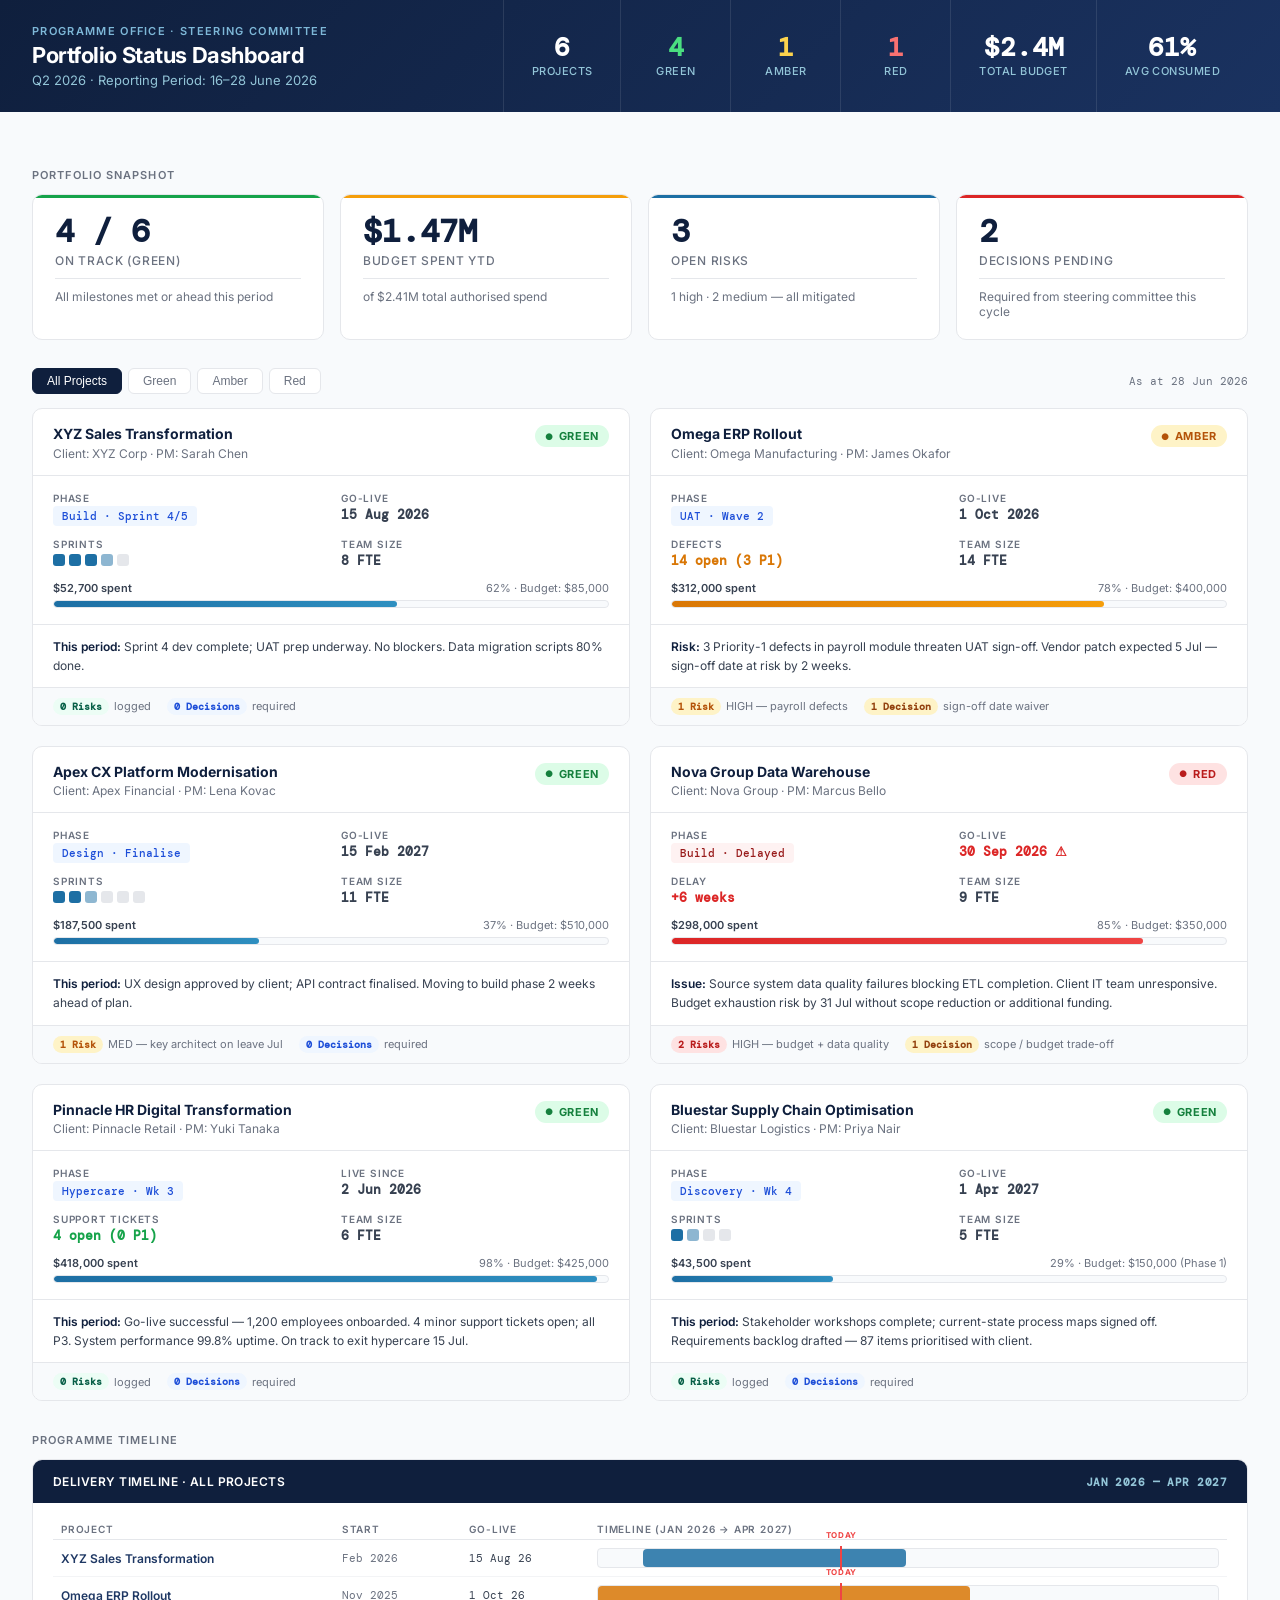
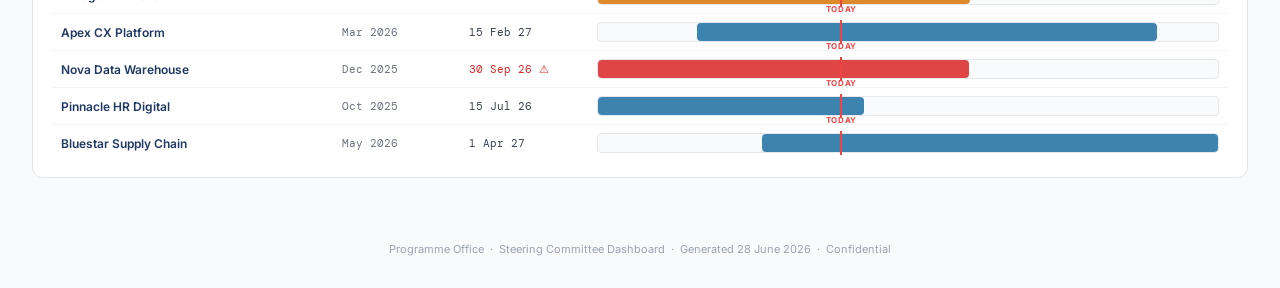
<file: Reference/portfolio_dashboard.html>
<!DOCTYPE html>
<html lang="en">
<head>
<meta charset="UTF-8"/>
<meta name="viewport" content="width=device-width, initial-scale=1.0"/>
<title>Programme Dashboard · Q2 2026</title>
<style>
  @import url('https://fonts.googleapis.com/css2?family=Inter:wght@300;400;500;600;700&family=DM+Mono:wght@400;500&display=swap');

  :root {
    --navy:   #0F1F3D;
    --navy2:  #1A3260;
    --teal:   #1D6FA4;
    --teal2:  #2E8FC0;
    --slate:  #374151;
    --muted:  #6B7280;
    --border: #E5E7EB;
    --bg:     #F8FAFC;
    --white:  #FFFFFF;
    --green:  #16A34A;
    --amber:  #D97706;
    --red:    #DC2626;
    --green-bg:  #DCFCE7;
    --amber-bg:  #FEF3C7;
    --red-bg:    #FEE2E2;
    --green-txt: #15803D;
    --amber-txt: #B45309;
    --red-txt:   #B91C1C;
  }

  *, *::before, *::after { box-sizing: border-box; margin: 0; padding: 0; }

  body {
    font-family: 'Inter', sans-serif;
    background: var(--bg);
    color: var(--slate);
    min-height: 100vh;
  }

  /* ── Top bar ─────────────────────────────── */
  header {
    background: linear-gradient(135deg, var(--navy) 0%, var(--navy2) 100%);
    padding: 0 32px;
    display: flex;
    align-items: stretch;
    justify-content: space-between;
    gap: 24px;
  }

  .header-left {
    padding: 24px 0;
  }

  .header-left .eyebrow {
    font-size: 11px;
    font-weight: 600;
    letter-spacing: 0.12em;
    text-transform: uppercase;
    color: #7EB8D8;
    margin-bottom: 4px;
  }

  .header-left h1 {
    font-size: 22px;
    font-weight: 700;
    color: #FFFFFF;
    letter-spacing: -0.02em;
    line-height: 1.2;
  }

  .header-left .sub {
    font-size: 13px;
    color: #93C5D8;
    margin-top: 4px;
  }

  .header-stats {
    display: flex;
    align-items: stretch;
    gap: 0;
  }

  .hstat {
    padding: 18px 28px;
    border-left: 1px solid rgba(255,255,255,0.1);
    display: flex;
    flex-direction: column;
    justify-content: center;
    text-align: center;
    min-width: 110px;
  }

  .hstat .val {
    font-size: 26px;
    font-weight: 700;
    color: #FFFFFF;
    line-height: 1;
    font-family: 'DM Mono', monospace;
  }

  .hstat .lbl {
    font-size: 11px;
    color: #93C5D8;
    margin-top: 4px;
    font-weight: 500;
    letter-spacing: 0.04em;
    text-transform: uppercase;
  }

  .hstat .val.green { color: #4ADE80; }
  .hstat .val.amber { color: #FCD34D; }
  .hstat .val.red   { color: #F87171; }

  /* ── Main layout ─────────────────────────── */
  main {
    padding: 28px 32px 48px;
    max-width: 1400px;
    margin: 0 auto;
  }

  /* ── Section label ─────────────────────────── */
  .section-label {
    font-size: 11px;
    font-weight: 600;
    letter-spacing: 0.1em;
    text-transform: uppercase;
    color: var(--muted);
    margin-bottom: 12px;
    margin-top: 28px;
  }

  /* ── Summary cards ────────────────────────── */
  .summary-grid {
    display: grid;
    grid-template-columns: repeat(4, 1fr);
    gap: 16px;
    margin-bottom: 8px;
  }

  .scard {
    background: var(--white);
    border: 1px solid var(--border);
    border-radius: 10px;
    padding: 20px 22px;
    position: relative;
    overflow: hidden;
  }

  .scard::before {
    content: '';
    position: absolute;
    top: 0; left: 0; right: 0;
    height: 3px;
    background: var(--teal);
  }

  .scard.green-accent::before { background: var(--green); }
  .scard.amber-accent::before { background: #F59E0B; }
  .scard.red-accent::before   { background: var(--red); }
  .scard.blue-accent::before  { background: var(--teal); }

  .scard .sc-val {
    font-size: 32px;
    font-weight: 700;
    font-family: 'DM Mono', monospace;
    line-height: 1;
    color: var(--navy);
  }

  .scard .sc-lbl {
    font-size: 12px;
    font-weight: 500;
    color: var(--muted);
    margin-top: 6px;
    text-transform: uppercase;
    letter-spacing: 0.06em;
  }

  .scard .sc-sub {
    font-size: 12px;
    color: var(--muted);
    margin-top: 10px;
    padding-top: 10px;
    border-top: 1px solid var(--border);
  }

  /* ── Project grid ─────────────────────────── */
  .projects-grid {
    display: grid;
    grid-template-columns: repeat(2, 1fr);
    gap: 20px;
  }

  .pcard {
    background: var(--white);
    border: 1px solid var(--border);
    border-radius: 10px;
    overflow: hidden;
    transition: box-shadow 0.2s;
  }

  .pcard:hover {
    box-shadow: 0 4px 20px rgba(0,0,0,0.08);
  }

  .pcard-header {
    padding: 16px 20px 14px;
    border-bottom: 1px solid var(--border);
    display: flex;
    align-items: flex-start;
    justify-content: space-between;
    gap: 12px;
  }

  .pcard-title {
    font-size: 14px;
    font-weight: 700;
    color: var(--navy);
    line-height: 1.3;
  }

  .pcard-client {
    font-size: 12px;
    color: var(--muted);
    margin-top: 2px;
    font-weight: 400;
  }

  .rag {
    display: inline-flex;
    align-items: center;
    gap: 5px;
    font-size: 11px;
    font-weight: 700;
    letter-spacing: 0.06em;
    text-transform: uppercase;
    padding: 4px 10px;
    border-radius: 20px;
    white-space: nowrap;
    flex-shrink: 0;
  }

  .rag.green { background: var(--green-bg); color: var(--green-txt); }
  .rag.amber { background: var(--amber-bg); color: var(--amber-txt); }
  .rag.red   { background: var(--red-bg);   color: var(--red-txt); }

  .rag::before {
    content: '●';
    font-size: 9px;
  }

  .pcard-body {
    padding: 16px 20px;
    display: grid;
    grid-template-columns: 1fr 1fr;
    gap: 12px 20px;
  }

  .pmeta {
    display: flex;
    flex-direction: column;
    gap: 2px;
  }

  .pmeta .pm-lbl {
    font-size: 10px;
    font-weight: 600;
    text-transform: uppercase;
    letter-spacing: 0.08em;
    color: var(--muted);
  }

  .pmeta .pm-val {
    font-size: 13px;
    font-weight: 600;
    color: var(--slate);
    font-family: 'DM Mono', monospace;
  }

  .pmeta .pm-val.plain {
    font-family: 'Inter', sans-serif;
    font-size: 12px;
  }

  /* Budget bar */
  .budget-bar-wrap {
    grid-column: 1 / -1;
  }

  .budget-bar-labels {
    display: flex;
    justify-content: space-between;
    font-size: 11px;
    color: var(--muted);
    margin-bottom: 5px;
  }

  .budget-bar-labels .spent {
    font-weight: 600;
    color: var(--slate);
  }

  .budget-track {
    background: var(--bg);
    border-radius: 4px;
    height: 8px;
    overflow: hidden;
    border: 1px solid var(--border);
  }

  .budget-fill {
    height: 100%;
    border-radius: 4px;
    transition: width 0.8s ease;
  }

  .budget-fill.ok     { background: linear-gradient(90deg, #1D6FA4, #2E8FC0); }
  .budget-fill.caution{ background: linear-gradient(90deg, #D97706, #F59E0B); }
  .budget-fill.over   { background: linear-gradient(90deg, #DC2626, #EF4444); }

  /* Phase pill */
  .phase-pill {
    display: inline-block;
    font-size: 11px;
    font-weight: 500;
    background: #EFF6FF;
    color: #1D4ED8;
    padding: 3px 9px;
    border-radius: 4px;
    font-family: 'DM Mono', monospace;
  }

  /* Sprint dots */
  .sprint-dots {
    display: flex;
    gap: 4px;
    align-items: center;
    margin-top: 2px;
  }

  .sdot {
    width: 12px;
    height: 12px;
    border-radius: 3px;
    background: var(--border);
  }

  .sdot.done  { background: var(--teal); }
  .sdot.active{ background: var(--teal); opacity: 0.5; }

  /* Risks & decisions strip */
  .pcard-footer {
    padding: 10px 20px;
    background: var(--bg);
    border-top: 1px solid var(--border);
    display: flex;
    gap: 16px;
    font-size: 11px;
    color: var(--muted);
  }

  .pf-item {
    display: flex;
    align-items: center;
    gap: 5px;
  }

  .pf-badge {
    font-size: 10px;
    font-weight: 700;
    padding: 2px 7px;
    border-radius: 10px;
    font-family: 'DM Mono', monospace;
  }

  .pf-badge.risk-0  { background: #ECFDF5; color: #065F46; }
  .pf-badge.risk-1  { background: var(--amber-bg); color: var(--amber-txt); }
  .pf-badge.risk-2p { background: var(--red-bg);   color: var(--red-txt); }
  .pf-badge.dec-0   { background: #EFF6FF; color: #1D4ED8; }
  .pf-badge.dec-1p  { background: #FEF3C7; color: #92400E; }

  .pcard-highlights {
    padding: 12px 20px;
    border-top: 1px solid var(--border);
    font-size: 12px;
    color: var(--slate);
    line-height: 1.6;
  }

  .pcard-highlights strong {
    color: var(--navy);
    font-weight: 600;
  }

  /* ── Timeline row ─────────────────────────── */
  .timeline-section {
    background: var(--white);
    border: 1px solid var(--border);
    border-radius: 10px;
    overflow: hidden;
    margin-top: 8px;
  }

  .tl-header {
    padding: 14px 20px;
    background: var(--navy);
    display: flex;
    align-items: center;
    justify-content: space-between;
  }

  .tl-header span {
    font-size: 12px;
    font-weight: 600;
    color: #FFFFFF;
    letter-spacing: 0.04em;
    text-transform: uppercase;
  }

  .tl-header .tl-period {
    font-size: 11px;
    color: #93C5D8;
    font-family: 'DM Mono', monospace;
  }

  .tl-body {
    padding: 16px 20px;
    overflow-x: auto;
  }

  .tl-table {
    width: 100%;
    border-collapse: collapse;
    min-width: 600px;
  }

  .tl-table th {
    font-size: 10px;
    font-weight: 600;
    color: var(--muted);
    text-transform: uppercase;
    letter-spacing: 0.08em;
    padding: 4px 8px;
    text-align: left;
    border-bottom: 1px solid var(--border);
  }

  .tl-table td {
    font-size: 12px;
    padding: 8px 8px;
    border-bottom: 1px solid #F3F4F6;
    vertical-align: middle;
  }

  .tl-table tr:last-child td { border-bottom: none; }

  .tl-bar-cell { width: 50%; }

  .tl-bar-track {
    position: relative;
    height: 20px;
    background: var(--bg);
    border-radius: 4px;
    overflow: visible;
    border: 1px solid var(--border);
  }

  .tl-bar-fill {
    position: absolute;
    top: 0; bottom: 0;
    border-radius: 4px;
    display: flex;
    align-items: center;
    padding-left: 6px;
    font-size: 10px;
    font-weight: 600;
    color: white;
    white-space: nowrap;
    overflow: hidden;
  }

  .tl-today {
    position: absolute;
    top: -3px; bottom: -3px;
    width: 2px;
    background: #EF4444;
    z-index: 10;
  }

  .tl-today::before {
    content: 'TODAY';
    position: absolute;
    top: -16px;
    left: 50%;
    transform: translateX(-50%);
    font-size: 8px;
    font-weight: 700;
    color: #EF4444;
    white-space: nowrap;
    letter-spacing: 0.08em;
  }

  /* ── Footer ────────────────────────────────── */
  footer {
    text-align: center;
    font-size: 11px;
    color: #9CA3AF;
    padding: 16px 32px 32px;
  }

  /* ── Filter tabs ────────────────────────────── */
  .filter-bar {
    display: flex;
    align-items: center;
    justify-content: space-between;
    margin-bottom: 14px;
    margin-top: 28px;
  }

  .filter-tabs {
    display: flex;
    gap: 6px;
  }

  .ftab {
    font-size: 12px;
    font-weight: 500;
    padding: 5px 14px;
    border-radius: 6px;
    border: 1px solid var(--border);
    background: var(--white);
    color: var(--muted);
    cursor: pointer;
    transition: all 0.15s;
  }

  .ftab:hover { border-color: var(--teal); color: var(--teal); }
  .ftab.active { background: var(--navy); color: white; border-color: var(--navy); }

  .report-date {
    font-size: 11px;
    color: var(--muted);
    font-family: 'DM Mono', monospace;
  }
</style>
</head>
<body>

<!-- ── Header ────────────────────────────────────────────── -->
<header>
  <div class="header-left">
    <div class="eyebrow">Programme Office · Steering Committee</div>
    <h1>Portfolio Status Dashboard</h1>
    <div class="sub">Q2 2026 · Reporting Period: 16–28 June 2026</div>
  </div>
  <div class="header-stats">
    <div class="hstat">
      <div class="val">6</div>
      <div class="lbl">Projects</div>
    </div>
    <div class="hstat">
      <div class="val green">4</div>
      <div class="lbl">Green</div>
    </div>
    <div class="hstat">
      <div class="val amber">1</div>
      <div class="lbl">Amber</div>
    </div>
    <div class="hstat">
      <div class="val red">1</div>
      <div class="lbl">Red</div>
    </div>
    <div class="hstat">
      <div class="val">$2.4M</div>
      <div class="lbl">Total Budget</div>
    </div>
    <div class="hstat">
      <div class="val">61%</div>
      <div class="lbl">Avg Consumed</div>
    </div>
  </div>
</header>

<main>

  <!-- ── Summary cards ──────────────────────────────────── -->
  <div class="section-label">Portfolio Snapshot</div>
  <div class="summary-grid">
    <div class="scard green-accent">
      <div class="sc-val">4 / 6</div>
      <div class="sc-lbl">On Track (Green)</div>
      <div class="sc-sub">All milestones met or ahead this period</div>
    </div>
    <div class="scard amber-accent">
      <div class="sc-val">$1.47M</div>
      <div class="sc-lbl">Budget Spent YTD</div>
      <div class="sc-sub">of $2.41M total authorised spend</div>
    </div>
    <div class="scard blue-accent">
      <div class="sc-val">3</div>
      <div class="sc-lbl">Open Risks</div>
      <div class="sc-sub">1 high · 2 medium — all mitigated</div>
    </div>
    <div class="scard red-accent">
      <div class="sc-val">2</div>
      <div class="sc-lbl">Decisions Pending</div>
      <div class="sc-sub">Required from steering committee this cycle</div>
    </div>
  </div>

  <!-- ── Filter ─────────────────────────────────────────── -->
  <div class="filter-bar">
    <div class="filter-tabs">
      <button class="ftab active" onclick="filterCards('all', this)">All Projects</button>
      <button class="ftab" onclick="filterCards('green', this)">Green</button>
      <button class="ftab" onclick="filterCards('amber', this)">Amber</button>
      <button class="ftab" onclick="filterCards('red', this)">Red</button>
    </div>
    <div class="report-date">As at 28 Jun 2026</div>
  </div>

  <!-- ── Project cards ──────────────────────────────────── -->
  <div class="projects-grid" id="projectsGrid">

    <!-- 1. XYZ Sales Transformation -->
    <div class="pcard" data-rag="green">
      <div class="pcard-header">
        <div>
          <div class="pcard-title">XYZ Sales Transformation</div>
          <div class="pcard-client">Client: XYZ Corp · PM: Sarah Chen</div>
        </div>
        <span class="rag green">Green</span>
      </div>
      <div class="pcard-body">
        <div class="pmeta">
          <span class="pm-lbl">Phase</span>
          <span class="pm-val"><span class="phase-pill">Build · Sprint 4/5</span></span>
        </div>
        <div class="pmeta">
          <span class="pm-lbl">Go-Live</span>
          <span class="pm-val">15 Aug 2026</span>
        </div>
        <div class="pmeta">
          <span class="pm-lbl">Sprints</span>
          <div class="sprint-dots">
            <div class="sdot done"></div><div class="sdot done"></div>
            <div class="sdot done"></div><div class="sdot active"></div>
            <div class="sdot"></div>
          </div>
        </div>
        <div class="pmeta">
          <span class="pm-lbl">Team Size</span>
          <span class="pm-val">8 FTE</span>
        </div>
        <div class="budget-bar-wrap">
          <div class="budget-bar-labels">
            <span class="spent">$52,700 spent</span>
            <span>62% · Budget: $85,000</span>
          </div>
          <div class="budget-track"><div class="budget-fill ok" style="width:62%"></div></div>
        </div>
      </div>
      <div class="pcard-highlights">
        <strong>This period:</strong> Sprint 4 dev complete; UAT prep underway. No blockers. Data migration scripts 80% done.
      </div>
      <div class="pcard-footer">
        <div class="pf-item"><span class="pf-badge risk-0">0 Risks</span> logged</div>
        <div class="pf-item"><span class="pf-badge dec-0">0 Decisions</span> required</div>
      </div>
    </div>

    <!-- 2. Omega ERP Rollout -->
    <div class="pcard" data-rag="amber">
      <div class="pcard-header">
        <div>
          <div class="pcard-title">Omega ERP Rollout</div>
          <div class="pcard-client">Client: Omega Manufacturing · PM: James Okafor</div>
        </div>
        <span class="rag amber">Amber</span>
      </div>
      <div class="pcard-body">
        <div class="pmeta">
          <span class="pm-lbl">Phase</span>
          <span class="pm-val"><span class="phase-pill">UAT · Wave 2</span></span>
        </div>
        <div class="pmeta">
          <span class="pm-lbl">Go-Live</span>
          <span class="pm-val">1 Oct 2026</span>
        </div>
        <div class="pmeta">
          <span class="pm-lbl">Defects</span>
          <span class="pm-val" style="color:#D97706">14 open (3 P1)</span>
        </div>
        <div class="pmeta">
          <span class="pm-lbl">Team Size</span>
          <span class="pm-val">14 FTE</span>
        </div>
        <div class="budget-bar-wrap">
          <div class="budget-bar-labels">
            <span class="spent">$312,000 spent</span>
            <span>78% · Budget: $400,000</span>
          </div>
          <div class="budget-track"><div class="budget-fill caution" style="width:78%"></div></div>
        </div>
      </div>
      <div class="pcard-highlights">
        <strong>Risk:</strong> 3 Priority-1 defects in payroll module threaten UAT sign-off. Vendor patch expected 5 Jul — sign-off date at risk by 2 weeks.
      </div>
      <div class="pcard-footer">
        <div class="pf-item"><span class="pf-badge risk-1">1 Risk</span> HIGH — payroll defects</div>
        <div class="pf-item"><span class="pf-badge dec-1p">1 Decision</span> sign-off date waiver</div>
      </div>
    </div>

    <!-- 3. Apex CX Platform -->
    <div class="pcard" data-rag="green">
      <div class="pcard-header">
        <div>
          <div class="pcard-title">Apex CX Platform Modernisation</div>
          <div class="pcard-client">Client: Apex Financial · PM: Lena Kovac</div>
        </div>
        <span class="rag green">Green</span>
      </div>
      <div class="pcard-body">
        <div class="pmeta">
          <span class="pm-lbl">Phase</span>
          <span class="pm-val"><span class="phase-pill">Design · Finalise</span></span>
        </div>
        <div class="pmeta">
          <span class="pm-lbl">Go-Live</span>
          <span class="pm-val">15 Feb 2027</span>
        </div>
        <div class="pmeta">
          <span class="pm-lbl">Sprints</span>
          <div class="sprint-dots">
            <div class="sdot done"></div><div class="sdot done"></div>
            <div class="sdot active"></div><div class="sdot"></div>
            <div class="sdot"></div><div class="sdot"></div>
          </div>
        </div>
        <div class="pmeta">
          <span class="pm-lbl">Team Size</span>
          <span class="pm-val">11 FTE</span>
        </div>
        <div class="budget-bar-wrap">
          <div class="budget-bar-labels">
            <span class="spent">$187,500 spent</span>
            <span>37% · Budget: $510,000</span>
          </div>
          <div class="budget-track"><div class="budget-fill ok" style="width:37%"></div></div>
        </div>
      </div>
      <div class="pcard-highlights">
        <strong>This period:</strong> UX design approved by client; API contract finalised. Moving to build phase 2 weeks ahead of plan.
      </div>
      <div class="pcard-footer">
        <div class="pf-item"><span class="pf-badge risk-1">1 Risk</span> MED — key architect on leave Jul</div>
        <div class="pf-item"><span class="pf-badge dec-0">0 Decisions</span> required</div>
      </div>
    </div>

    <!-- 4. Nova Data Warehouse -->
    <div class="pcard" data-rag="red">
      <div class="pcard-header">
        <div>
          <div class="pcard-title">Nova Group Data Warehouse</div>
          <div class="pcard-client">Client: Nova Group · PM: Marcus Bello</div>
        </div>
        <span class="rag red">Red</span>
      </div>
      <div class="pcard-body">
        <div class="pmeta">
          <span class="pm-lbl">Phase</span>
          <span class="pm-val"><span class="phase-pill" style="background:#FEF2F2;color:#991B1B">Build · Delayed</span></span>
        </div>
        <div class="pmeta">
          <span class="pm-lbl">Go-Live</span>
          <span class="pm-val" style="color:#DC2626">30 Sep 2026 ⚠</span>
        </div>
        <div class="pmeta">
          <span class="pm-lbl">Delay</span>
          <span class="pm-val" style="color:#DC2626">+6 weeks</span>
        </div>
        <div class="pmeta">
          <span class="pm-lbl">Team Size</span>
          <span class="pm-val">9 FTE</span>
        </div>
        <div class="budget-bar-wrap">
          <div class="budget-bar-labels">
            <span class="spent">$298,000 spent</span>
            <span>85% · Budget: $350,000</span>
          </div>
          <div class="budget-track"><div class="budget-fill over" style="width:85%"></div></div>
        </div>
      </div>
      <div class="pcard-highlights">
        <strong>Issue:</strong> Source system data quality failures blocking ETL completion. Client IT team unresponsive. Budget exhaustion risk by 31 Jul without scope reduction or additional funding.
      </div>
      <div class="pcard-footer">
        <div class="pf-item"><span class="pf-badge risk-2p">2 Risks</span> HIGH — budget + data quality</div>
        <div class="pf-item"><span class="pf-badge dec-1p">1 Decision</span> scope / budget trade-off</div>
      </div>
    </div>

    <!-- 5. Pinnacle HR Digital -->
    <div class="pcard" data-rag="green">
      <div class="pcard-header">
        <div>
          <div class="pcard-title">Pinnacle HR Digital Transformation</div>
          <div class="pcard-client">Client: Pinnacle Retail · PM: Yuki Tanaka</div>
        </div>
        <span class="rag green">Green</span>
      </div>
      <div class="pcard-body">
        <div class="pmeta">
          <span class="pm-lbl">Phase</span>
          <span class="pm-val"><span class="phase-pill">Hypercare · Wk 3</span></span>
        </div>
        <div class="pmeta">
          <span class="pm-lbl">Live Since</span>
          <span class="pm-val">2 Jun 2026</span>
        </div>
        <div class="pmeta">
          <span class="pm-lbl">Support Tickets</span>
          <span class="pm-val" style="color:#16A34A">4 open (0 P1)</span>
        </div>
        <div class="pmeta">
          <span class="pm-lbl">Team Size</span>
          <span class="pm-val">6 FTE</span>
        </div>
        <div class="budget-bar-wrap">
          <div class="budget-bar-labels">
            <span class="spent">$418,000 spent</span>
            <span>98% · Budget: $425,000</span>
          </div>
          <div class="budget-track"><div class="budget-fill ok" style="width:98%"></div></div>
        </div>
      </div>
      <div class="pcard-highlights">
        <strong>This period:</strong> Go-live successful — 1,200 employees onboarded. 4 minor support tickets open; all P3. System performance 99.8% uptime. On track to exit hypercare 15 Jul.
      </div>
      <div class="pcard-footer">
        <div class="pf-item"><span class="pf-badge risk-0">0 Risks</span> logged</div>
        <div class="pf-item"><span class="pf-badge dec-0">0 Decisions</span> required</div>
      </div>
    </div>

    <!-- 6. Bluestar Supply Chain -->
    <div class="pcard" data-rag="green">
      <div class="pcard-header">
        <div>
          <div class="pcard-title">Bluestar Supply Chain Optimisation</div>
          <div class="pcard-client">Client: Bluestar Logistics · PM: Priya Nair</div>
        </div>
        <span class="rag green">Green</span>
      </div>
      <div class="pcard-body">
        <div class="pmeta">
          <span class="pm-lbl">Phase</span>
          <span class="pm-val"><span class="phase-pill">Discovery · Wk 4</span></span>
        </div>
        <div class="pmeta">
          <span class="pm-lbl">Go-Live</span>
          <span class="pm-val">1 Apr 2027</span>
        </div>
        <div class="pmeta">
          <span class="pm-lbl">Sprints</span>
          <div class="sprint-dots">
            <div class="sdot done"></div><div class="sdot active"></div>
            <div class="sdot"></div><div class="sdot"></div>
          </div>
        </div>
        <div class="pmeta">
          <span class="pm-lbl">Team Size</span>
          <span class="pm-val">5 FTE</span>
        </div>
        <div class="budget-bar-wrap">
          <div class="budget-bar-labels">
            <span class="spent">$43,500 spent</span>
            <span>29% · Budget: $150,000 (Phase 1)</span>
          </div>
          <div class="budget-track"><div class="budget-fill ok" style="width:29%"></div></div>
        </div>
      </div>
      <div class="pcard-highlights">
        <strong>This period:</strong> Stakeholder workshops complete; current-state process maps signed off. Requirements backlog drafted — 87 items prioritised with client.
      </div>
      <div class="pcard-footer">
        <div class="pf-item"><span class="pf-badge risk-0">0 Risks</span> logged</div>
        <div class="pf-item"><span class="pf-badge dec-0">0 Decisions</span> required</div>
      </div>
    </div>

  </div><!-- /projects-grid -->

  <!-- ── Timeline ──────────────────────────────────────── -->
  <div class="section-label" style="margin-top:32px">Programme Timeline</div>
  <div class="timeline-section">
    <div class="tl-header">
      <span>Delivery Timeline · All Projects</span>
      <span class="tl-period">Jan 2026 — Apr 2027</span>
    </div>
    <div class="tl-body">
      <table class="tl-table">
        <colgroup>
          <col style="width:22%">
          <col style="width:10%">
          <col style="width:10%">
          <col class="tl-bar-cell">
        </colgroup>
        <thead>
          <tr>
            <th>Project</th>
            <th>Start</th>
            <th>Go-Live</th>
            <th>Timeline (Jan 2026 → Apr 2027)</th>
          </tr>
        </thead>
        <tbody id="tlBody"></tbody>
      </table>
    </div>
  </div>

</main>

<footer>
  Programme Office &nbsp;·&nbsp; Steering Committee Dashboard &nbsp;·&nbsp; Generated 28 June 2026 &nbsp;·&nbsp; Confidential
</footer>

<script>
  // ── Timeline data & render ─────────────────────────────
  const TL_START = new Date('2026-01-01');
  const TL_END   = new Date('2027-04-01');
  const TL_SPAN  = TL_END - TL_START;
  const TODAY    = new Date('2026-06-28');

  const projects = [
    { name: 'XYZ Sales Transformation', start: '2026-02-03', end: '2026-08-15', rag: 'green' },
    { name: 'Omega ERP Rollout',         start: '2025-11-01', end: '2026-10-01', rag: 'amber' },
    { name: 'Apex CX Platform',          start: '2026-03-15', end: '2027-02-15', rag: 'green' },
    { name: 'Nova Data Warehouse',       start: '2025-12-01', end: '2026-09-30', rag: 'red'   },
    { name: 'Pinnacle HR Digital',       start: '2025-10-01', end: '2026-07-15', rag: 'green' },
    { name: 'Bluestar Supply Chain',     start: '2026-05-01', end: '2027-04-01', rag: 'green' },
  ];

  const startLabels = { 'XYZ Sales Transformation':'Feb 2026','Omega ERP Rollout':'Nov 2025','Apex CX Platform':'Mar 2026','Nova Data Warehouse':'Dec 2025','Pinnacle HR Digital':'Oct 2025','Bluestar Supply Chain':'May 2026' };
  const endLabels   = { 'XYZ Sales Transformation':'15 Aug 26','Omega ERP Rollout':'1 Oct 26','Apex CX Platform':'15 Feb 27','Nova Data Warehouse':'30 Sep 26 ⚠','Pinnacle HR Digital':'15 Jul 26','Bluestar Supply Chain':'1 Apr 27' };

  const colors = { green:'#1D6FA4', amber:'#D97706', red:'#DC2626' };

  function pct(date) {
    const d = new Date(date);
    const clamped = Math.max(TL_START, Math.min(TL_END, d));
    return ((clamped - TL_START) / TL_SPAN * 100).toFixed(1);
  }

  const todayPct = pct(TODAY);
  const tbody = document.getElementById('tlBody');

  projects.forEach(p => {
    const left  = parseFloat(pct(p.start));
    const right = parseFloat(pct(p.end));
    const width = Math.max(right - left, 1);
    const color = colors[p.rag];

    const row = document.createElement('tr');
    row.innerHTML = `
      <td style="font-weight:600;font-size:12px;color:#1F3864">${p.name}</td>
      <td style="font-family:'DM Mono',monospace;font-size:11px;color:#6B7280">${startLabels[p.name]}</td>
      <td style="font-family:'DM Mono',monospace;font-size:11px;color:${p.rag==='red'?'#DC2626':'#374151'}">${endLabels[p.name]}</td>
      <td>
        <div class="tl-bar-track">
          <div class="tl-bar-fill" style="left:${left}%;width:${width}%;background:${color};opacity:0.85"></div>
          <div class="tl-today" style="left:${todayPct}%"></div>
        </div>
      </td>`;
    tbody.appendChild(row);
  });

  // ── Filter ─────────────────────────────────────────────
  function filterCards(rag, btn) {
    document.querySelectorAll('.ftab').forEach(t => t.classList.remove('active'));
    btn.classList.add('active');
    document.querySelectorAll('.pcard').forEach(c => {
      c.style.display = (rag === 'all' || c.dataset.rag === rag) ? '' : 'none';
    });
  }
</script>
</body>
</html>
</file>
